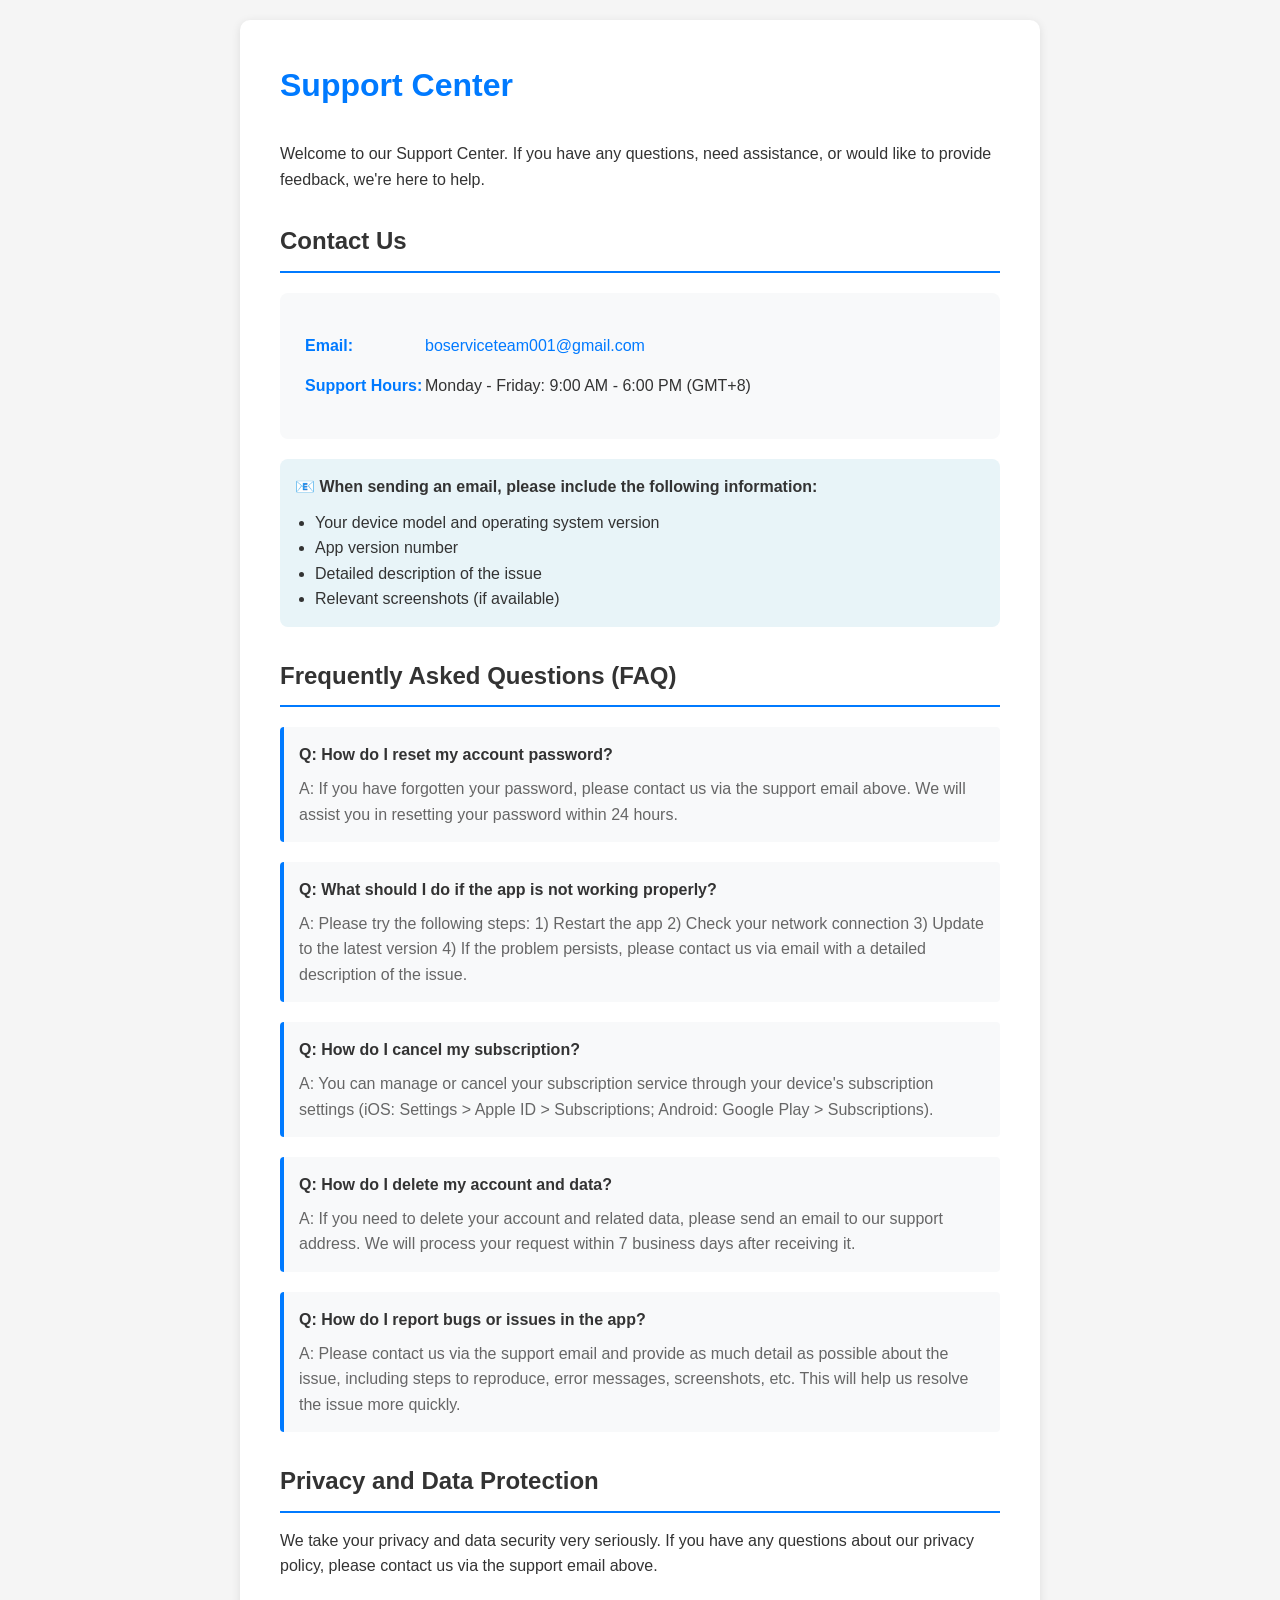
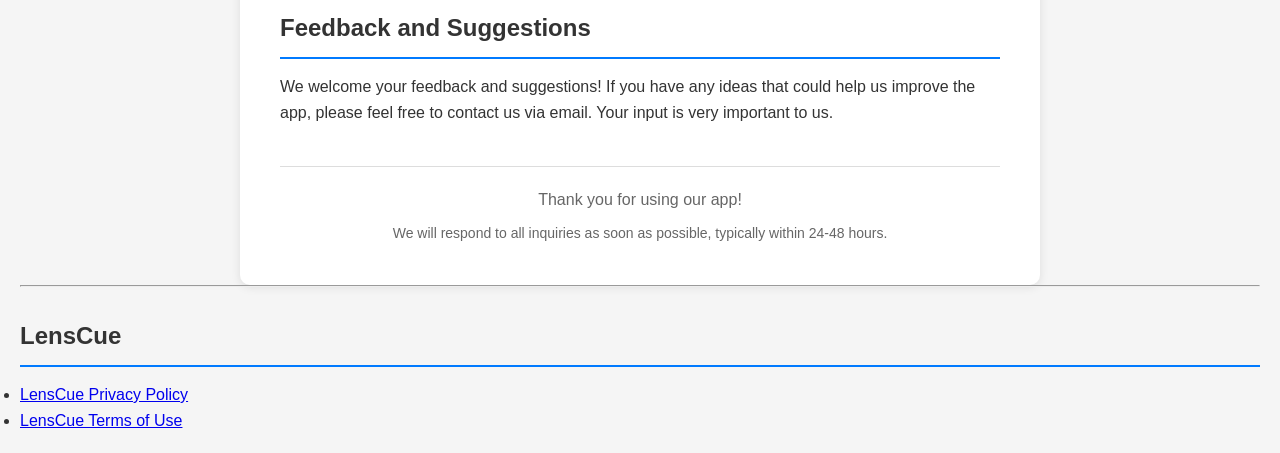
<file: index.html>
<!DOCTYPE html>
<html lang="en">
<head>
    <meta charset="UTF-8">
    <meta name="viewport" content="width=device-width, initial-scale=1.0">
    <title>Support Center - Contact Us</title>
    <style>
        * {
            margin: 0;
            padding: 0;
            box-sizing: border-box;
        }
        
        body {
            font-family: -apple-system, BlinkMacSystemFont, 'Segoe UI', Roboto, 'Helvetica Neue', Arial, sans-serif;
            line-height: 1.6;
            color: #333;
            background-color: #f5f5f5;
            padding: 20px;
        }
        
        .container {
            max-width: 800px;
            margin: 0 auto;
            background: white;
            padding: 40px;
            border-radius: 10px;
            box-shadow: 0 2px 10px rgba(0,0,0,0.1);
        }
        
        h1 {
            color: #007AFF;
            margin-bottom: 30px;
            font-size: 32px;
        }
        
        h2 {
            color: #333;
            margin-top: 30px;
            margin-bottom: 15px;
            font-size: 24px;
            border-bottom: 2px solid #007AFF;
            padding-bottom: 10px;
        }
        
        .contact-section {
            background: #f8f9fa;
            padding: 25px;
            border-radius: 8px;
            margin: 20px 0;
        }
        
        .contact-item {
            margin: 15px 0;
            display: flex;
            align-items: center;
        }
        
        .contact-item strong {
            min-width: 120px;
            color: #007AFF;
        }
        
        .contact-item a {
            color: #007AFF;
            text-decoration: none;
        }
        
        .contact-item a:hover {
            text-decoration: underline;
        }
        
        .faq-item {
            margin: 20px 0;
            padding: 15px;
            background: #f8f9fa;
            border-left: 4px solid #007AFF;
            border-radius: 4px;
        }
        
        .faq-question {
            font-weight: bold;
            color: #333;
            margin-bottom: 8px;
        }
        
        .faq-answer {
            color: #666;
        }
        
        .support-hours {
            background: #e8f4f8;
            padding: 15px;
            border-radius: 8px;
            margin: 20px 0;
        }
        
        .button {
            display: inline-block;
            background: #007AFF;
            color: white;
            padding: 12px 24px;
            border-radius: 6px;
            text-decoration: none;
            margin-top: 10px;
            transition: background 0.3s;
        }
        
        .button:hover {
            background: #0056b3;
        }
        
        @media (max-width: 600px) {
            .container {
                padding: 20px;
            }
            
            h1 {
                font-size: 24px;
            }
            
            .contact-item {
                flex-direction: column;
                align-items: flex-start;
            }
            
            .contact-item strong {
                margin-bottom: 5px;
            }
        }
    </style>
</head>
<body>
    <div class="container">
        <h1>Support Center</h1>
        <p>Welcome to our Support Center. If you have any questions, need assistance, or would like to provide feedback, we're here to help.</p>
        
        <h2>Contact Us</h2>
        <div class="contact-section">
            <div class="contact-item">
                <strong>Email:</strong>
                <a href="mailto:boserviceteam001@gmail.com">boserviceteam001@gmail.com</a>
            </div>
            <div class="contact-item">
                <strong>Support Hours:</strong>
                <span>Monday - Friday: 9:00 AM - 6:00 PM (GMT+8)</span>
            </div>
        </div>
        
        <div class="support-hours">
            <p><strong>📧 When sending an email, please include the following information:</strong></p>
            <ul style="margin-left: 20px; margin-top: 10px;">
                <li>Your device model and operating system version</li>
                <li>App version number</li>
                <li>Detailed description of the issue</li>
                <li>Relevant screenshots (if available)</li>
            </ul>
        </div>
        
        <h2>Frequently Asked Questions (FAQ)</h2>
        
        <div class="faq-item">
            <div class="faq-question">Q: How do I reset my account password?</div>
            <div class="faq-answer">A: If you have forgotten your password, please contact us via the support email above. We will assist you in resetting your password within 24 hours.</div>
        </div>
        
        <div class="faq-item">
            <div class="faq-question">Q: What should I do if the app is not working properly?</div>
            <div class="faq-answer">A: Please try the following steps: 1) Restart the app 2) Check your network connection 3) Update to the latest version 4) If the problem persists, please contact us via email with a detailed description of the issue.</div>
        </div>
        
        <div class="faq-item">
            <div class="faq-question">Q: How do I cancel my subscription?</div>
            <div class="faq-answer">A: You can manage or cancel your subscription service through your device's subscription settings (iOS: Settings > Apple ID > Subscriptions; Android: Google Play > Subscriptions).</div>
        </div>
        
        <div class="faq-item">
            <div class="faq-question">Q: How do I delete my account and data?</div>
            <div class="faq-answer">A: If you need to delete your account and related data, please send an email to our support address. We will process your request within 7 business days after receiving it.</div>
        </div>
        
        <div class="faq-item">
            <div class="faq-question">Q: How do I report bugs or issues in the app?</div>
            <div class="faq-answer">A: Please contact us via the support email and provide as much detail as possible about the issue, including steps to reproduce, error messages, screenshots, etc. This will help us resolve the issue more quickly.</div>
        </div>
        
        <h2>Privacy and Data Protection</h2>
        <p>We take your privacy and data security very seriously. If you have any questions about our privacy policy, please contact us via the support email above.</p>
        
        <h2>Feedback and Suggestions</h2>
        <p>We welcome your feedback and suggestions! If you have any ideas that could help us improve the app, please feel free to contact us via email. Your input is very important to us.</p>
        
        <div style="margin-top: 40px; padding-top: 20px; border-top: 1px solid #ddd; text-align: center; color: #666;">
            <p>Thank you for using our app!</p>
            <p style="margin-top: 10px; font-size: 14px;">We will respond to all inquiries as soon as possible, typically within 24-48 hours.</p>
        </div>
    </div>
  <hr>
  <h2>LensCue</h2>
  <ul>
    <li><a href="lenscue/privacy.html">LensCue Privacy Policy</a></li>
    <li><a href="lenscue/terms.html">LensCue Terms of Use</a></li>
  </ul>
</body>
</html>
</file>
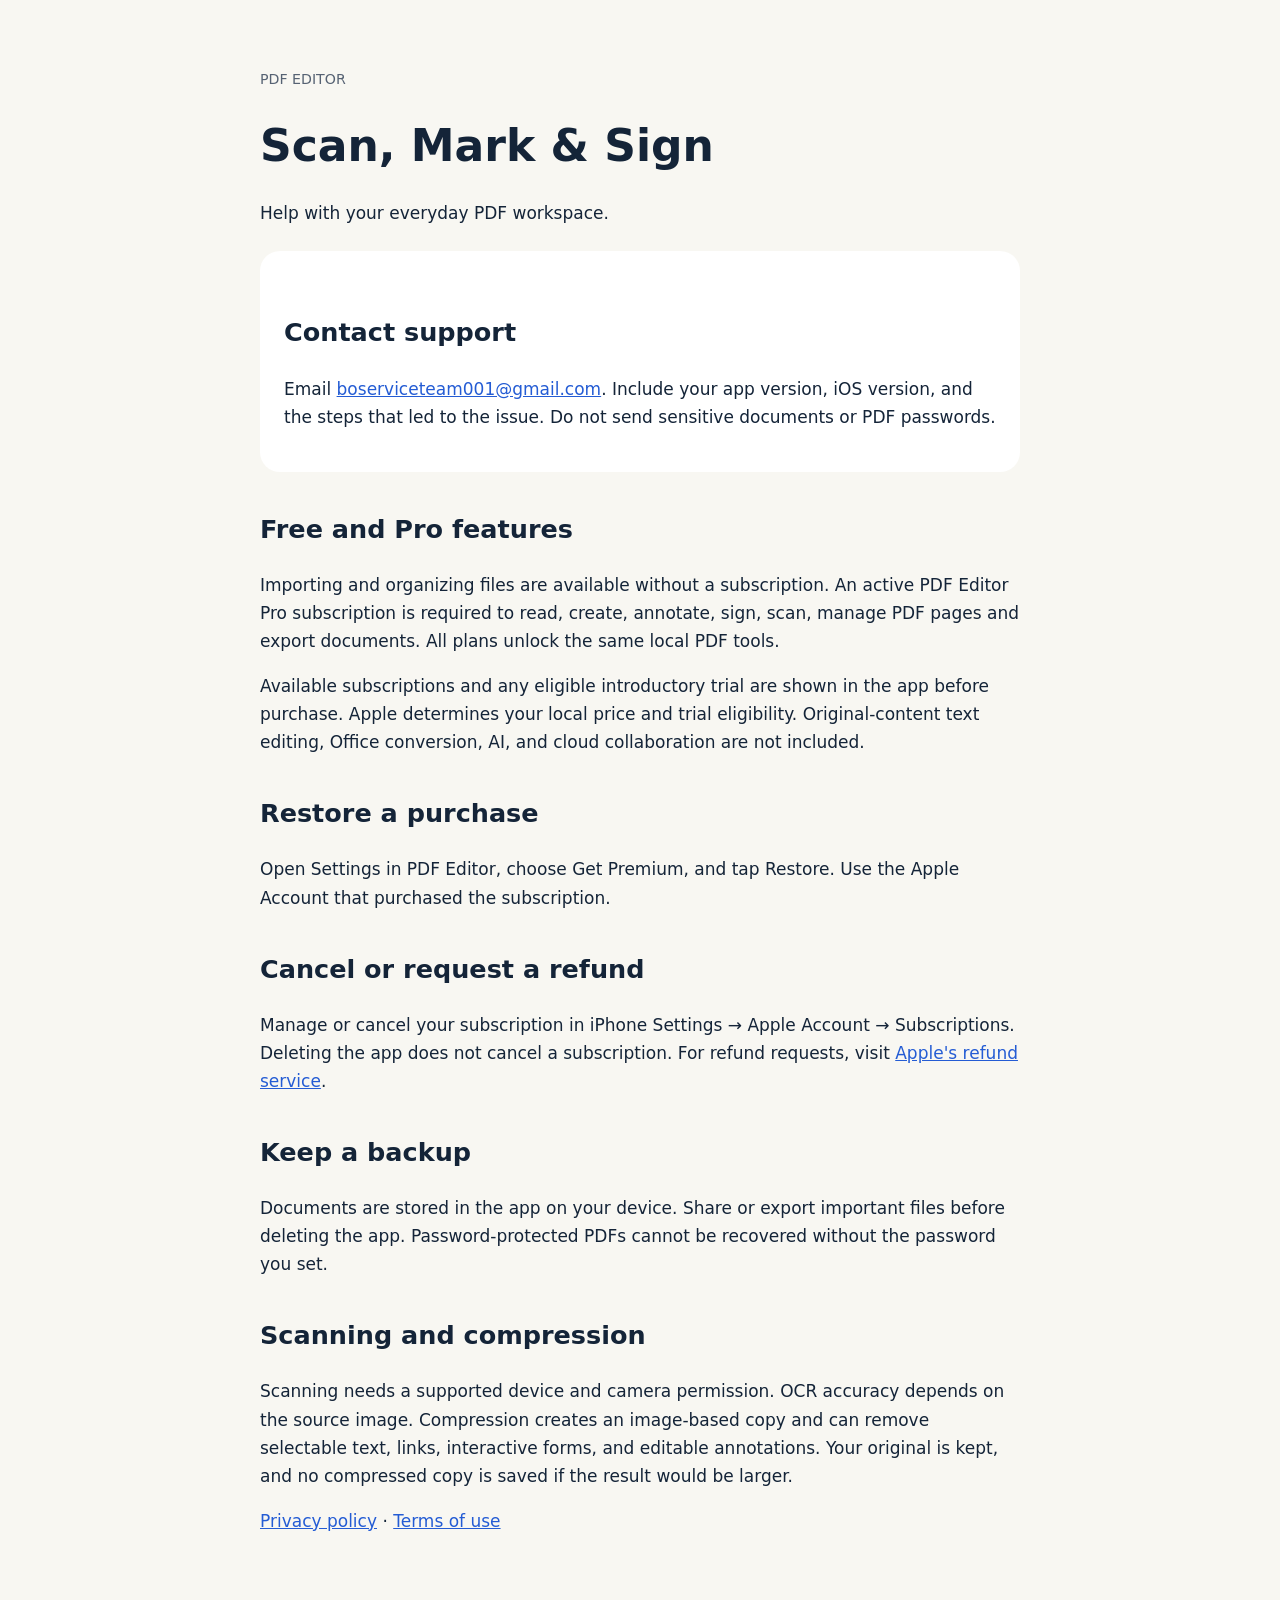
<file: pdf-editor/index.html>
<!doctype html><html lang="en"><meta charset="utf-8"><meta name="viewport" content="width=device-width,initial-scale=1"><title>PDF Editor Support</title><style>body{margin:0;background:#f8f7f2;color:#142438;font:17px/1.65 system-ui}main{max-width:760px;margin:auto;padding:64px 24px}h1{font-size:44px;line-height:1.1}h2{margin-top:36px}a{color:#245cd4}.card{background:white;border-radius:20px;padding:24px;margin:24px 0}small{color:#566273}</style><main><small>PDF EDITOR</small><h1>Scan, Mark &amp; Sign</h1><p>Help with your everyday PDF workspace.</p><div class="card"><h2>Contact support</h2><p>Email <a href="mailto:boserviceteam001@gmail.com?subject=PDF%20Editor%20Support">boserviceteam001@gmail.com</a>. Include your app version, iOS version, and the steps that led to the issue. Do not send sensitive documents or PDF passwords.</p></div><h2>Free and Pro features</h2><p>Importing and organizing files are available without a subscription. An active PDF Editor Pro subscription is required to read, create, annotate, sign, scan, manage PDF pages and export documents. All plans unlock the same local PDF tools.</p><p>Available subscriptions and any eligible introductory trial are shown in the app before purchase. Apple determines your local price and trial eligibility. Original-content text editing, Office conversion, AI, and cloud collaboration are not included.</p><h2>Restore a purchase</h2><p>Open Settings in PDF Editor, choose Get Premium, and tap Restore. Use the Apple Account that purchased the subscription.</p><h2>Cancel or request a refund</h2><p>Manage or cancel your subscription in iPhone Settings → Apple Account → Subscriptions. Deleting the app does not cancel a subscription. For refund requests, visit <a href="https://reportaproblem.apple.com/">Apple's refund service</a>.</p><h2>Keep a backup</h2><p>Documents are stored in the app on your device. Share or export important files before deleting the app. Password-protected PDFs cannot be recovered without the password you set.</p><h2>Scanning and compression</h2><p>Scanning needs a supported device and camera permission. OCR accuracy depends on the source image. Compression creates an image-based copy and can remove selectable text, links, interactive forms, and editable annotations. Your original is kept, and no compressed copy is saved if the result would be larger.</p><p><a href="privacy.html">Privacy policy</a> · <a href="https://www.apple.com/legal/internet-services/itunes/dev/stdeula/">Terms of use</a></p></main></html>
</file>
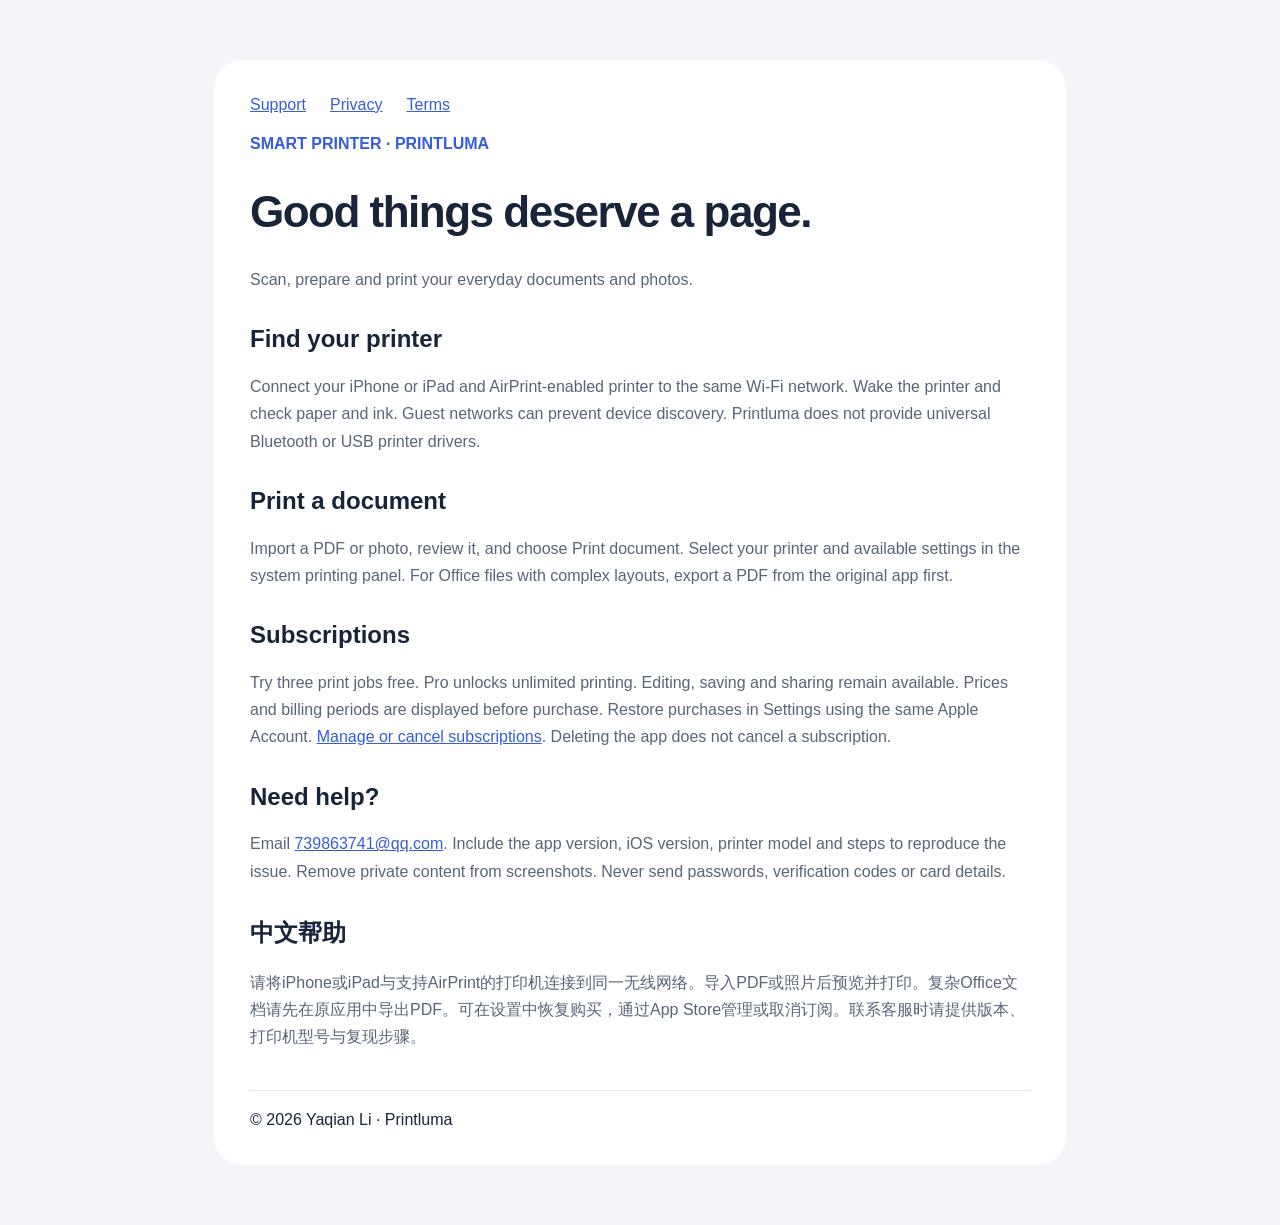
<file: printluma/index.html>
<!doctype html><html lang="en"><head><meta charset="utf-8"><meta name="viewport" content="width=device-width,initial-scale=1"><title>Printluma · index</title><style>body{font-family:-apple-system,BlinkMacSystemFont,sans-serif;background:#f3f5f9;color:#18243a;margin:0}main{max-width:780px;margin:60px auto;padding:36px;background:white;border-radius:28px}h1{font-size:44px;letter-spacing:-1.5px}h2{margin-top:32px}p,li{line-height:1.7;color:#586579}a{color:#345de0}nav{display:flex;gap:24px}.tag{color:#345de0;font-weight:700}footer{margin-top:40px;border-top:1px solid #e1e7f0;padding-top:20px}@media(max-width:600px){main{margin:12px;padding:24px}h1{font-size:34px}}</style></head><body><main><nav><a href="./">Support</a><a href="privacy.html">Privacy</a><a href="terms.html">Terms</a></nav><p class="tag">SMART PRINTER · PRINTLUMA</p><h1>Good things deserve a page.</h1><p>Scan, prepare and print your everyday documents and photos.</p><h2>Find your printer</h2><p>Connect your iPhone or iPad and AirPrint-enabled printer to the same Wi-Fi network. Wake the printer and check paper and ink. Guest networks can prevent device discovery. Printluma does not provide universal Bluetooth or USB printer drivers.</p><h2>Print a document</h2><p>Import a PDF or photo, review it, and choose Print document. Select your printer and available settings in the system printing panel. For Office files with complex layouts, export a PDF from the original app first.</p><h2>Subscriptions</h2><p>Try three print jobs free. Pro unlocks unlimited printing. Editing, saving and sharing remain available. Prices and billing periods are displayed before purchase. Restore purchases in Settings using the same Apple Account. <a href="https://apps.apple.com/account/subscriptions">Manage or cancel subscriptions</a>. Deleting the app does not cancel a subscription.</p><h2>Need help?</h2><p>Email <a href="mailto:739863741@qq.com">739863741@qq.com</a>. Include the app version, iOS version, printer model and steps to reproduce the issue. Remove private content from screenshots. Never send passwords, verification codes or card details.</p><h2>中文帮助</h2><p>请将iPhone或iPad与支持AirPrint的打印机连接到同一无线网络。导入PDF或照片后预览并打印。复杂Office文档请先在原应用中导出PDF。可在设置中恢复购买，通过App Store管理或取消订阅。联系客服时请提供版本、打印机型号与复现步骤。</p><footer>© 2026 Yaqian Li · Printluma</footer></main></body></html>
</file>
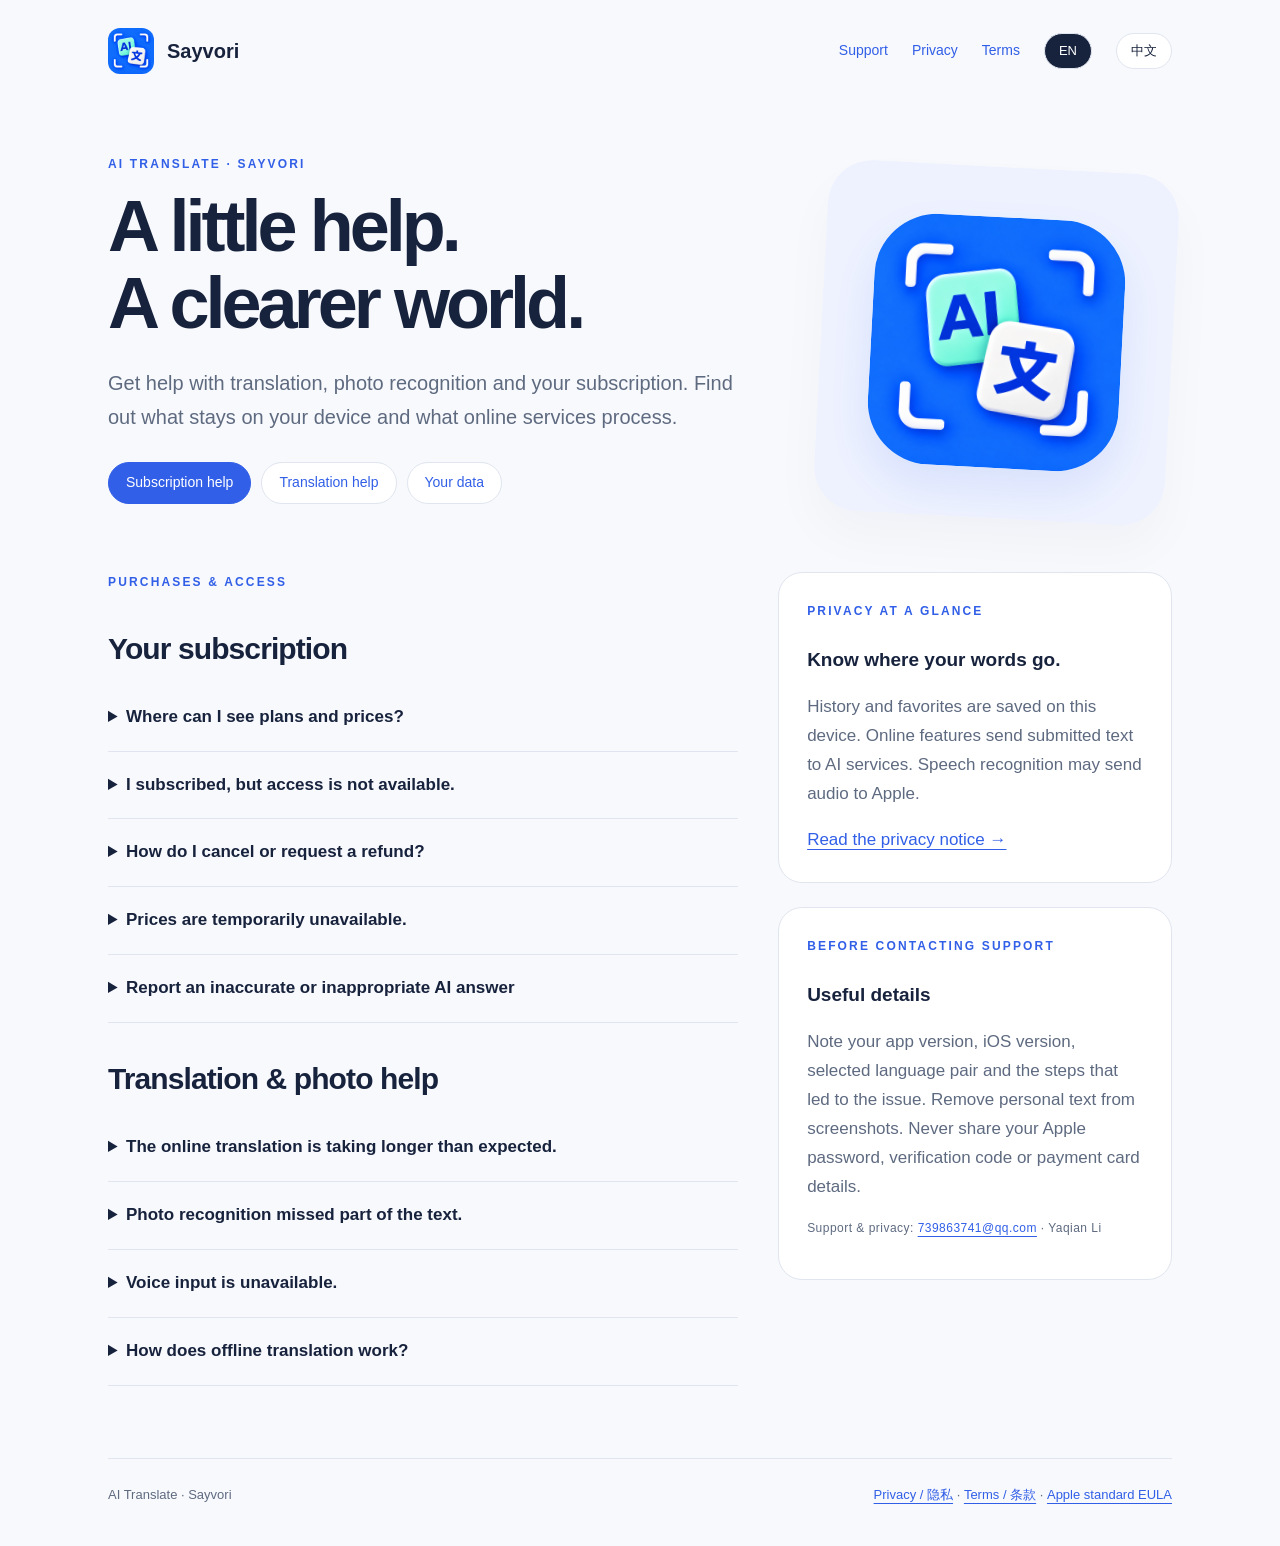
<file: sayvori/index.html>
<!doctype html><html lang="en"><head><meta charset="utf-8"><meta name="viewport" content="width=device-width,initial-scale=1"><title>Sayvori — Support</title><meta name="description" content="Help with Sayvori photo, text and voice translation, subscriptions and privacy."><link rel="icon" href="assets/icon.png"><link rel="stylesheet" href="styles.css"><script defer src="site.js"></script></head><body>
<header><a class="brand" href="index.html"><img src="assets/icon.png" alt="Sayvori icon">Sayvori</a><nav aria-label="Main navigation"><a href="index.html"><span data-lang="en">Support</span><span data-lang="zh" hidden>使用帮助</span></a><a href="privacy.html"><span data-lang="en">Privacy</span><span data-lang="zh" hidden>隐私</span></a><a href="terms.html"><span data-lang="en">Terms</span><span data-lang="zh" hidden>条款</span></a><button class="lang" data-set-lang="en" aria-pressed="true">EN</button><button class="lang" data-set-lang="zh" aria-pressed="false">中文</button></nav></header>

<section class="hero"><div><div class="eyebrow">AI Translate · Sayvori</div><h1 data-lang="en">A little help.<br>A clearer world.</h1><h1 data-lang="zh" hidden>读懂世界，<br>从这里开始。</h1><p class="lede" data-lang="en">Get help with translation, photo recognition and your subscription. Find out what stays on your device and what online services process.</p><p class="lede" data-lang="zh" hidden>了解翻译、拍照识别与订阅的使用方法，以及哪些内容保存在设备上、哪些内容会交给在线服务处理。</p><div class="shortcuts"><a class="pill primary" href="#subscriptions"><span data-lang="en">Subscription help</span><span data-lang="zh" hidden>订阅帮助</span></a><a class="pill" href="#translation"><span data-lang="en">Translation help</span><span data-lang="zh" hidden>翻译帮助</span></a><a class="pill" href="privacy.html"><span data-lang="en">Your data</span><span data-lang="zh" hidden>数据与隐私</span></a></div></div><div class="hero-art"><img src="assets/icon.png" alt="AI and 文 translation cards with a camera frame"></div></section>
<main><div class="layout"><div><section id="subscriptions"><div class="eyebrow" data-lang="en">Purchases & access</div><div class="eyebrow" data-lang="zh" hidden>购买与权益</div><h2 data-lang="en">Your subscription</h2><h2 data-lang="zh" hidden>你的订阅</h2>
<details><summary><span data-lang="en">Where can I see plans and prices?</span><span data-lang="zh" hidden>在哪里查看方案与价格？</span></summary><p data-lang="en">Open the Premium entry on the main page. Available plans and localized prices come from the App Store. Review the period and total amount shown by Apple before confirming. Core translation features require an active subscription.</p><p data-lang="zh" hidden>在一级页面打开会员入口。可购买套餐和本地化价格由 App Store 返回，请在确认前查看 Apple 显示的订阅周期与总金额。核心翻译功能需要有效订阅。</p></details>
<details><summary><span data-lang="en">I subscribed, but access is not available.</span><span data-lang="zh" hidden>已经订阅，为什么没有解锁？</span></summary><p data-lang="en">Check that the subscription is active under your Apple Account and that you are using the account that made the purchase. Connect to the internet, then choose Restore purchases in Sayvori. A pending purchase may need approval. An expired subscription does not restore active access.</p><p data-lang="zh" hidden>先在 Apple 账户中确认订阅有效，并使用购买时的账户。联网后在 Sayvori 选择“恢复购买”。待批准的购买可能需要先完成批准；已到期的订阅不会恢复有效权益。</p></details>
<details><summary><span data-lang="en">How do I cancel or request a refund?</span><span data-lang="zh" hidden>如何取消订阅或申请退款？</span></summary><p data-lang="en">Use Settings → Apple Account → Subscriptions on your iPhone, or Manage subscription inside Sayvori. Deleting the app does not cancel a subscription. Apple manages billing and refund decisions. Visit <a href="https://reportaproblem.apple.com/">Apple’s purchase support</a> for refund requests.</p><p data-lang="zh" hidden>在 iPhone“设置 → Apple 账户 → 订阅”中管理，或在 Sayvori 内选择“管理订阅”。删除 App 不会取消订阅。Apple 负责计费与退款决定；退款申请请使用 <a href="https://reportaproblem.apple.com/">Apple 购买支持</a>。</p></details>
<details><summary><span data-lang="en">Prices are temporarily unavailable.</span><span data-lang="zh" hidden>暂时无法加载订阅价格。</span></summary><p data-lang="en">Check your connection and App Store availability, then retry. Do not confirm a purchase unless the App Store shows the intended product, period and total price. Restoring purchases will not start a new subscription.</p><p data-lang="zh" hidden>检查网络与 App Store 是否可用后重试。在 Apple 显示正确产品、周期与总价前不要确认购买。“恢复购买”不会新建一笔订阅。</p></details></section>
<section id="translation"><details><summary><span data-lang="en">Report an inaccurate or inappropriate AI answer</span><span data-lang="zh" hidden>反馈错误或不当的 AI 回答</span></summary><p data-lang="en">Email support with the issue, selected language and approximate time. Include an excerpt only if you choose to and remove personal information. We review reports and address confirmed issues. AI output may be inaccurate or inappropriate: do not rely on it for medical, legal, financial or emergency decisions.</p><p data-lang="zh" hidden>请通过客服邮箱提供问题、所选语言和大致发生时间。是否附上内容片段由你决定，请先删除个人信息。我们会检查反馈并处理确认的问题。AI 输出可能错误或不恰当，不应作为医疗、法律、财务或紧急事项的决策依据。</p></details><h2 data-lang="en">Translation & photo help</h2><h2 data-lang="zh" hidden>翻译与拍照帮助</h2>
<details><summary><span data-lang="en">The online translation is taking longer than expected.</span><span data-lang="zh" hidden>在线翻译等待时间较长。</span></summary><p data-lang="en">Keep the app open while a request is processing. You can cancel and retry without re-entering your text. A backup provider may be used when the primary service cannot complete a request. For long text, try smaller sections. AI output can contain mistakes; verify critical wording.</p><p data-lang="zh" hidden>请求进行中请保持 App 打开；可以取消后重试，无需重新输入文字。主服务无法完成请求时，可能切换备用服务。长文本可分段尝试。AI 输出可能出错，重要内容请核对。</p></details>
<details><summary><span data-lang="en">Photo recognition missed part of the text.</span><span data-lang="zh" hidden>拍照没有识别出完整文字。</span></summary><p data-lang="en">Use a sharp, well-lit image with readable text. Keep the page flat and reduce reflections. Recognition runs on the device; online translation receives the recognized text. Review names, numbers and handwritten text carefully.</p><p data-lang="zh" hidden>使用清晰、光照均匀且文字可辨的照片，尽量保持页面平整并减少反光。识别在设备上进行，在线翻译接收识别出的文字。姓名、数字和手写内容尤其需要核对。</p></details>
<details><summary><span data-lang="en">Voice input is unavailable.</span><span data-lang="zh" hidden>语音输入不可用。</span></summary><p data-lang="en">Allow microphone and speech recognition access in iOS Settings. Availability depends on the language, device and Apple’s speech service. Some speech recognition may require a network connection. You can still type text instead.</p><p data-lang="zh" hidden>请在 iOS 设置中允许麦克风和语音识别权限。可用性取决于语言、设备及 Apple 语音服务，部分语音识别需要联网；也可以改为输入文字。</p></details>
<details><summary><span data-lang="en">How does offline translation work?</span><span data-lang="zh" hidden>离线翻译如何使用？</span></summary><p data-lang="en">Choose supported on-device languages and download Apple’s required language models while online. Language support and downloads depend on the OS and device. Online AI assistance and online provider translation still need a connection; downloading a language does not make those services offline.</p><p data-lang="zh" hidden>联网时选择设备支持的语言，并下载 Apple 所需的语言模型。支持情况取决于系统与设备。在线 AI 助手和供应商在线翻译仍需网络，下载语言不会让这些在线服务变成离线服务。</p></details></section></div>
<aside><section class="panel"><div class="eyebrow" data-lang="en">Privacy at a glance</div><div class="eyebrow" data-lang="zh" hidden>隐私速览</div><h3 data-lang="en">Know where your words go.</h3><h3 data-lang="zh" hidden>了解文字如何被处理。</h3><p data-lang="en">History and favorites are saved on this device. Online features send submitted text to AI services. Speech recognition may send audio to Apple.</p><p data-lang="zh" hidden>历史记录与收藏保存在设备上。在线功能会向 AI 服务发送提交的文字；语音识别可能向 Apple 发送音频。</p><a href="privacy.html"><span data-lang="en">Read the privacy notice →</span><span data-lang="zh" hidden>阅读隐私说明 →</span></a></section><section class="panel" style="margin-top:24px"><div class="eyebrow" data-lang="en">Before contacting support</div><div class="eyebrow" data-lang="zh" hidden>联系支持前</div><h3 data-lang="en">Useful details</h3><h3 data-lang="zh" hidden>准备这些信息</h3><p data-lang="en">Note your app version, iOS version, selected language pair and the steps that led to the issue. Remove personal text from screenshots. Never share your Apple password, verification code or payment card details.</p><p data-lang="zh" hidden>记录 App 与 iOS 版本、语言组合和问题复现步骤。发送截图前移除私人文字。不要提供 Apple 密码、验证码或银行卡信息。</p><p class="tag" data-lang="en">Support &amp; privacy: <a href="mailto:739863741@qq.com">739863741@qq.com</a> · Yaqian Li</p><p class="tag" data-lang="zh" hidden>客服与隐私联系：<a href="mailto:739863741@qq.com">739863741@qq.com</a> · Yaqian Li</p></section></aside></div></main><footer><span>AI Translate · Sayvori</span><span><a href="privacy.html">Privacy / 隐私</a> · <a href="terms.html">Terms / 条款</a> · <a href="https://www.apple.com/legal/internet-services/itunes/dev/stdeula/">Apple standard EULA</a></span></footer></body></html>
</file>
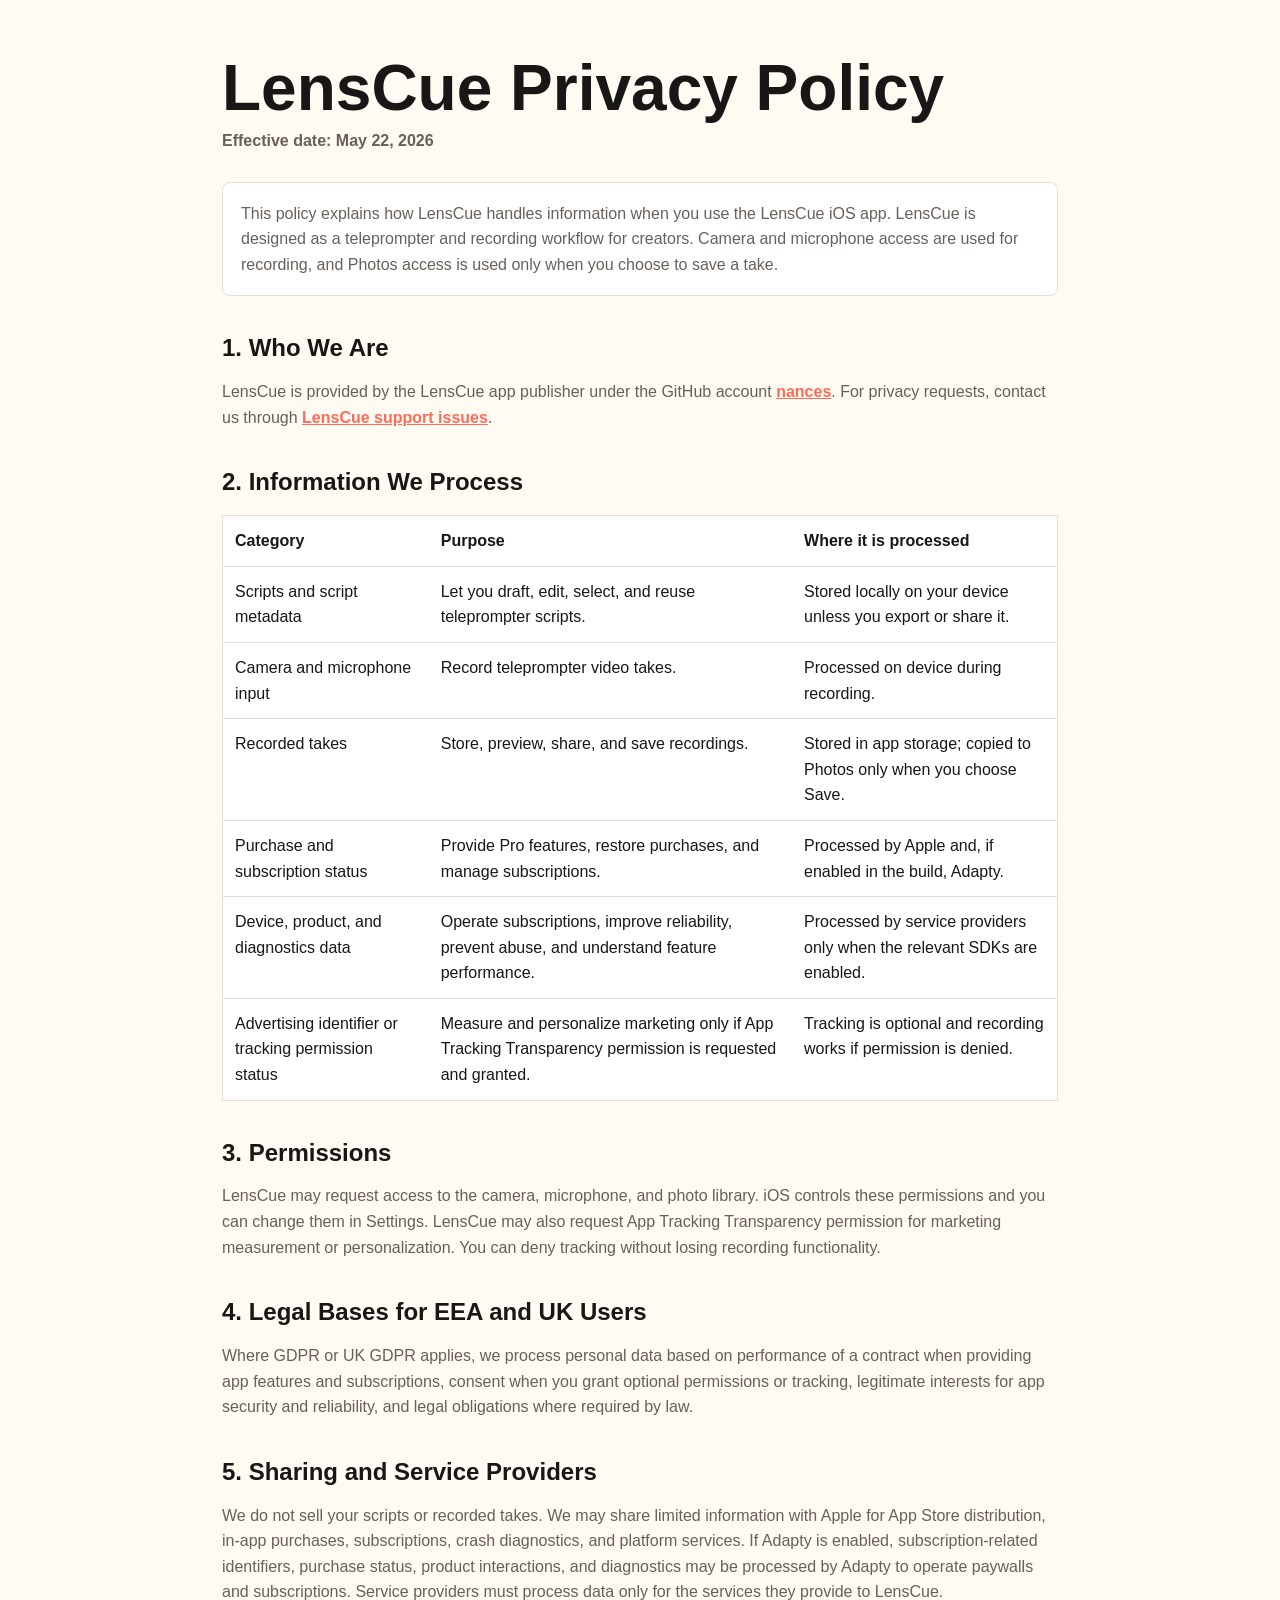
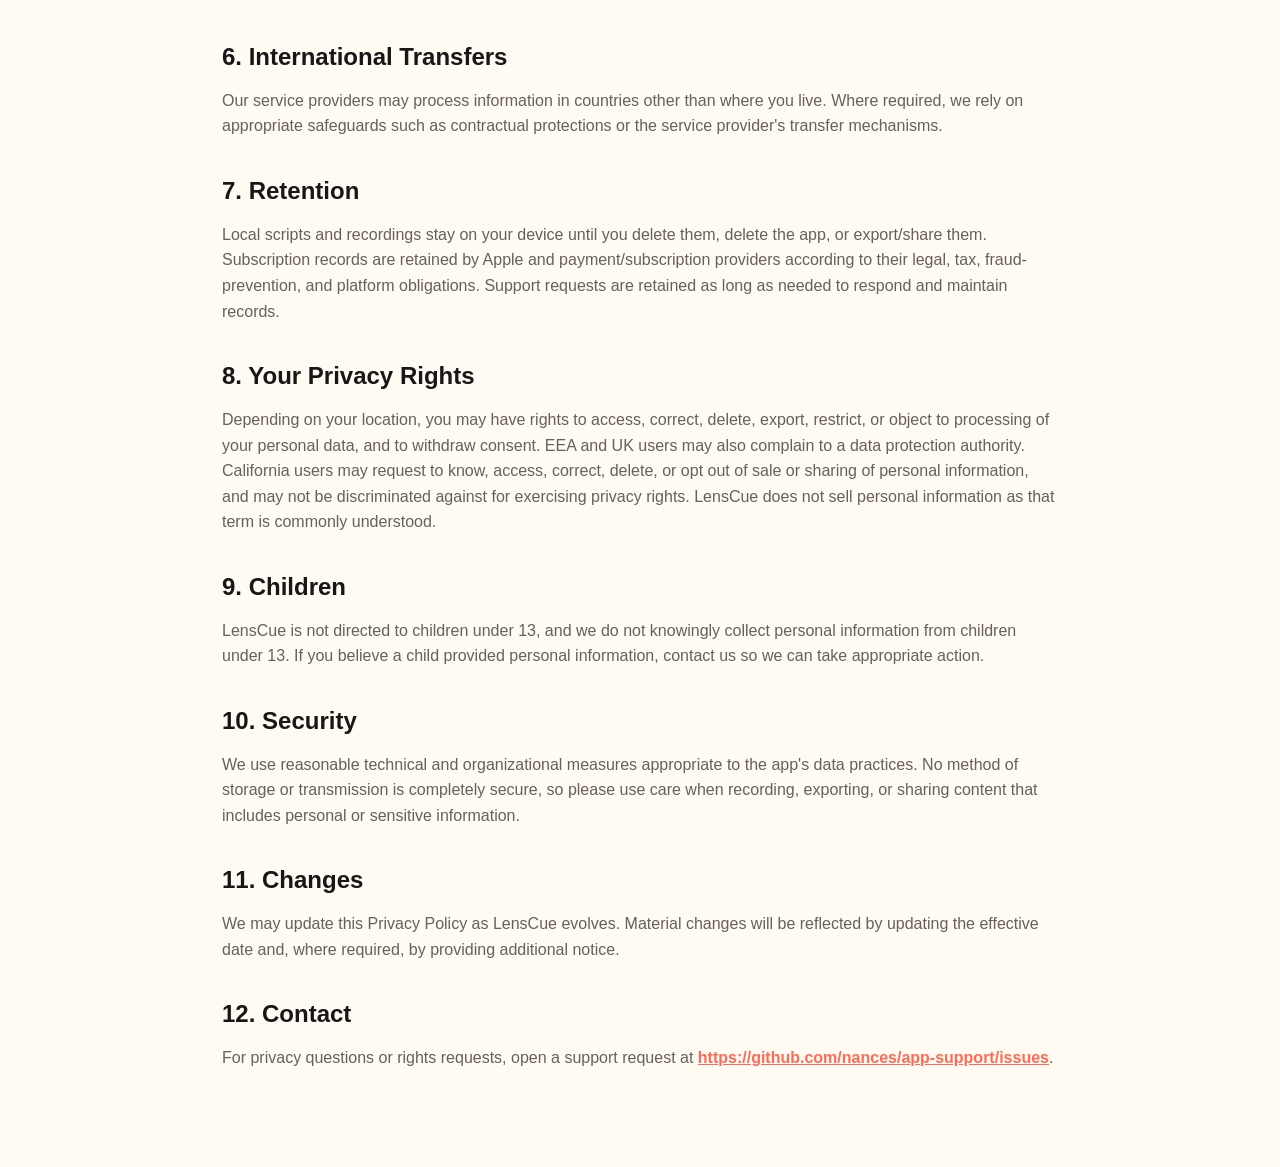
<file: lenscue/privacy.html>
<!doctype html>
<html lang="en">
<head>
  <meta charset="utf-8">
  <meta name="viewport" content="width=device-width, initial-scale=1">
  <title>LensCue Privacy Policy</title>
  <style>
    :root { color-scheme: light; --ink:#181716; --muted:#67605b; --line:#e8dfd4; --paper:#fffaf2; --accent:#ff6b57; }
    * { box-sizing: border-box; }
    body { margin: 0; font: 16px/1.6 -apple-system, BlinkMacSystemFont, "Segoe UI", sans-serif; color: var(--ink); background: var(--paper); }
    main { max-width: 880px; margin: 0 auto; padding: 56px 22px 80px; }
    h1 { margin: 0 0 8px; font-size: clamp(36px, 8vw, 64px); line-height: 1; letter-spacing: 0; }
    h2 { margin: 38px 0 10px; font-size: 24px; line-height: 1.2; }
    p, li { color: var(--muted); }
    a { color: var(--accent); font-weight: 700; }
    .meta { margin: 0 0 28px; color: var(--muted); font-weight: 700; }
    .notice { border: 1px solid var(--line); background: white; padding: 18px; border-radius: 8px; }
    table { width: 100%; border-collapse: collapse; margin: 18px 0; background: white; border: 1px solid var(--line); }
    th, td { padding: 12px; border-bottom: 1px solid var(--line); text-align: left; vertical-align: top; }
    th { color: var(--ink); }
  </style>
</head>
<body>
<main>
  <h1>LensCue Privacy Policy</h1>
  <p class="meta">Effective date: May 22, 2026</p>

  <p class="notice">This policy explains how LensCue handles information when you use the LensCue iOS app. LensCue is designed as a teleprompter and recording workflow for creators. Camera and microphone access are used for recording, and Photos access is used only when you choose to save a take.</p>

  <h2>1. Who We Are</h2>
  <p>LensCue is provided by the LensCue app publisher under the GitHub account <a href="https://github.com/nances">nances</a>. For privacy requests, contact us through <a href="https://github.com/nances/app-support/issues">LensCue support issues</a>.</p>

  <h2>2. Information We Process</h2>
  <table>
    <thead><tr><th>Category</th><th>Purpose</th><th>Where it is processed</th></tr></thead>
    <tbody>
      <tr><td>Scripts and script metadata</td><td>Let you draft, edit, select, and reuse teleprompter scripts.</td><td>Stored locally on your device unless you export or share it.</td></tr>
      <tr><td>Camera and microphone input</td><td>Record teleprompter video takes.</td><td>Processed on device during recording.</td></tr>
      <tr><td>Recorded takes</td><td>Store, preview, share, and save recordings.</td><td>Stored in app storage; copied to Photos only when you choose Save.</td></tr>
      <tr><td>Purchase and subscription status</td><td>Provide Pro features, restore purchases, and manage subscriptions.</td><td>Processed by Apple and, if enabled in the build, Adapty.</td></tr>
      <tr><td>Device, product, and diagnostics data</td><td>Operate subscriptions, improve reliability, prevent abuse, and understand feature performance.</td><td>Processed by service providers only when the relevant SDKs are enabled.</td></tr>
      <tr><td>Advertising identifier or tracking permission status</td><td>Measure and personalize marketing only if App Tracking Transparency permission is requested and granted.</td><td>Tracking is optional and recording works if permission is denied.</td></tr>
    </tbody>
  </table>

  <h2>3. Permissions</h2>
  <p>LensCue may request access to the camera, microphone, and photo library. iOS controls these permissions and you can change them in Settings. LensCue may also request App Tracking Transparency permission for marketing measurement or personalization. You can deny tracking without losing recording functionality.</p>

  <h2>4. Legal Bases for EEA and UK Users</h2>
  <p>Where GDPR or UK GDPR applies, we process personal data based on performance of a contract when providing app features and subscriptions, consent when you grant optional permissions or tracking, legitimate interests for app security and reliability, and legal obligations where required by law.</p>

  <h2>5. Sharing and Service Providers</h2>
  <p>We do not sell your scripts or recorded takes. We may share limited information with Apple for App Store distribution, in-app purchases, subscriptions, crash diagnostics, and platform services. If Adapty is enabled, subscription-related identifiers, purchase status, product interactions, and diagnostics may be processed by Adapty to operate paywalls and subscriptions. Service providers must process data only for the services they provide to LensCue.</p>

  <h2>6. International Transfers</h2>
  <p>Our service providers may process information in countries other than where you live. Where required, we rely on appropriate safeguards such as contractual protections or the service provider's transfer mechanisms.</p>

  <h2>7. Retention</h2>
  <p>Local scripts and recordings stay on your device until you delete them, delete the app, or export/share them. Subscription records are retained by Apple and payment/subscription providers according to their legal, tax, fraud-prevention, and platform obligations. Support requests are retained as long as needed to respond and maintain records.</p>

  <h2>8. Your Privacy Rights</h2>
  <p>Depending on your location, you may have rights to access, correct, delete, export, restrict, or object to processing of your personal data, and to withdraw consent. EEA and UK users may also complain to a data protection authority. California users may request to know, access, correct, delete, or opt out of sale or sharing of personal information, and may not be discriminated against for exercising privacy rights. LensCue does not sell personal information as that term is commonly understood.</p>

  <h2>9. Children</h2>
  <p>LensCue is not directed to children under 13, and we do not knowingly collect personal information from children under 13. If you believe a child provided personal information, contact us so we can take appropriate action.</p>

  <h2>10. Security</h2>
  <p>We use reasonable technical and organizational measures appropriate to the app's data practices. No method of storage or transmission is completely secure, so please use care when recording, exporting, or sharing content that includes personal or sensitive information.</p>

  <h2>11. Changes</h2>
  <p>We may update this Privacy Policy as LensCue evolves. Material changes will be reflected by updating the effective date and, where required, by providing additional notice.</p>

  <h2>12. Contact</h2>
  <p>For privacy questions or rights requests, open a support request at <a href="https://github.com/nances/app-support/issues">https://github.com/nances/app-support/issues</a>.</p>
</main>
</body>
</html>
</file>
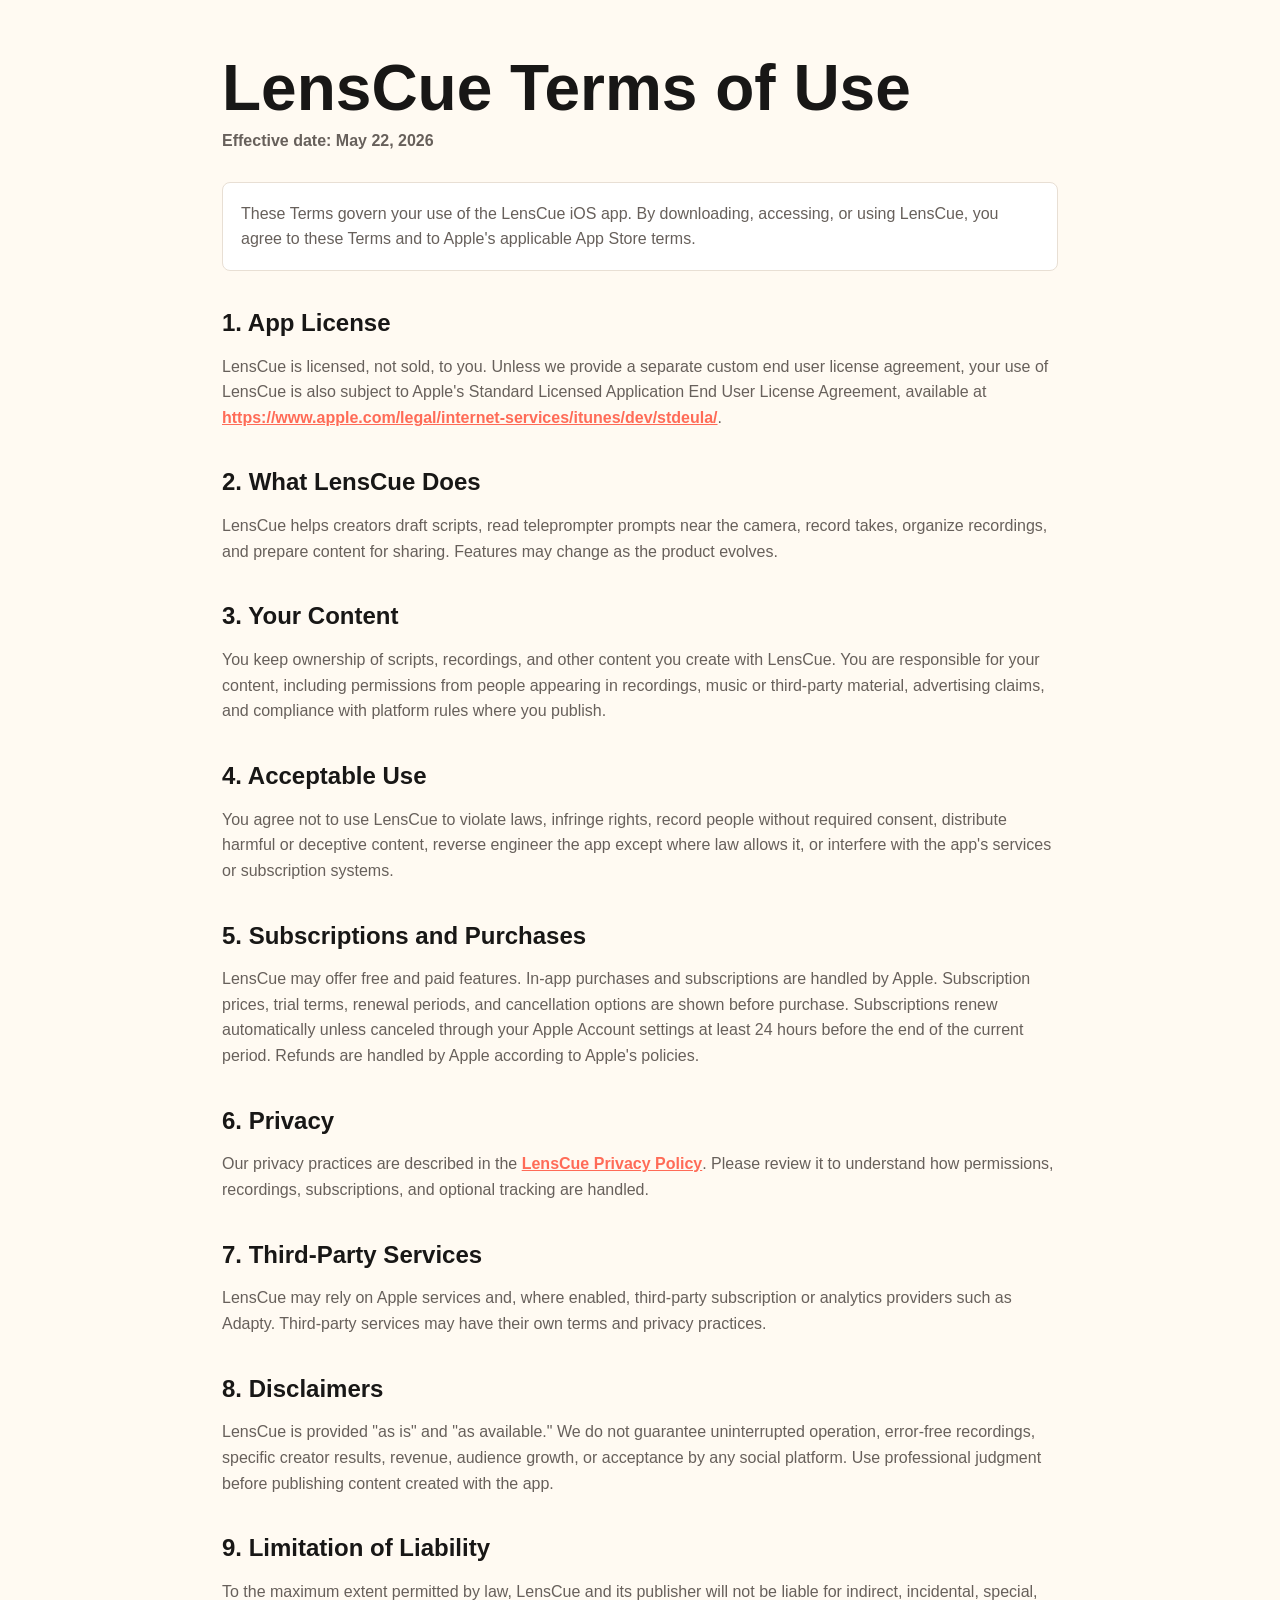
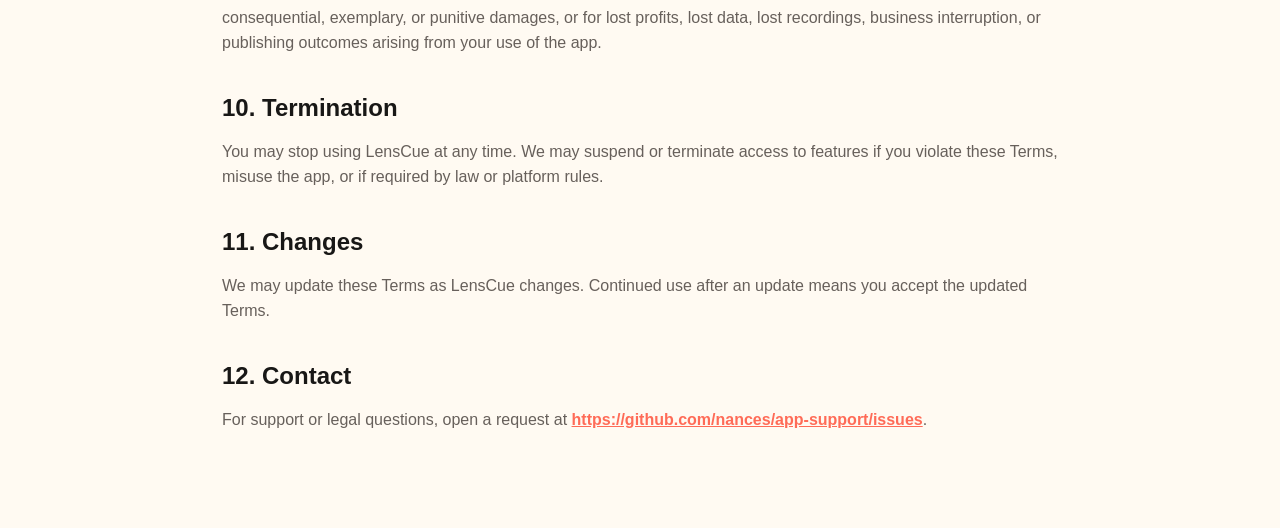
<file: lenscue/terms.html>
<!doctype html>
<html lang="en">
<head>
  <meta charset="utf-8">
  <meta name="viewport" content="width=device-width, initial-scale=1">
  <title>LensCue Terms of Use</title>
  <style>
    :root { color-scheme: light; --ink:#181716; --muted:#67605b; --line:#e8dfd4; --paper:#fffaf2; --accent:#ff6b57; }
    * { box-sizing: border-box; }
    body { margin: 0; font: 16px/1.6 -apple-system, BlinkMacSystemFont, "Segoe UI", sans-serif; color: var(--ink); background: var(--paper); }
    main { max-width: 880px; margin: 0 auto; padding: 56px 22px 80px; }
    h1 { margin: 0 0 8px; font-size: clamp(36px, 8vw, 64px); line-height: 1; letter-spacing: 0; }
    h2 { margin: 38px 0 10px; font-size: 24px; line-height: 1.2; }
    p, li { color: var(--muted); }
    a { color: var(--accent); font-weight: 700; }
    .meta { margin: 0 0 28px; color: var(--muted); font-weight: 700; }
    .notice { border: 1px solid var(--line); background: white; padding: 18px; border-radius: 8px; }
  </style>
</head>
<body>
<main>
  <h1>LensCue Terms of Use</h1>
  <p class="meta">Effective date: May 22, 2026</p>

  <p class="notice">These Terms govern your use of the LensCue iOS app. By downloading, accessing, or using LensCue, you agree to these Terms and to Apple's applicable App Store terms.</p>

  <h2>1. App License</h2>
  <p>LensCue is licensed, not sold, to you. Unless we provide a separate custom end user license agreement, your use of LensCue is also subject to Apple's Standard Licensed Application End User License Agreement, available at <a href="https://www.apple.com/legal/internet-services/itunes/dev/stdeula/">https://www.apple.com/legal/internet-services/itunes/dev/stdeula/</a>.</p>

  <h2>2. What LensCue Does</h2>
  <p>LensCue helps creators draft scripts, read teleprompter prompts near the camera, record takes, organize recordings, and prepare content for sharing. Features may change as the product evolves.</p>

  <h2>3. Your Content</h2>
  <p>You keep ownership of scripts, recordings, and other content you create with LensCue. You are responsible for your content, including permissions from people appearing in recordings, music or third-party material, advertising claims, and compliance with platform rules where you publish.</p>

  <h2>4. Acceptable Use</h2>
  <p>You agree not to use LensCue to violate laws, infringe rights, record people without required consent, distribute harmful or deceptive content, reverse engineer the app except where law allows it, or interfere with the app's services or subscription systems.</p>

  <h2>5. Subscriptions and Purchases</h2>
  <p>LensCue may offer free and paid features. In-app purchases and subscriptions are handled by Apple. Subscription prices, trial terms, renewal periods, and cancellation options are shown before purchase. Subscriptions renew automatically unless canceled through your Apple Account settings at least 24 hours before the end of the current period. Refunds are handled by Apple according to Apple's policies.</p>

  <h2>6. Privacy</h2>
  <p>Our privacy practices are described in the <a href="privacy.html">LensCue Privacy Policy</a>. Please review it to understand how permissions, recordings, subscriptions, and optional tracking are handled.</p>

  <h2>7. Third-Party Services</h2>
  <p>LensCue may rely on Apple services and, where enabled, third-party subscription or analytics providers such as Adapty. Third-party services may have their own terms and privacy practices.</p>

  <h2>8. Disclaimers</h2>
  <p>LensCue is provided "as is" and "as available." We do not guarantee uninterrupted operation, error-free recordings, specific creator results, revenue, audience growth, or acceptance by any social platform. Use professional judgment before publishing content created with the app.</p>

  <h2>9. Limitation of Liability</h2>
  <p>To the maximum extent permitted by law, LensCue and its publisher will not be liable for indirect, incidental, special, consequential, exemplary, or punitive damages, or for lost profits, lost data, lost recordings, business interruption, or publishing outcomes arising from your use of the app.</p>

  <h2>10. Termination</h2>
  <p>You may stop using LensCue at any time. We may suspend or terminate access to features if you violate these Terms, misuse the app, or if required by law or platform rules.</p>

  <h2>11. Changes</h2>
  <p>We may update these Terms as LensCue changes. Continued use after an update means you accept the updated Terms.</p>

  <h2>12. Contact</h2>
  <p>For support or legal questions, open a request at <a href="https://github.com/nances/app-support/issues">https://github.com/nances/app-support/issues</a>.</p>
</main>
</body>
</html>
</file>
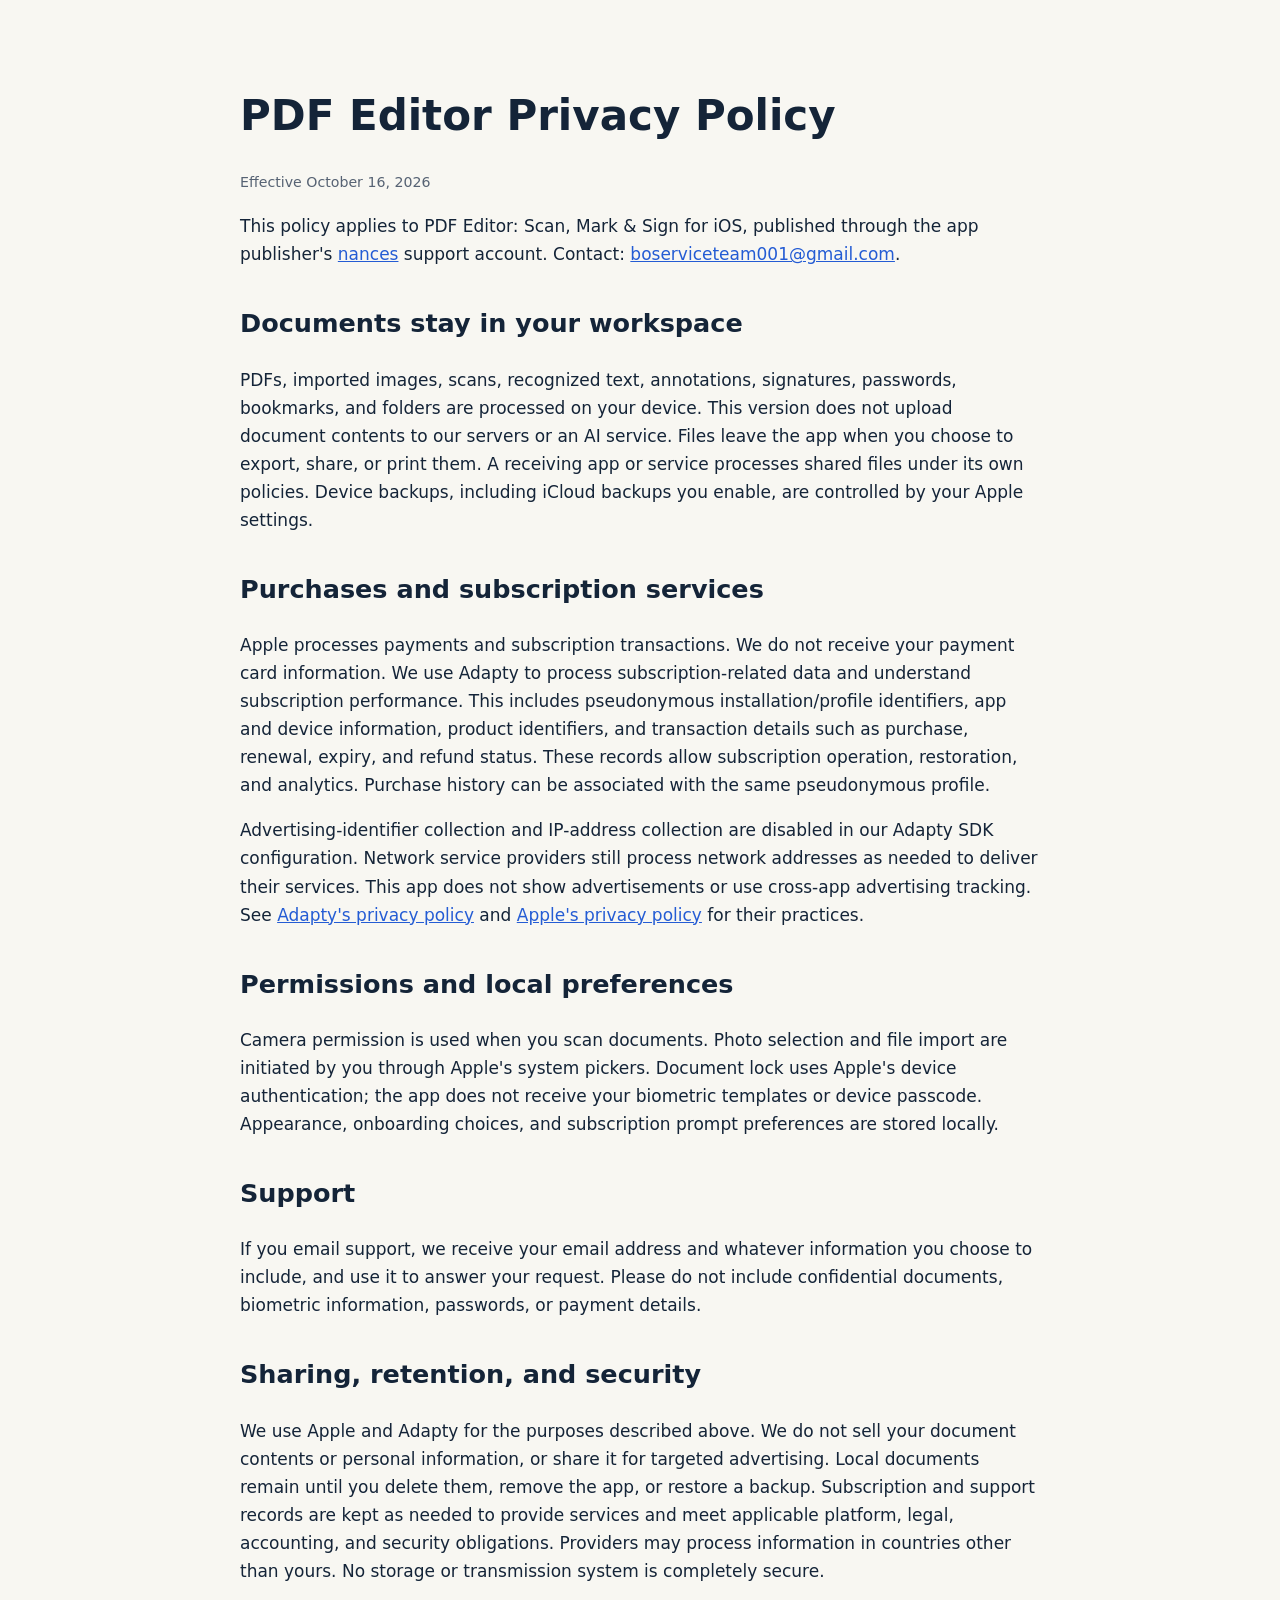
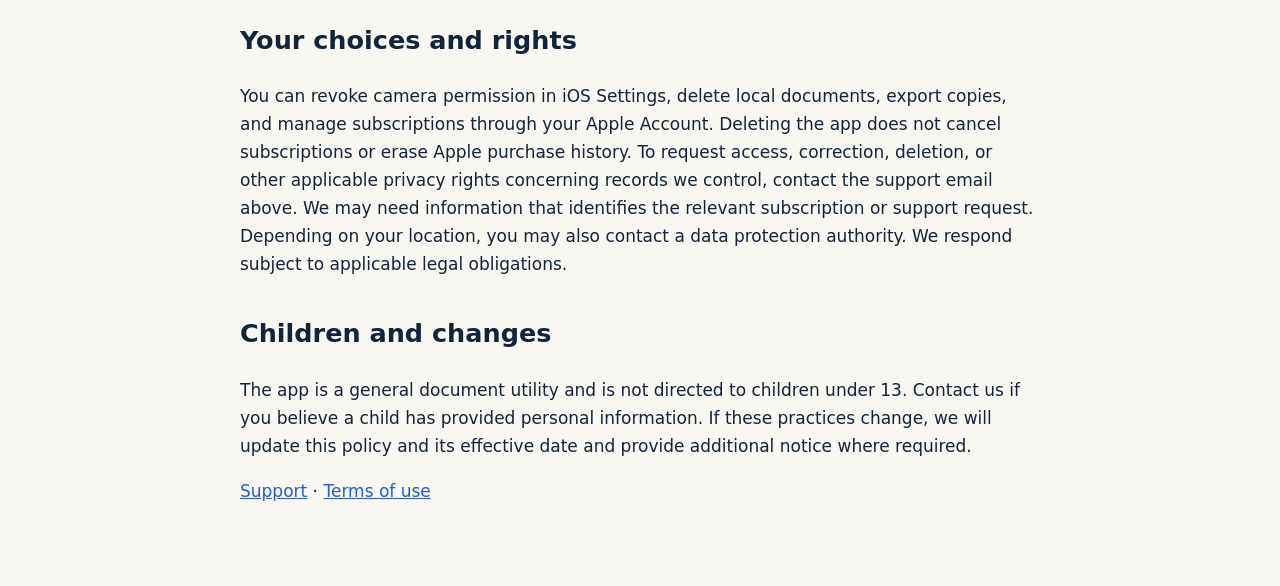
<file: pdf-editor/privacy.html>
<!doctype html><html lang="en"><meta charset="utf-8"><meta name="viewport" content="width=device-width,initial-scale=1"><title>PDF Editor Privacy Policy</title><style>body{margin:0;background:#f8f7f2;color:#142438;font:17px/1.65 system-ui}main{max-width:800px;margin:auto;padding:64px 24px}h1{font-size:42px;line-height:1.12}h2{margin-top:34px}a{color:#245cd4}small{color:#566273}</style><main><h1>PDF Editor Privacy Policy</h1><small>Effective October 16, 2026</small><p>This policy applies to PDF Editor: Scan, Mark &amp; Sign for iOS, published through the app publisher's <a href="https://github.com/nances">nances</a> support account. Contact: <a href="mailto:boserviceteam001@gmail.com">boserviceteam001@gmail.com</a>.</p><h2>Documents stay in your workspace</h2><p>PDFs, imported images, scans, recognized text, annotations, signatures, passwords, bookmarks, and folders are processed on your device. This version does not upload document contents to our servers or an AI service. Files leave the app when you choose to export, share, or print them. A receiving app or service processes shared files under its own policies. Device backups, including iCloud backups you enable, are controlled by your Apple settings.</p><h2>Purchases and subscription services</h2><p>Apple processes payments and subscription transactions. We do not receive your payment card information. We use Adapty to process subscription-related data and understand subscription performance. This includes pseudonymous installation/profile identifiers, app and device information, product identifiers, and transaction details such as purchase, renewal, expiry, and refund status. These records allow subscription operation, restoration, and analytics. Purchase history can be associated with the same pseudonymous profile.</p><p>Advertising-identifier collection and IP-address collection are disabled in our Adapty SDK configuration. Network service providers still process network addresses as needed to deliver their services. This app does not show advertisements or use cross-app advertising tracking. See <a href="https://adapty.io/privacy/">Adapty's privacy policy</a> and <a href="https://www.apple.com/legal/privacy/">Apple's privacy policy</a> for their practices.</p><h2>Permissions and local preferences</h2><p>Camera permission is used when you scan documents. Photo selection and file import are initiated by you through Apple's system pickers. Document lock uses Apple's device authentication; the app does not receive your biometric templates or device passcode. Appearance, onboarding choices, and subscription prompt preferences are stored locally.</p><h2>Support</h2><p>If you email support, we receive your email address and whatever information you choose to include, and use it to answer your request. Please do not include confidential documents, biometric information, passwords, or payment details.</p><h2>Sharing, retention, and security</h2><p>We use Apple and Adapty for the purposes described above. We do not sell your document contents or personal information, or share it for targeted advertising. Local documents remain until you delete them, remove the app, or restore a backup. Subscription and support records are kept as needed to provide services and meet applicable platform, legal, accounting, and security obligations. Providers may process information in countries other than yours. No storage or transmission system is completely secure.</p><h2>Your choices and rights</h2><p>You can revoke camera permission in iOS Settings, delete local documents, export copies, and manage subscriptions through your Apple Account. Deleting the app does not cancel subscriptions or erase Apple purchase history. To request access, correction, deletion, or other applicable privacy rights concerning records we control, contact the support email above. We may need information that identifies the relevant subscription or support request. Depending on your location, you may also contact a data protection authority. We respond subject to applicable legal obligations.</p><h2>Children and changes</h2><p>The app is a general document utility and is not directed to children under 13. Contact us if you believe a child has provided personal information. If these practices change, we will update this policy and its effective date and provide additional notice where required.</p><p><a href="index.html">Support</a> · <a href="https://www.apple.com/legal/internet-services/itunes/dev/stdeula/">Terms of use</a></p></main></html>
</file>
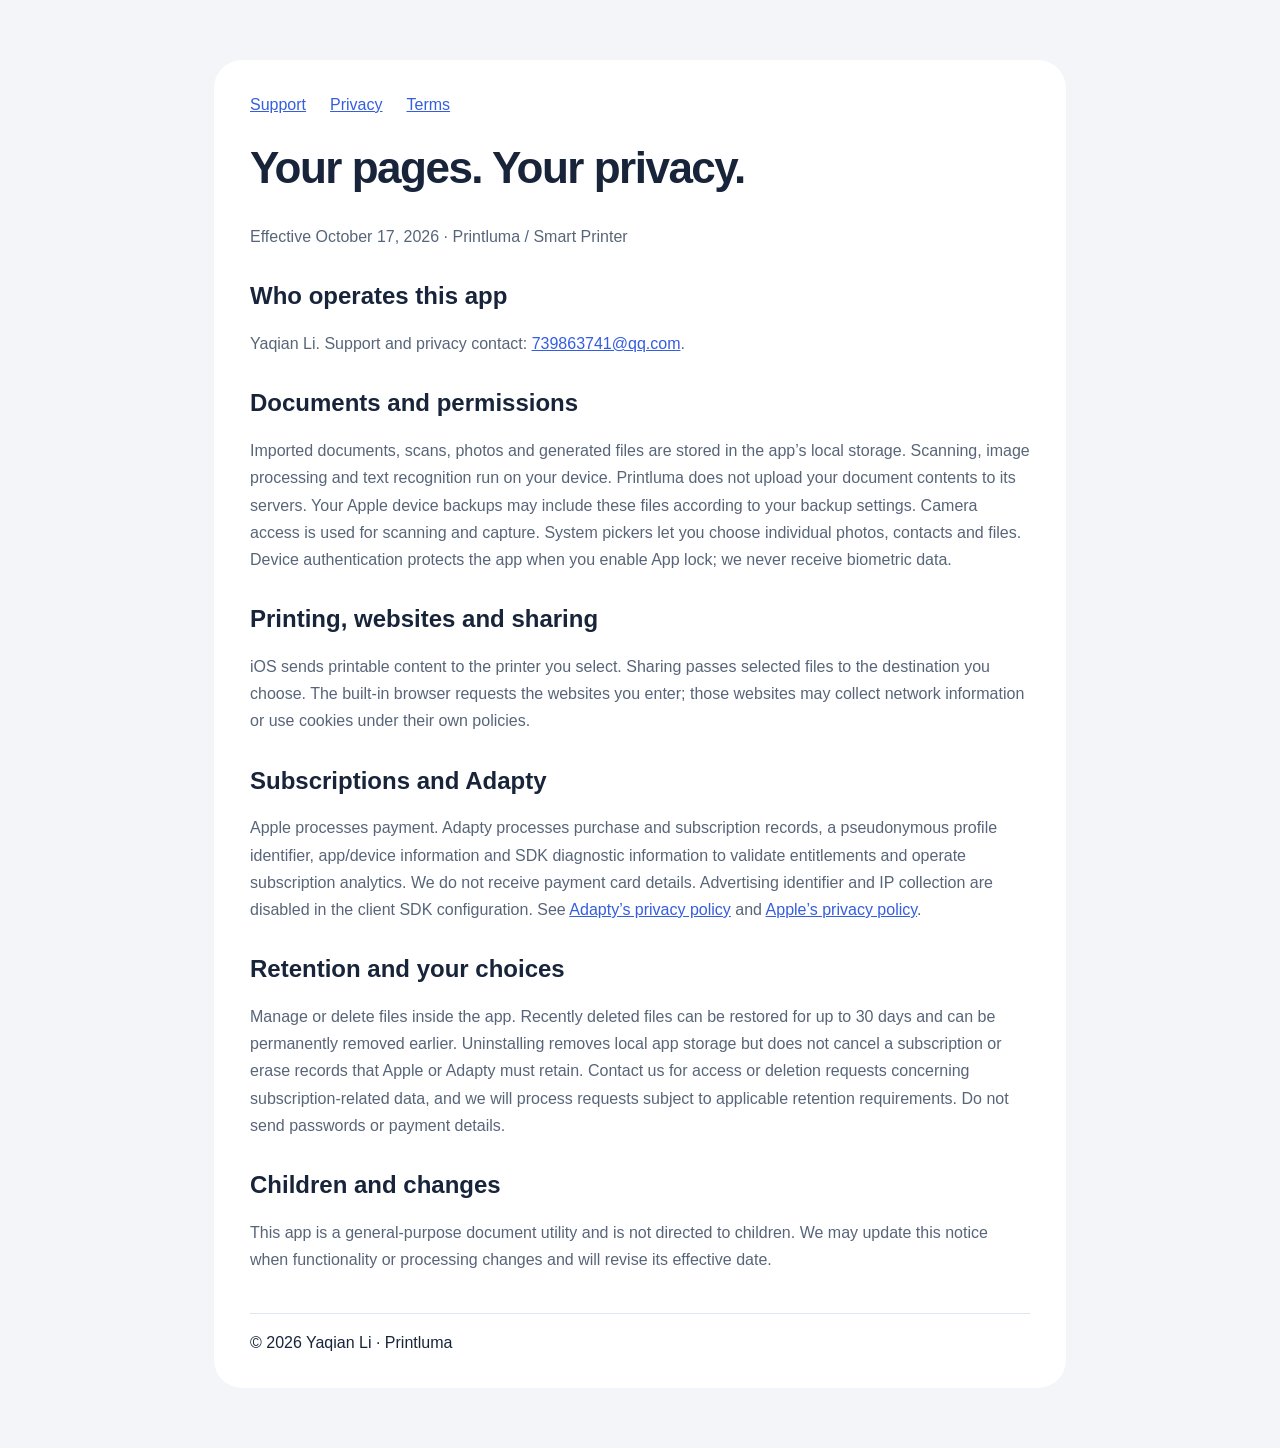
<file: printluma/privacy.html>
<!doctype html><html lang="en"><head><meta charset="utf-8"><meta name="viewport" content="width=device-width,initial-scale=1"><title>Printluma · privacy</title><style>body{font-family:-apple-system,BlinkMacSystemFont,sans-serif;background:#f3f5f9;color:#18243a;margin:0}main{max-width:780px;margin:60px auto;padding:36px;background:white;border-radius:28px}h1{font-size:44px;letter-spacing:-1.5px}h2{margin-top:32px}p,li{line-height:1.7;color:#586579}a{color:#345de0}nav{display:flex;gap:24px}.tag{color:#345de0;font-weight:700}footer{margin-top:40px;border-top:1px solid #e1e7f0;padding-top:20px}@media(max-width:600px){main{margin:12px;padding:24px}h1{font-size:34px}}</style></head><body><main><nav><a href="./">Support</a><a href="privacy.html">Privacy</a><a href="terms.html">Terms</a></nav><h1>Your pages. Your privacy.</h1><p>Effective October 17, 2026 · Printluma / Smart Printer</p><h2>Who operates this app</h2><p>Yaqian Li. Support and privacy contact: <a href="mailto:739863741@qq.com">739863741@qq.com</a>.</p><h2>Documents and permissions</h2><p>Imported documents, scans, photos and generated files are stored in the app’s local storage. Scanning, image processing and text recognition run on your device. Printluma does not upload your document contents to its servers. Your Apple device backups may include these files according to your backup settings. Camera access is used for scanning and capture. System pickers let you choose individual photos, contacts and files. Device authentication protects the app when you enable App lock; we never receive biometric data.</p><h2>Printing, websites and sharing</h2><p>iOS sends printable content to the printer you select. Sharing passes selected files to the destination you choose. The built-in browser requests the websites you enter; those websites may collect network information or use cookies under their own policies.</p><h2>Subscriptions and Adapty</h2><p>Apple processes payment. Adapty processes purchase and subscription records, a pseudonymous profile identifier, app/device information and SDK diagnostic information to validate entitlements and operate subscription analytics. We do not receive payment card details. Advertising identifier and IP collection are disabled in the client SDK configuration. See <a href="https://adapty.io/privacy/">Adapty’s privacy policy</a> and <a href="https://www.apple.com/legal/privacy/">Apple’s privacy policy</a>.</p><h2>Retention and your choices</h2><p>Manage or delete files inside the app. Recently deleted files can be restored for up to 30 days and can be permanently removed earlier. Uninstalling removes local app storage but does not cancel a subscription or erase records that Apple or Adapty must retain. Contact us for access or deletion requests concerning subscription-related data, and we will process requests subject to applicable retention requirements. Do not send passwords or payment details.</p><h2>Children and changes</h2><p>This app is a general-purpose document utility and is not directed to children. We may update this notice when functionality or processing changes and will revise its effective date.</p><footer>© 2026 Yaqian Li · Printluma</footer></main></body></html>
</file>
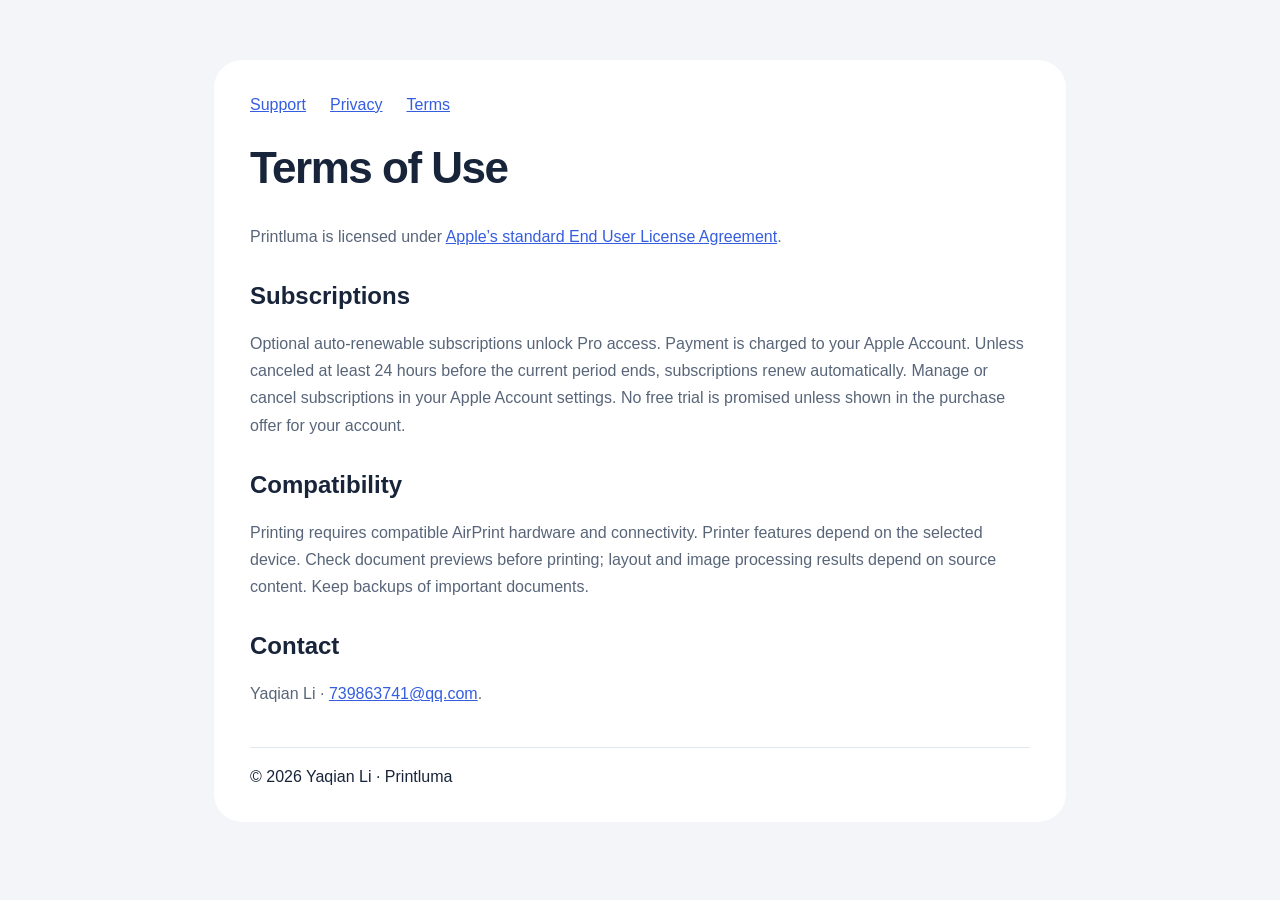
<file: printluma/terms.html>
<!doctype html><html lang="en"><head><meta charset="utf-8"><meta name="viewport" content="width=device-width,initial-scale=1"><title>Printluma · terms</title><style>body{font-family:-apple-system,BlinkMacSystemFont,sans-serif;background:#f3f5f9;color:#18243a;margin:0}main{max-width:780px;margin:60px auto;padding:36px;background:white;border-radius:28px}h1{font-size:44px;letter-spacing:-1.5px}h2{margin-top:32px}p,li{line-height:1.7;color:#586579}a{color:#345de0}nav{display:flex;gap:24px}.tag{color:#345de0;font-weight:700}footer{margin-top:40px;border-top:1px solid #e1e7f0;padding-top:20px}@media(max-width:600px){main{margin:12px;padding:24px}h1{font-size:34px}}</style></head><body><main><nav><a href="./">Support</a><a href="privacy.html">Privacy</a><a href="terms.html">Terms</a></nav><h1>Terms of Use</h1><p>Printluma is licensed under <a href="https://www.apple.com/legal/internet-services/itunes/dev/stdeula/">Apple’s standard End User License Agreement</a>.</p><h2>Subscriptions</h2><p>Optional auto-renewable subscriptions unlock Pro access. Payment is charged to your Apple Account. Unless canceled at least 24 hours before the current period ends, subscriptions renew automatically. Manage or cancel subscriptions in your Apple Account settings. No free trial is promised unless shown in the purchase offer for your account.</p><h2>Compatibility</h2><p>Printing requires compatible AirPrint hardware and connectivity. Printer features depend on the selected device. Check document previews before printing; layout and image processing results depend on source content. Keep backups of important documents.</p><h2>Contact</h2><p>Yaqian Li · <a href="mailto:739863741@qq.com">739863741@qq.com</a>.</p><footer>© 2026 Yaqian Li · Printluma</footer></main></body></html>
</file>
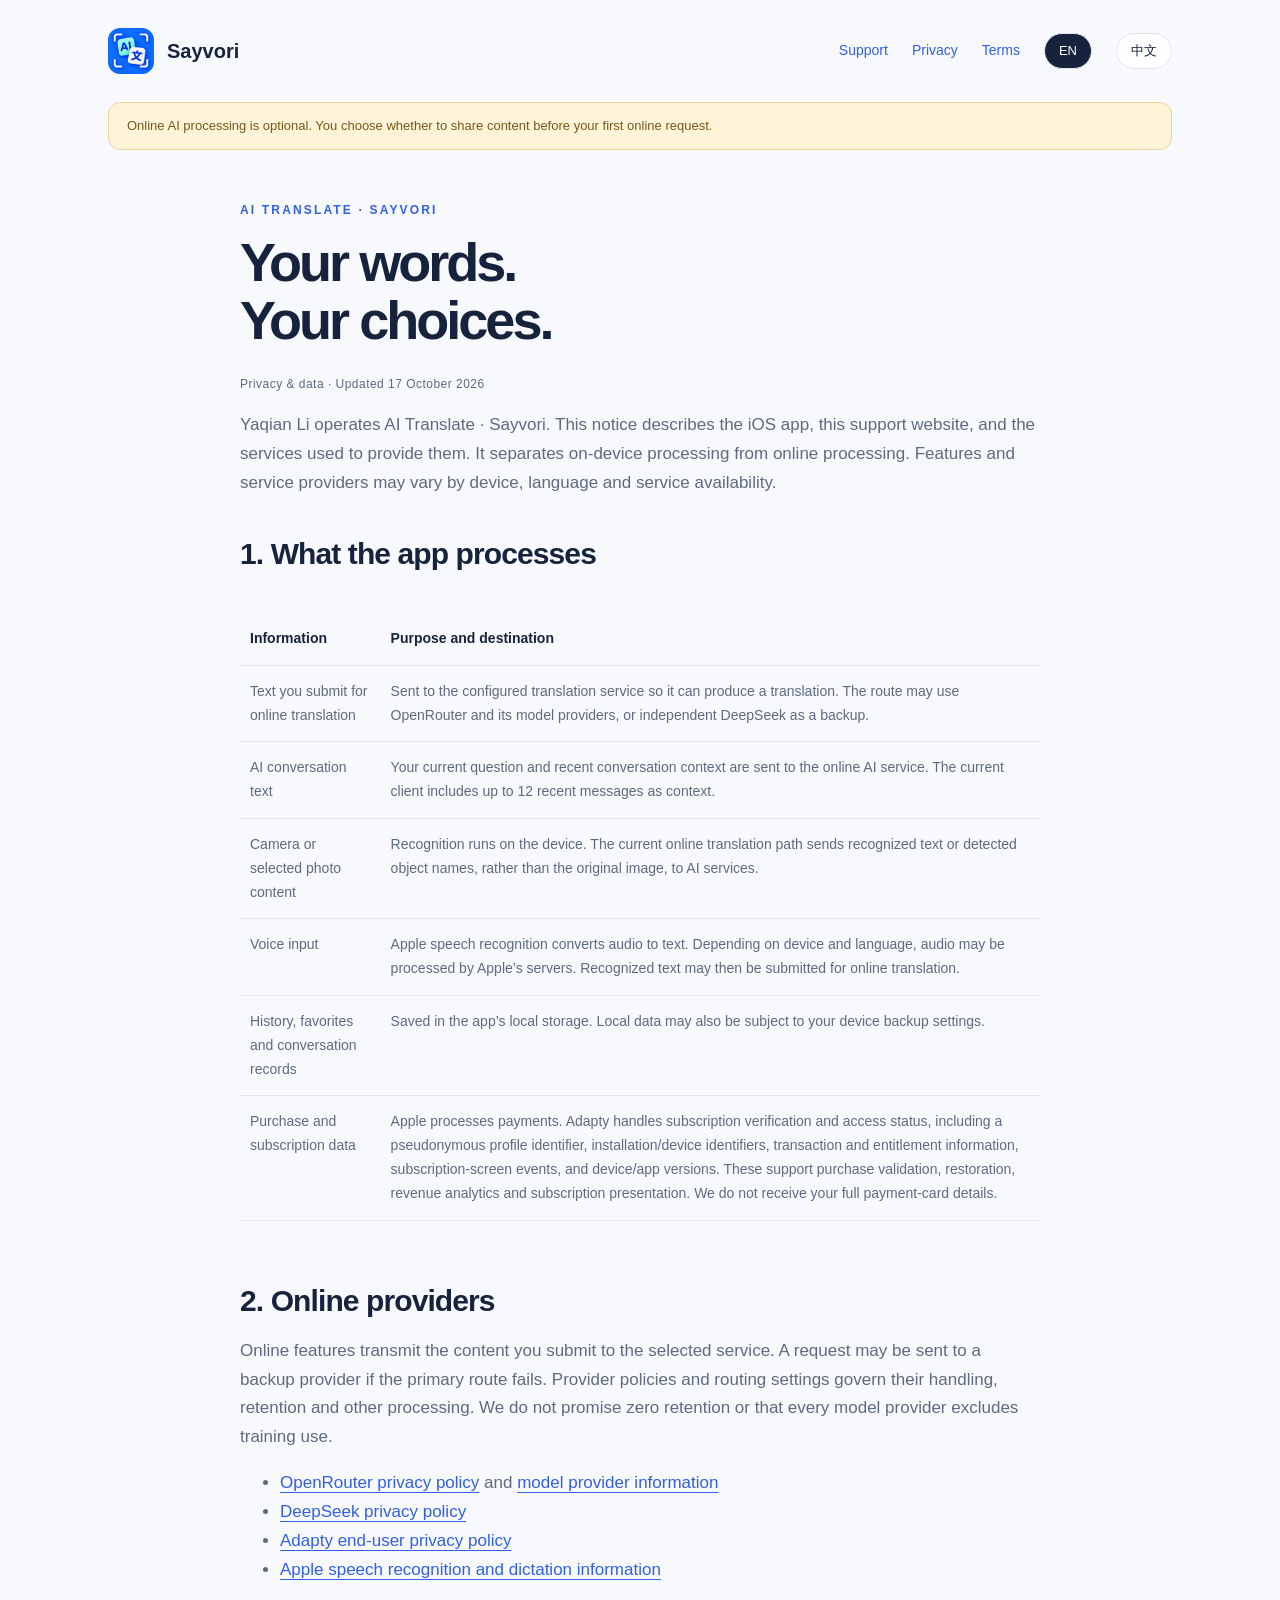
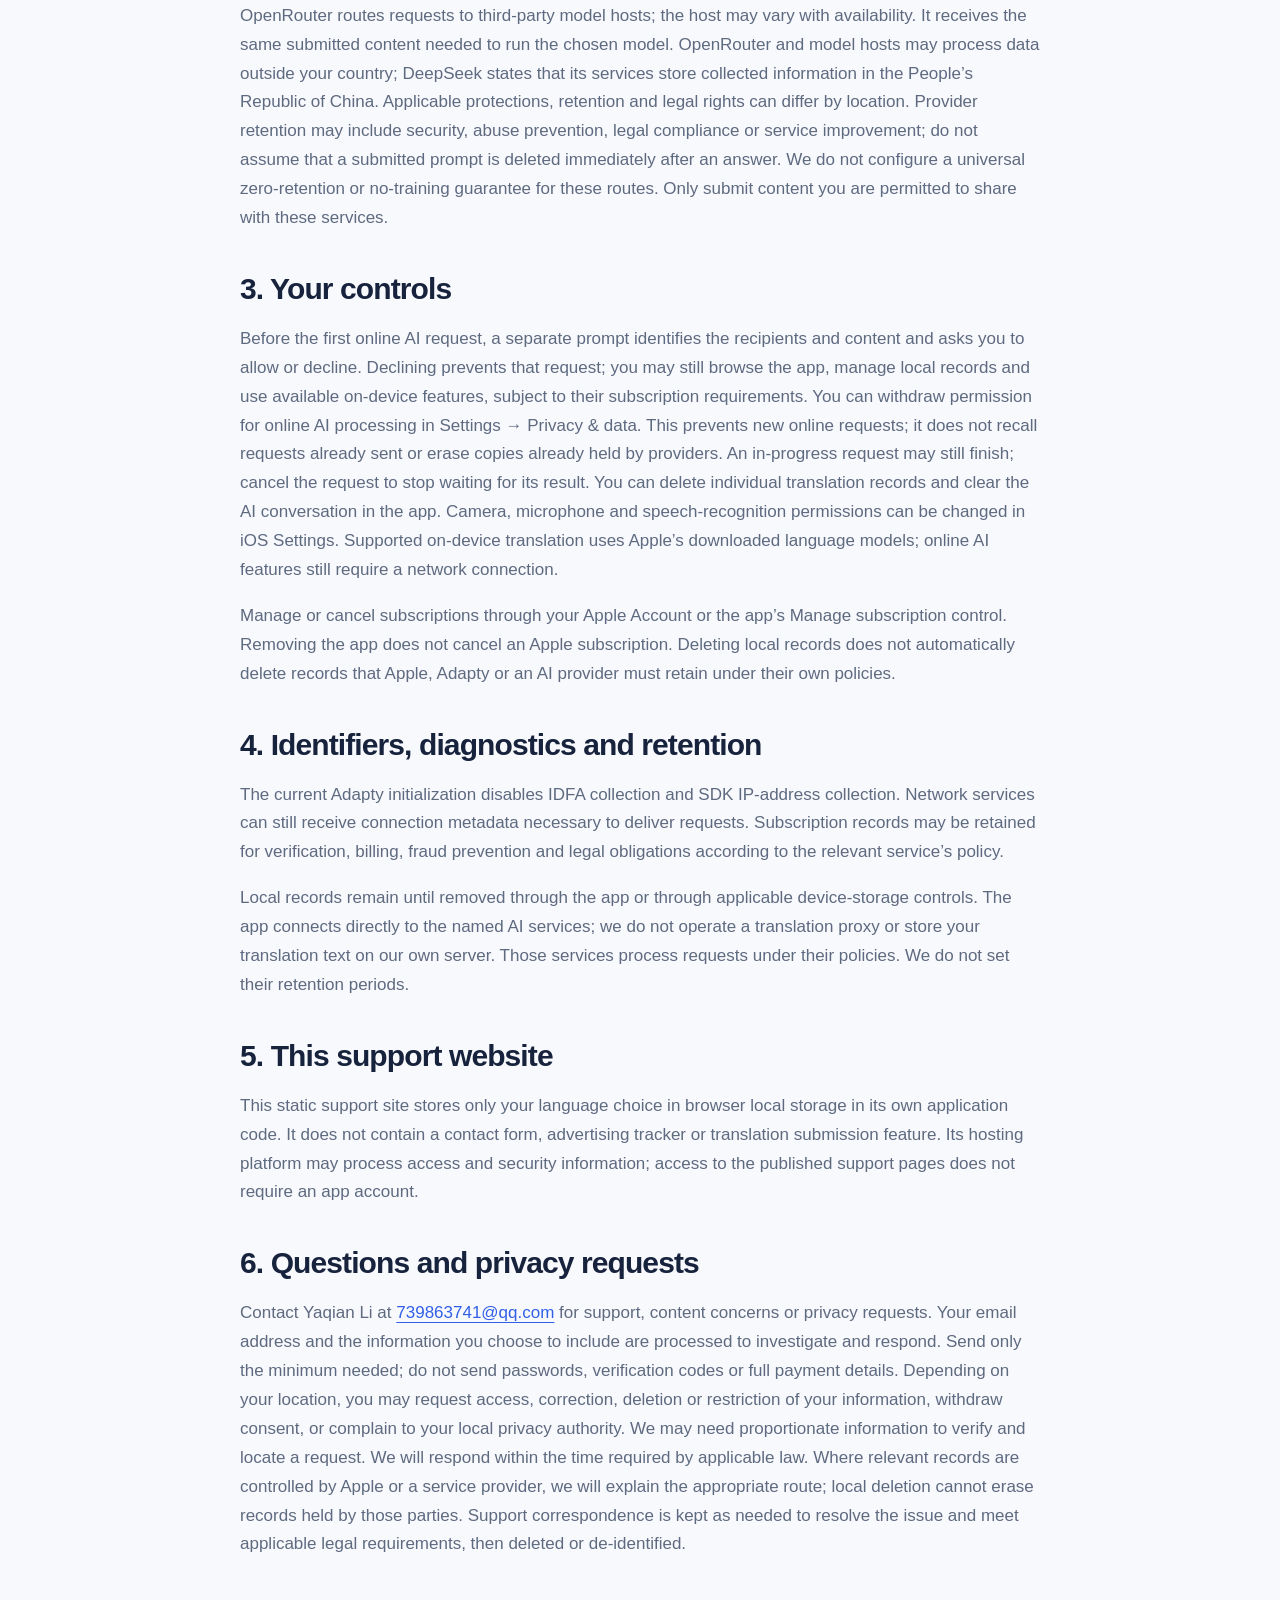
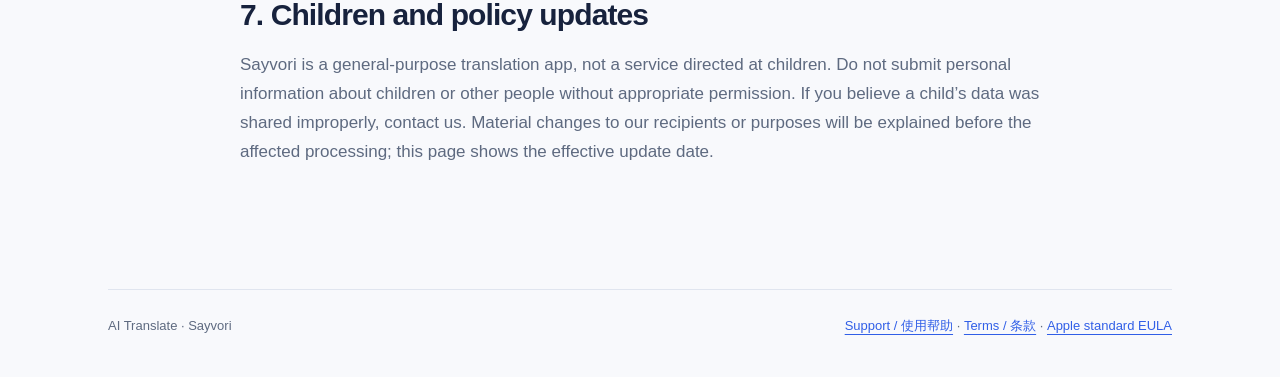
<file: sayvori/privacy.html>
<!doctype html><html lang="en"><head><meta charset="utf-8"><meta name="viewport" content="width=device-width,initial-scale=1"><title>Sayvori — Privacy & Data</title><meta name="description" content="Learn how Sayvori handles translation text, on-device recognition and subscription data."><link rel="icon" href="assets/icon.png"><link rel="stylesheet" href="styles.css"><script defer src="site.js"></script></head><body>
<header><a class="brand" href="index.html"><img src="assets/icon.png" alt="Sayvori icon">Sayvori</a><nav aria-label="Main navigation"><a href="index.html"><span data-lang="en">Support</span><span data-lang="zh" hidden>使用帮助</span></a><a href="privacy.html"><span data-lang="en">Privacy</span><span data-lang="zh" hidden>隐私</span></a><a href="terms.html"><span data-lang="en">Terms</span><span data-lang="zh" hidden>条款</span></a><button class="lang" data-set-lang="en" aria-pressed="true">EN</button><button class="lang" data-set-lang="zh" aria-pressed="false">中文</button></nav></header>
<div class="review"><span data-lang="en">Online AI processing is optional. You choose whether to share content before your first online request.</span><span data-lang="zh" hidden>在线 AI 处理由你选择。首次在线请求前，App 会说明接收方及处理内容并征求你的许可。</span></div>
<main><article class="article"><div class="eyebrow">AI Translate · Sayvori</div><h1 data-lang="en">Your words.<br>Your choices.</h1><h1 data-lang="zh" hidden>你的文字，<br>你的选择。</h1><p class="tag" data-lang="en">Privacy & data · Updated 17 October 2026</p><p class="tag" data-lang="zh" hidden>隐私与数据 · 更新日期：2026 年 10 月 17 日</p>
<div data-lang="en"><p>Yaqian Li operates AI Translate · Sayvori. This notice describes the iOS app, this support website, and the services used to provide them. It separates on-device processing from online processing. Features and service providers may vary by device, language and service availability.</p>
<h2>1. What the app processes</h2><div class="table-wrap"><table><thead><tr><th>Information</th><th>Purpose and destination</th></tr></thead><tbody><tr><td>Text you submit for online translation</td><td>Sent to the configured translation service so it can produce a translation. The route may use OpenRouter and its model providers, or independent DeepSeek as a backup.</td></tr><tr><td>AI conversation text</td><td>Your current question and recent conversation context are sent to the online AI service. The current client includes up to 12 recent messages as context.</td></tr><tr><td>Camera or selected photo content</td><td>Recognition runs on the device. The current online translation path sends recognized text or detected object names, rather than the original image, to AI services.</td></tr><tr><td>Voice input</td><td>Apple speech recognition converts audio to text. Depending on device and language, audio may be processed by Apple’s servers. Recognized text may then be submitted for online translation.</td></tr><tr><td>History, favorites and conversation records</td><td>Saved in the app’s local storage. Local data may also be subject to your device backup settings.</td></tr><tr><td>Purchase and subscription data</td><td>Apple processes payments. Adapty handles subscription verification and access status, including a pseudonymous profile identifier, installation/device identifiers, transaction and entitlement information, subscription-screen events, and device/app versions. These support purchase validation, restoration, revenue analytics and subscription presentation. We do not receive your full payment-card details.</td></tr></tbody></table></div>
<h2>2. Online providers</h2><p>Online features transmit the content you submit to the selected service. A request may be sent to a backup provider if the primary route fails. Provider policies and routing settings govern their handling, retention and other processing. We do not promise zero retention or that every model provider excludes training use.</p><ul><li><a href="https://openrouter.ai/privacy/">OpenRouter privacy policy</a> and <a href="https://openrouter.ai/providers">model provider information</a></li><li><a href="https://cdn.deepseek.com/policies/en-US/deepseek-privacy-policy.html">DeepSeek privacy policy</a></li><li><a href="https://adapty.io/end-users-privacy/">Adapty end-user privacy policy</a></li><li><a href="https://www.apple.com/legal/privacy/data/en/ask-siri-dictation/">Apple speech recognition and dictation information</a></li></ul><p>OpenRouter routes requests to third-party model hosts; the host may vary with availability. It receives the same submitted content needed to run the chosen model. OpenRouter and model hosts may process data outside your country; DeepSeek states that its services store collected information in the People’s Republic of China. Applicable protections, retention and legal rights can differ by location. Provider retention may include security, abuse prevention, legal compliance or service improvement; do not assume that a submitted prompt is deleted immediately after an answer. We do not configure a universal zero-retention or no-training guarantee for these routes. Only submit content you are permitted to share with these services.</p>
<h2>3. Your controls</h2><p>Before the first online AI request, a separate prompt identifies the recipients and content and asks you to allow or decline. Declining prevents that request; you may still browse the app, manage local records and use available on-device features, subject to their subscription requirements. You can withdraw permission for online AI processing in Settings → Privacy & data. This prevents new online requests; it does not recall requests already sent or erase copies already held by providers. An in-progress request may still finish; cancel the request to stop waiting for its result. You can delete individual translation records and clear the AI conversation in the app. Camera, microphone and speech-recognition permissions can be changed in iOS Settings. Supported on-device translation uses Apple’s downloaded language models; online AI features still require a network connection.</p><p>Manage or cancel subscriptions through your Apple Account or the app’s Manage subscription control. Removing the app does not cancel an Apple subscription. Deleting local records does not automatically delete records that Apple, Adapty or an AI provider must retain under their own policies.</p>
<h2>4. Identifiers, diagnostics and retention</h2><p>The current Adapty initialization disables IDFA collection and SDK IP-address collection. Network services can still receive connection metadata necessary to deliver requests. Subscription records may be retained for verification, billing, fraud prevention and legal obligations according to the relevant service’s policy.</p><p>Local records remain until removed through the app or through applicable device-storage controls. The app connects directly to the named AI services; we do not operate a translation proxy or store your translation text on our own server. Those services process requests under their policies. We do not set their retention periods.</p>
<h2>5. This support website</h2><p>This static support site stores only your language choice in browser local storage in its own application code. It does not contain a contact form, advertising tracker or translation submission feature. Its hosting platform may process access and security information; access to the published support pages does not require an app account.</p>
<h2>6. Questions and privacy requests</h2><p>Contact Yaqian Li at <a href="mailto:739863741@qq.com">739863741@qq.com</a> for support, content concerns or privacy requests. Your email address and the information you choose to include are processed to investigate and respond. Send only the minimum needed; do not send passwords, verification codes or full payment details. Depending on your location, you may request access, correction, deletion or restriction of your information, withdraw consent, or complain to your local privacy authority. We may need proportionate information to verify and locate a request. We will respond within the time required by applicable law. Where relevant records are controlled by Apple or a service provider, we will explain the appropriate route; local deletion cannot erase records held by those parties. Support correspondence is kept as needed to resolve the issue and meet applicable legal requirements, then deleted or de-identified.</p><h2>7. Children and policy updates</h2><p>Sayvori is a general-purpose translation app, not a service directed at children. Do not submit personal information about children or other people without appropriate permission. If you believe a child’s data was shared improperly, contact us. Material changes to our recipients or purposes will be explained before the affected processing; this page shows the effective update date.</p></div>
<div data-lang="zh" hidden><p>AI Translate · Sayvori 由 Yaqian Li 运营。本说明适用于 iOS App、本支持网站及提供功能所使用的服务，区分设备内处理和在线处理。具体功能与服务可能随设备、语言和服务可用性而变化。</p>
<h2>1. App 处理哪些信息</h2><div class="table-wrap"><table><thead><tr><th>信息</th><th>用途与去向</th></tr></thead><tbody><tr><td>提交的在线翻译文本</td><td>发送至配置的翻译服务生成译文，可能由 OpenRouter 及其模型提供商处理，或由独立 DeepSeek 备用服务处理。</td></tr><tr><td>AI 对话内容</td><td>当前问题和近期对话上下文会发送给在线 AI 服务。当前客户端最多附带最近 12 条消息作为上下文。</td></tr><tr><td>拍摄或选择的图片</td><td>识别在设备上运行。当前在线翻译链路发送识别出的文字或物体名称，不发送原始图片。</td></tr><tr><td>语音输入</td><td>Apple 语音识别将音频转换为文字；根据语言与设备，音频可能由 Apple 服务器处理。识别出的文字随后可能用于在线翻译。</td></tr><tr><td>历史、收藏与对话记录</td><td>保存在 App 的本地存储中，也可能受到你的设备备份设置影响。</td></tr><tr><td>购买与订阅数据</td><td>Apple 处理付款；Adapty 验证订阅和访问状态，处理匿名形式的用户资料标识、安装/设备标识、交易与权益信息、订阅页面事件及设备/App 版本，用于购买验证、恢复购买、收入统计及订阅展示。我们不会收到完整银行卡信息。</td></tr></tbody></table></div>
<h2>2. 在线服务提供方</h2><p>在线功能会把你提交的内容传输给相应服务。主服务失败时，请求可能发送给备用服务。各服务的处理、保留与其他使用方式受其政策及路由配置约束。我们不承诺所有服务“零保留”，也不承诺所有模型提供商均排除训练用途。</p><ul><li><a href="https://openrouter.ai/privacy/">OpenRouter 隐私政策</a>及<a href="https://openrouter.ai/providers">模型提供商信息</a></li><li><a href="https://cdn.deepseek.com/policies/en-US/deepseek-privacy-policy.html">DeepSeek 隐私政策</a></li><li><a href="https://adapty.io/end-users-privacy/">Adapty 最终用户隐私政策</a></li><li><a href="https://www.apple.com/legal/privacy/data/en/ask-siri-dictation/">Apple 语音识别与听写说明</a></li></ul><p>OpenRouter 会将请求路由给第三方模型托管服务商，具体托管方可能随可用性变化，并接收运行模型所需的相同内容。OpenRouter 及模型托管方可能在你所在地区以外处理数据；DeepSeek 的政策说明，其服务收集的信息存储在中华人民共和国境内。不同地区的数据保护、保留要求与法律权利可能不同。服务商可能为安全、防滥用、法律合规或服务改进保留数据，不应认为得到回答后提示内容立即删除。当前路由未配置覆盖所有服务商的零保留或不用于训练保证。请仅提交你有权分享给这些服务的内容。</p>
<h2>3. 你的控制方式</h2><p>首次在线 AI 请求前，独立提示会说明接收方和内容，并由你选择允许或拒绝。拒绝后不会发送该次请求；你仍可浏览 App、管理本地记录及使用可用的设备内功能（相关功能仍受订阅要求限制）。你可以在“设置 → 隐私与数据”撤回在线 AI 处理许可，停止新的在线请求；已经发送的请求及服务商已持有的副本无法由此撤回；进行中的请求仍可能完成，可取消该请求以停止等待结果。你可以在 App 中删除单条翻译记录并清空 AI 对话，在 iOS 设置中调整相机、麦克风和语音识别权限。受支持的设备内翻译使用 Apple 已下载的语言模型；在线 AI 功能仍需联网。</p><p>请通过 Apple 账户或 App 内“管理订阅”管理与取消订阅。删除 App 不会取消 Apple 订阅。删除本地记录不会自动删除 Apple、Adapty 或 AI 服务按其政策需要保留的记录。</p>
<h2>4. 标识、诊断与保留</h2><p>当前 Adapty 初始化关闭了 IDFA 收集和 SDK IP 地址收集。网络服务仍可能接收完成请求所必需的连接信息。订阅记录可能因验证、计费、防欺诈和法律义务而保留，具体依据相关服务的政策。</p><p>本地记录会保留至你在 App 或设备存储中删除。App 直接连接上述 AI 服务；我们没有自建翻译中转服务器，也不在自有服务器保存你的翻译文本。第三方服务依据各自政策处理请求，我们不决定其保留期限。</p>
<h2>5. 本支持网站</h2><p>本静态支持网站的应用代码仅在浏览器本地存储语言选择，不包含联系表单、广告追踪器或翻译提交功能。托管平台可能处理访问与安全信息；正式支持页面无需 App 账户即可访问。</p>
<h2>6. 咨询与隐私请求</h2><p>使用帮助、内容问题或隐私请求请联系 Yaqian Li：<a href="mailto:739863741@qq.com">739863741@qq.com</a>。我们会处理你的邮箱和你主动提供的信息，用于调查及回复。仅发送必要内容，不要发送密码、验证码或完整支付信息。根据你所在地的法律，你可能享有访问、更正、删除、限制处理、撤回同意或向当地隐私主管机关投诉等权利。我们可能需要适当信息以核实和定位请求，并会在适用法律规定期限内回复。若相关记录由 Apple 或服务商控制，我们会说明适当的处理途径；本地删除无法删除这些第三方的记录。支持往来保留至问题处理及适用法律义务所需期限，之后删除或去标识化。</p><h2>7. 儿童与政策更新</h2><p>Sayvori 是通用翻译工具，并非面向儿童的专门服务。未经适当许可，不要提交儿童或他人的个人信息；如发现儿童数据被不当分享，请联系我们。若接收方或用途发生重大变化，我们会在相关处理前说明，本页面标明生效更新日期。</p></div>
</article></main><footer><span>AI Translate · Sayvori</span><span><a href="index.html">Support / 使用帮助</a> · <a href="terms.html">Terms / 条款</a> · <a href="https://www.apple.com/legal/internet-services/itunes/dev/stdeula/">Apple standard EULA</a></span></footer></body></html>
</file>
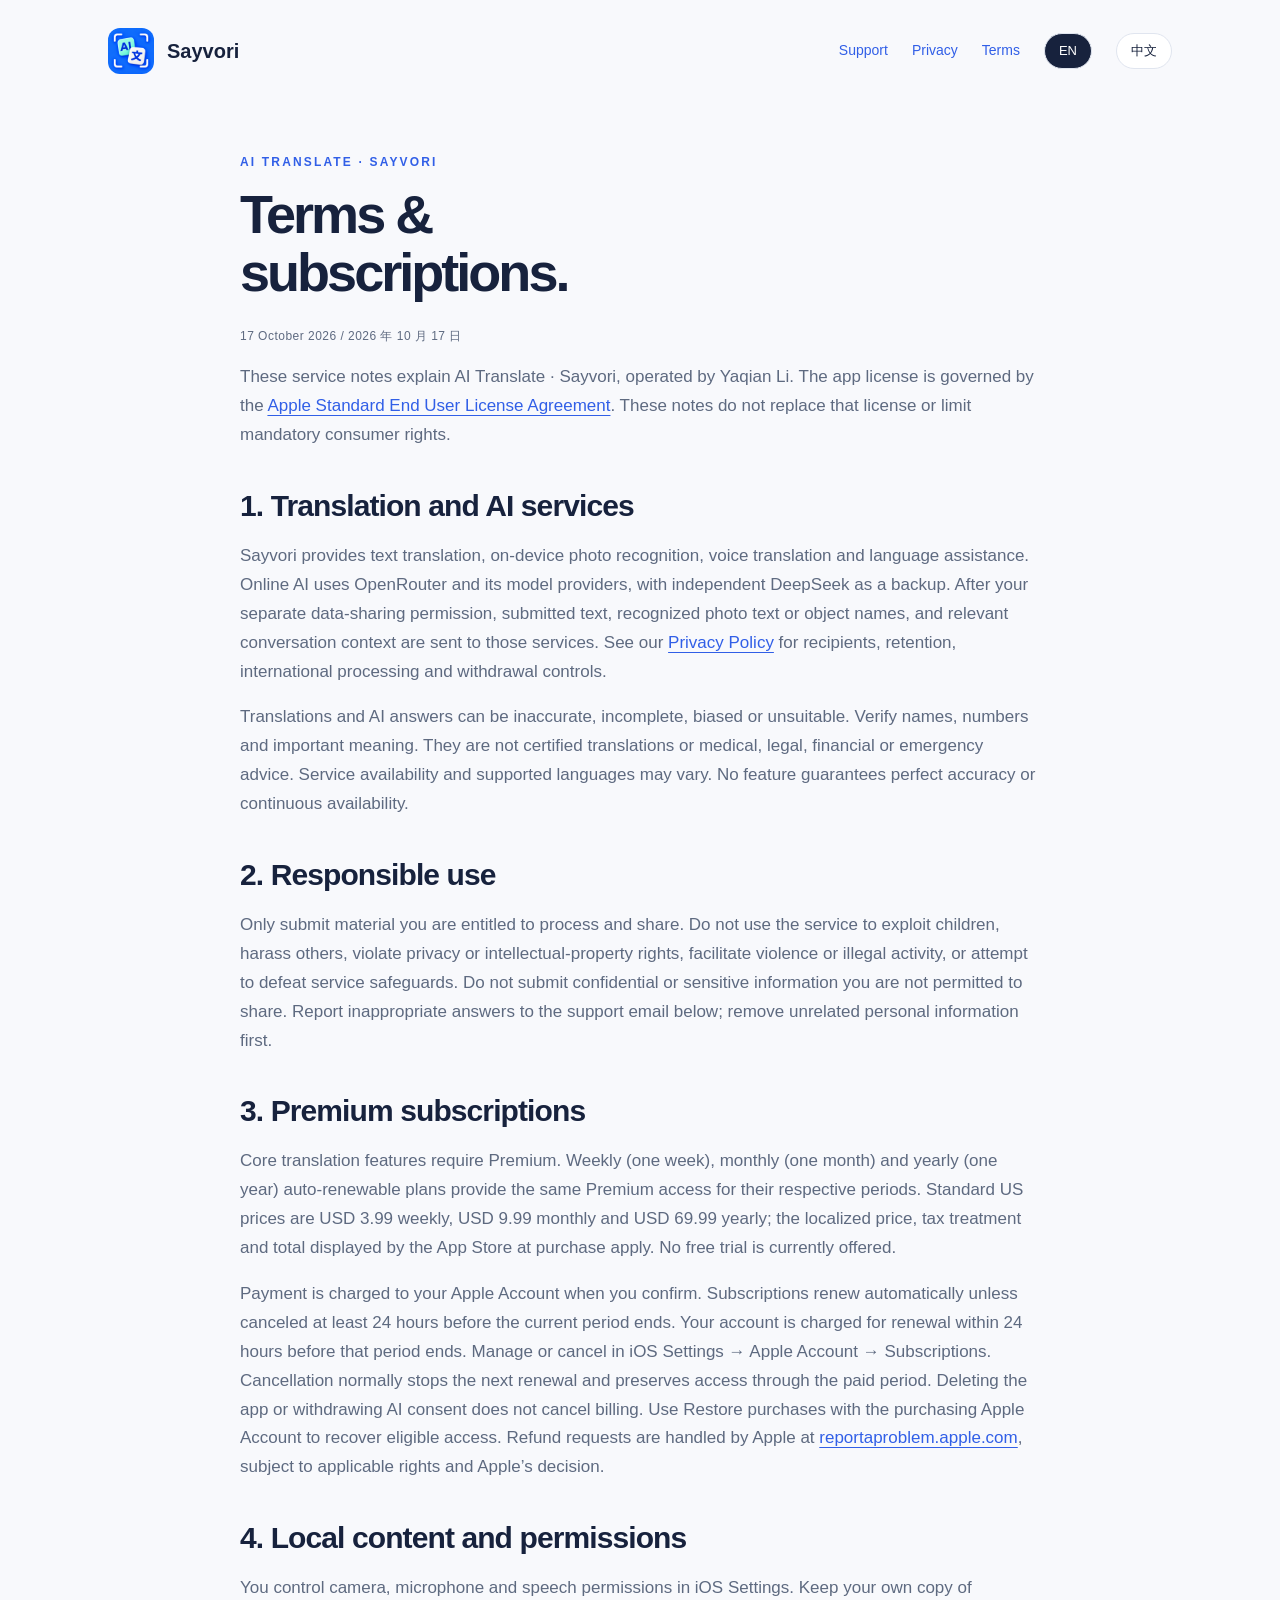
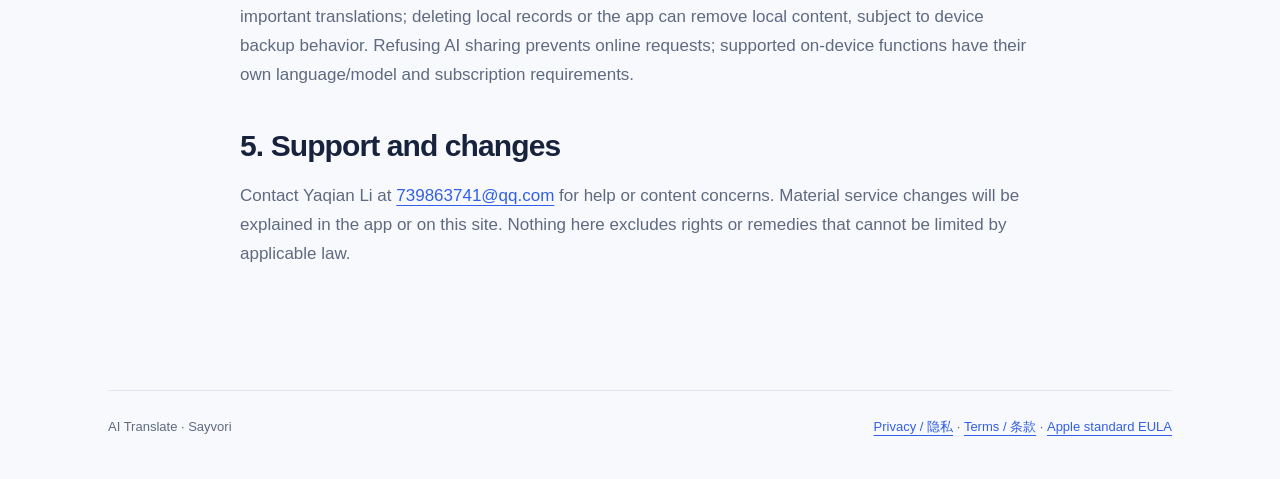
<file: sayvori/terms.html>
<!doctype html><html lang="en"><head><meta charset="utf-8"><meta name="viewport" content="width=device-width,initial-scale=1"><title>Sayvori — Terms & Subscriptions</title><link rel="icon" href="assets/icon.png"><link rel="stylesheet" href="styles.css"><script defer src="site.js"></script></head><body><header><a class="brand" href="index.html"><img src="assets/icon.png" alt="Sayvori icon">Sayvori</a><nav aria-label="Main navigation"><a href="index.html"><span data-lang="en">Support</span><span data-lang="zh" hidden>使用帮助</span></a><a href="privacy.html"><span data-lang="en">Privacy</span><span data-lang="zh" hidden>隐私</span></a><a href="terms.html"><span data-lang="en">Terms</span><span data-lang="zh" hidden>条款</span></a><button class="lang" data-set-lang="en" aria-pressed="true">EN</button><button class="lang" data-set-lang="zh" aria-pressed="false">中文</button></nav></header><main><article class="article"><div class="eyebrow">AI Translate · Sayvori</div><h1 data-lang="en">Terms &amp;<br>subscriptions.</h1><h1 data-lang="zh" hidden>服务与<br>订阅说明。</h1><p class="tag">17 October 2026 / 2026 年 10 月 17 日</p><div data-lang="en"><p>These service notes explain AI Translate · Sayvori, operated by Yaqian Li. The app license is governed by the <a href="https://www.apple.com/legal/internet-services/itunes/dev/stdeula/">Apple Standard End User License Agreement</a>. These notes do not replace that license or limit mandatory consumer rights.</p>
<h2>1. Translation and AI services</h2><p>Sayvori provides text translation, on-device photo recognition, voice translation and language assistance. Online AI uses OpenRouter and its model providers, with independent DeepSeek as a backup. After your separate data-sharing permission, submitted text, recognized photo text or object names, and relevant conversation context are sent to those services. See our <a href="privacy.html">Privacy Policy</a> for recipients, retention, international processing and withdrawal controls.</p><p>Translations and AI answers can be inaccurate, incomplete, biased or unsuitable. Verify names, numbers and important meaning. They are not certified translations or medical, legal, financial or emergency advice. Service availability and supported languages may vary. No feature guarantees perfect accuracy or continuous availability.</p>
<h2>2. Responsible use</h2><p>Only submit material you are entitled to process and share. Do not use the service to exploit children, harass others, violate privacy or intellectual-property rights, facilitate violence or illegal activity, or attempt to defeat service safeguards. Do not submit confidential or sensitive information you are not permitted to share. Report inappropriate answers to the support email below; remove unrelated personal information first.</p>
<h2>3. Premium subscriptions</h2><p>Core translation features require Premium. Weekly (one week), monthly (one month) and yearly (one year) auto-renewable plans provide the same Premium access for their respective periods. Standard US prices are USD 3.99 weekly, USD 9.99 monthly and USD 69.99 yearly; the localized price, tax treatment and total displayed by the App Store at purchase apply. No free trial is currently offered.</p><p>Payment is charged to your Apple Account when you confirm. Subscriptions renew automatically unless canceled at least 24 hours before the current period ends. Your account is charged for renewal within 24 hours before that period ends. Manage or cancel in iOS Settings → Apple Account → Subscriptions. Cancellation normally stops the next renewal and preserves access through the paid period. Deleting the app or withdrawing AI consent does not cancel billing. Use Restore purchases with the purchasing Apple Account to recover eligible access. Refund requests are handled by Apple at <a href="https://reportaproblem.apple.com/">reportaproblem.apple.com</a>, subject to applicable rights and Apple’s decision.</p>
<h2>4. Local content and permissions</h2><p>You control camera, microphone and speech permissions in iOS Settings. Keep your own copy of important translations; deleting local records or the app can remove local content, subject to device backup behavior. Refusing AI sharing prevents online requests; supported on-device functions have their own language/model and subscription requirements.</p>
<h2>5. Support and changes</h2><p>Contact Yaqian Li at <a href="mailto:739863741@qq.com">739863741@qq.com</a> for help or content concerns. Material service changes will be explained in the app or on this site. Nothing here excludes rights or remedies that cannot be limited by applicable law.</p></div>
<div data-lang="zh" hidden><p>本服务说明适用于 Yaqian Li 运营的 AI Translate · Sayvori。App 许可受 <a href="https://www.apple.com/legal/internet-services/itunes/dev/stdeula/">Apple 标准最终用户许可协议</a>约束；本说明不替代该许可，也不限制法律规定的消费者权利。</p>
<h2>1. 翻译与 AI 服务</h2><p>Sayvori 提供文本翻译、设备内图片识别、语音翻译和语言助手。在线 AI 使用 OpenRouter 及其模型提供商，并以独立 DeepSeek 为备用服务。在你单独同意数据分享后，提交的文字、图片识别文字或物体名称及相关对话上下文会发送给这些服务。接收方、保留、跨境处理及撤回方式详见<a href="privacy.html">隐私政策</a>。</p><p>译文及 AI 回答可能错误、不完整、存在偏差或不适当，请核对姓名、数字和重要含义。它们不是认证翻译，也不是医疗、法律、财务或紧急建议。服务与语言支持可能变化，不保证完全准确或始终可用。</p>
<h2>2. 合理使用</h2><p>仅提交你有权处理和分享的材料。不得用本服务侵害儿童、骚扰他人、侵犯隐私或知识产权、协助暴力或违法活动，或规避安全措施。不要提交无权分享的机密或敏感信息。不当回答可反馈至下方邮箱，请先去掉无关个人信息。</p>
<h2>3. Premium 自动续订</h2><p>核心翻译功能需要 Premium。周（一周）、月（一月）、年（一年）自动续订方案在各自有效期内提供相同会员权益。美国标准价格为每周 USD 3.99、每月 USD 9.99、每年 USD 69.99；购买时以 App Store 显示的当地价格、税费处理及总额为准。当前没有免费试用。</p><p>确认购买后从 Apple 账户扣款。除非在当前周期结束前至少 24 小时取消，否则订阅自动续订，并在周期结束前 24 小时内收取续费。在 iOS“设置 → Apple 账户 → 订阅”中管理或取消。取消通常停止下次续订，已付费周期内仍可使用。删除 App 或撤回 AI 许可不会取消扣费。使用购买时的 Apple 账户在 App 内“恢复购买”可恢复符合条件的权益。退款请通过 <a href="https://reportaproblem.apple.com/">Apple 购买支持</a>申请，具体依据适用权利及 Apple 的决定。</p>
<h2>4. 本地内容与权限</h2><p>你可以在 iOS 设置中管理相机、麦克风与语音识别权限。重要译文请自行备份；删除记录或 App 可能移除本地内容，也受设备备份设置影响。拒绝 AI 分享后不发送在线请求，设备内功能仍需满足各自语言模型和订阅条件。</p>
<h2>5. 联系与变更</h2><p>使用帮助或内容问题请联系 Yaqian Li：<a href="mailto:739863741@qq.com">739863741@qq.com</a>。重大服务变更将在 App 或本网站说明。法律不可排除或限制的权利和救济不受本说明限制。</p></div></article></main><footer><span>AI Translate · Sayvori</span><span><a href="privacy.html">Privacy / 隐私</a> · <a href="terms.html">Terms / 条款</a> · <a href="https://www.apple.com/legal/internet-services/itunes/dev/stdeula/">Apple standard EULA</a></span></footer></body></html>
</file>
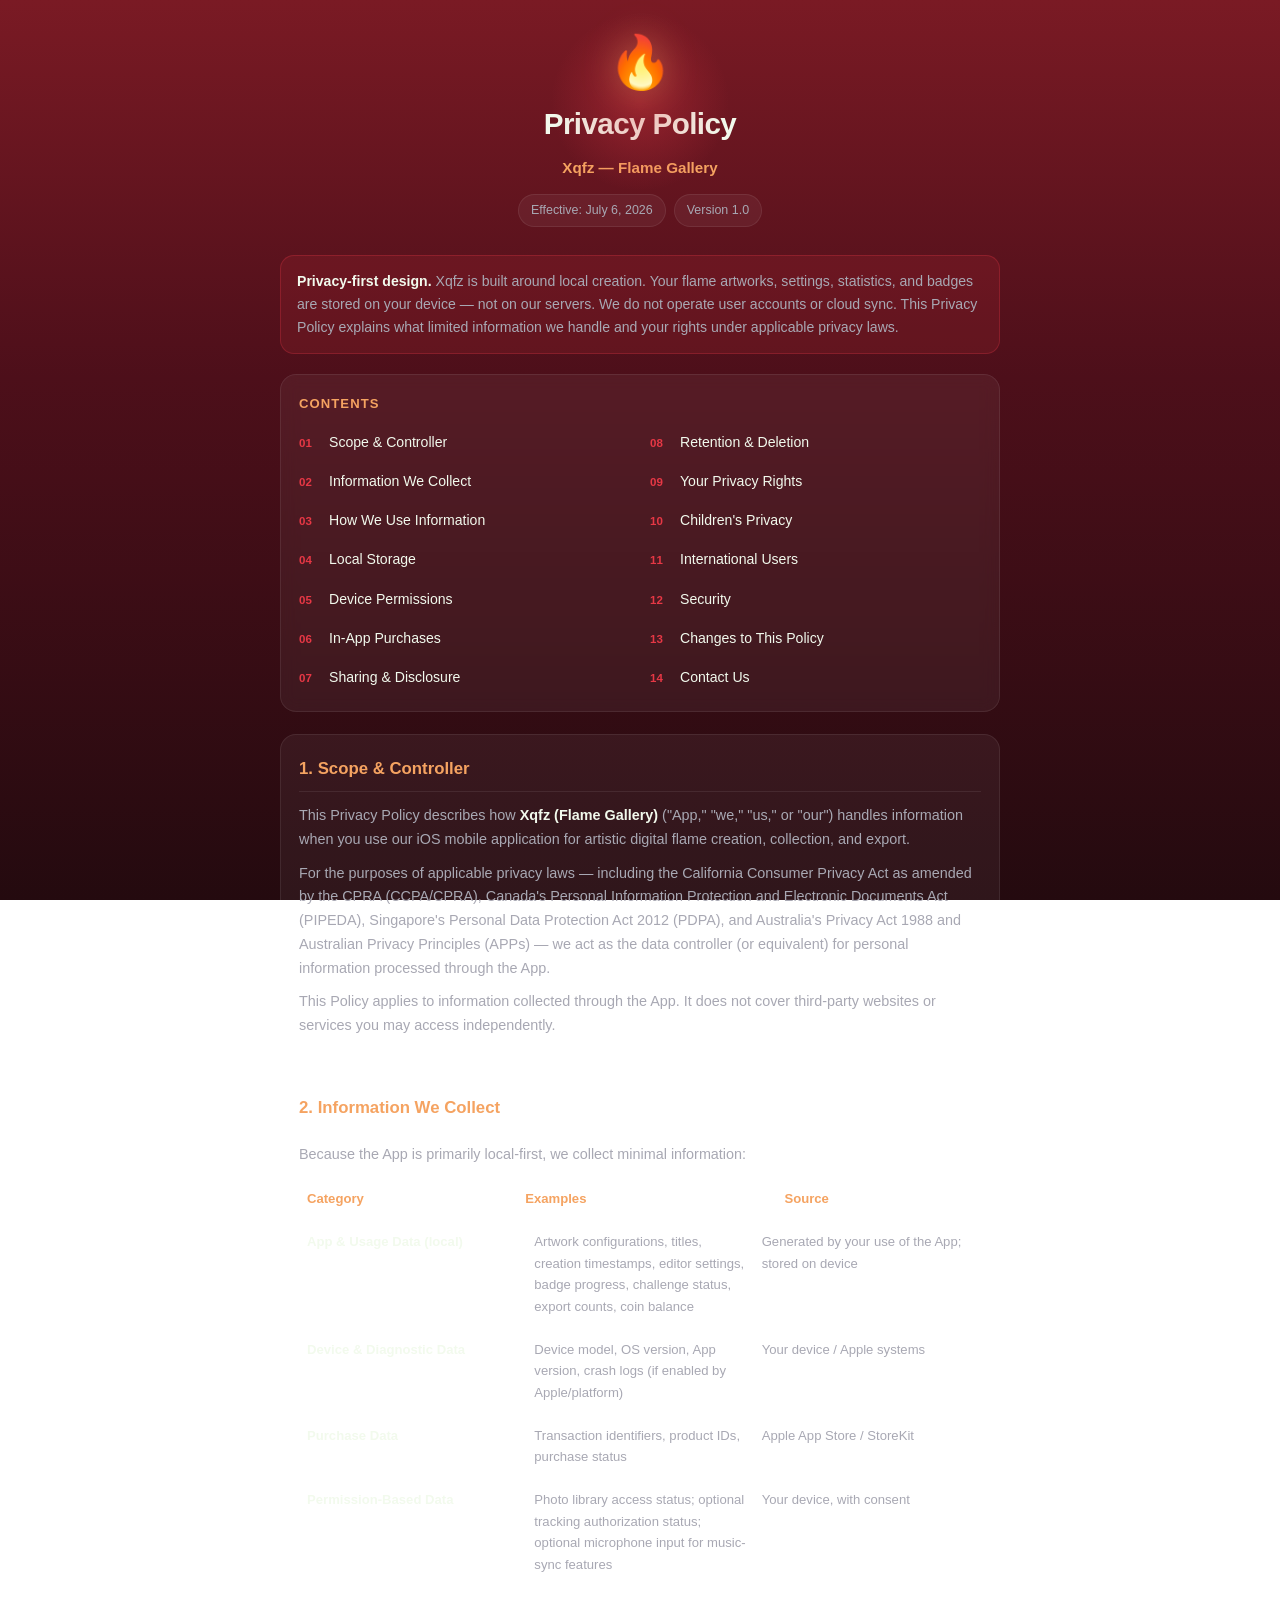
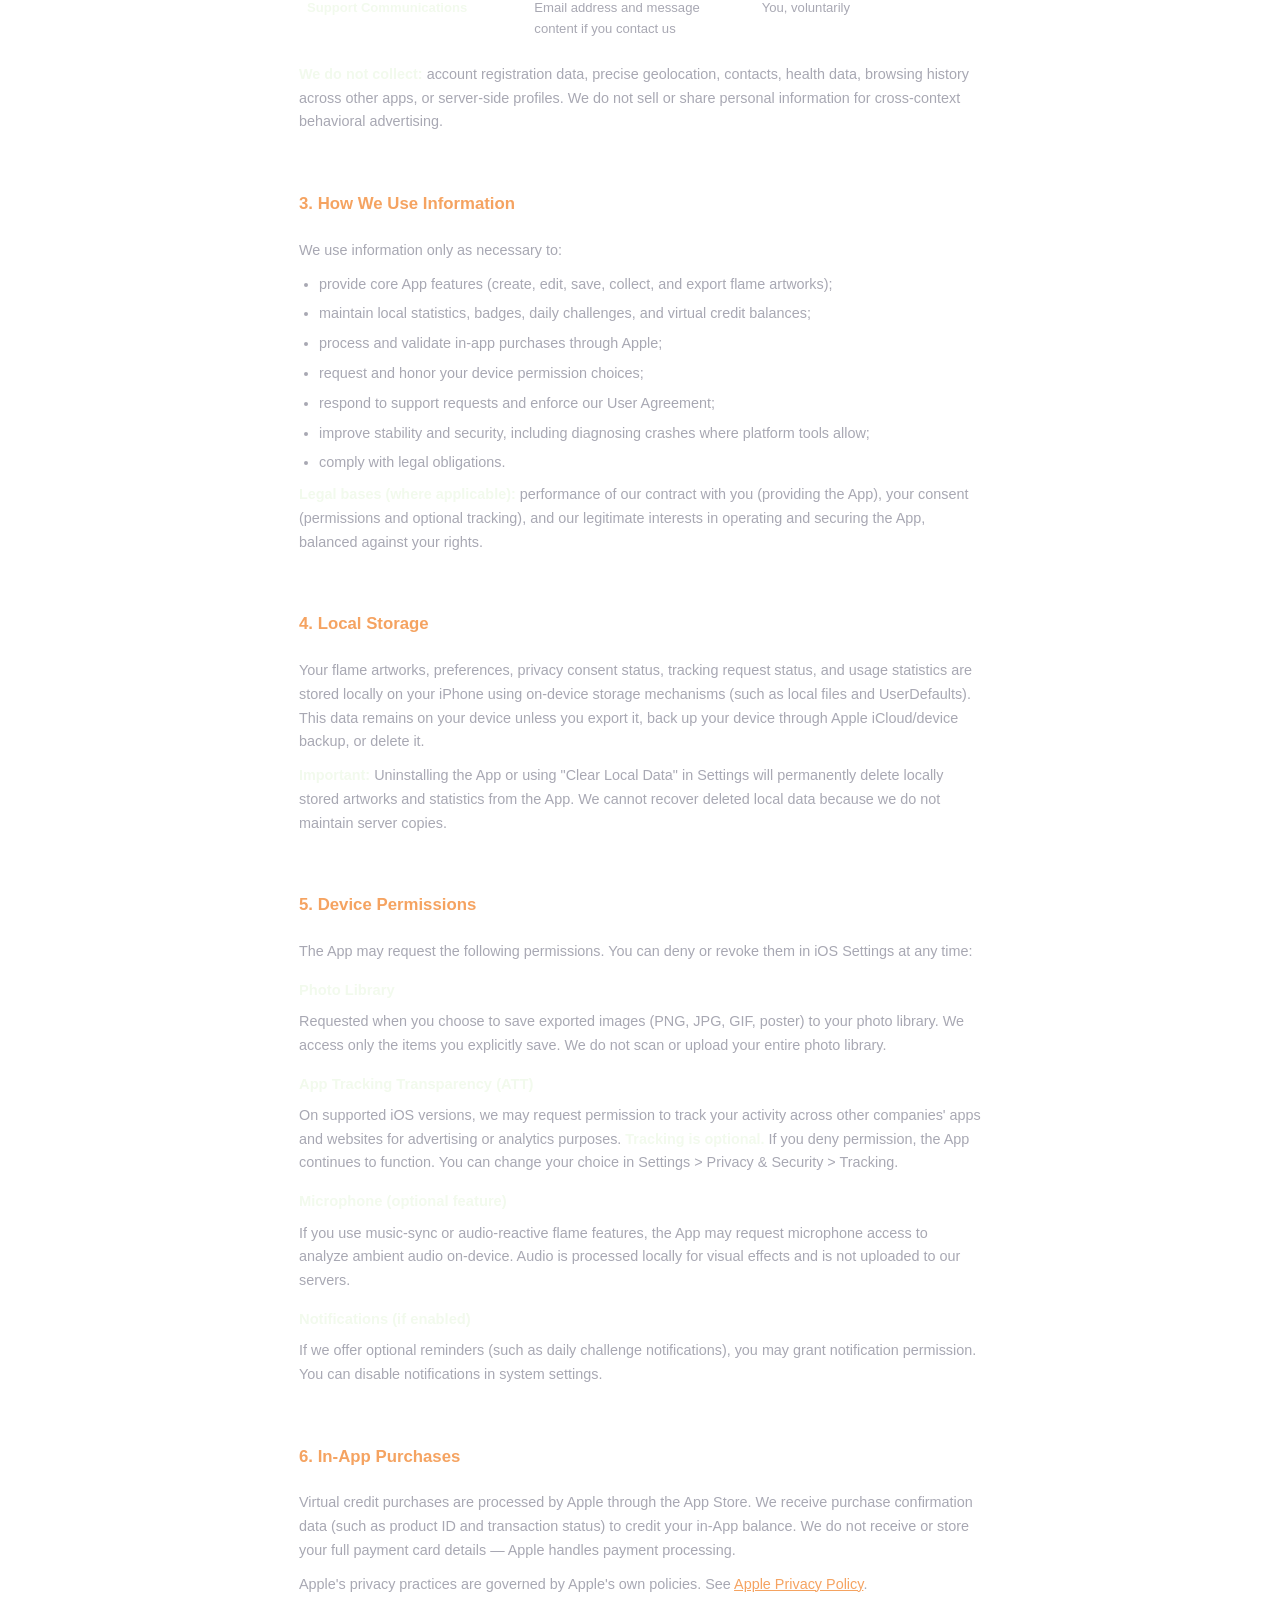
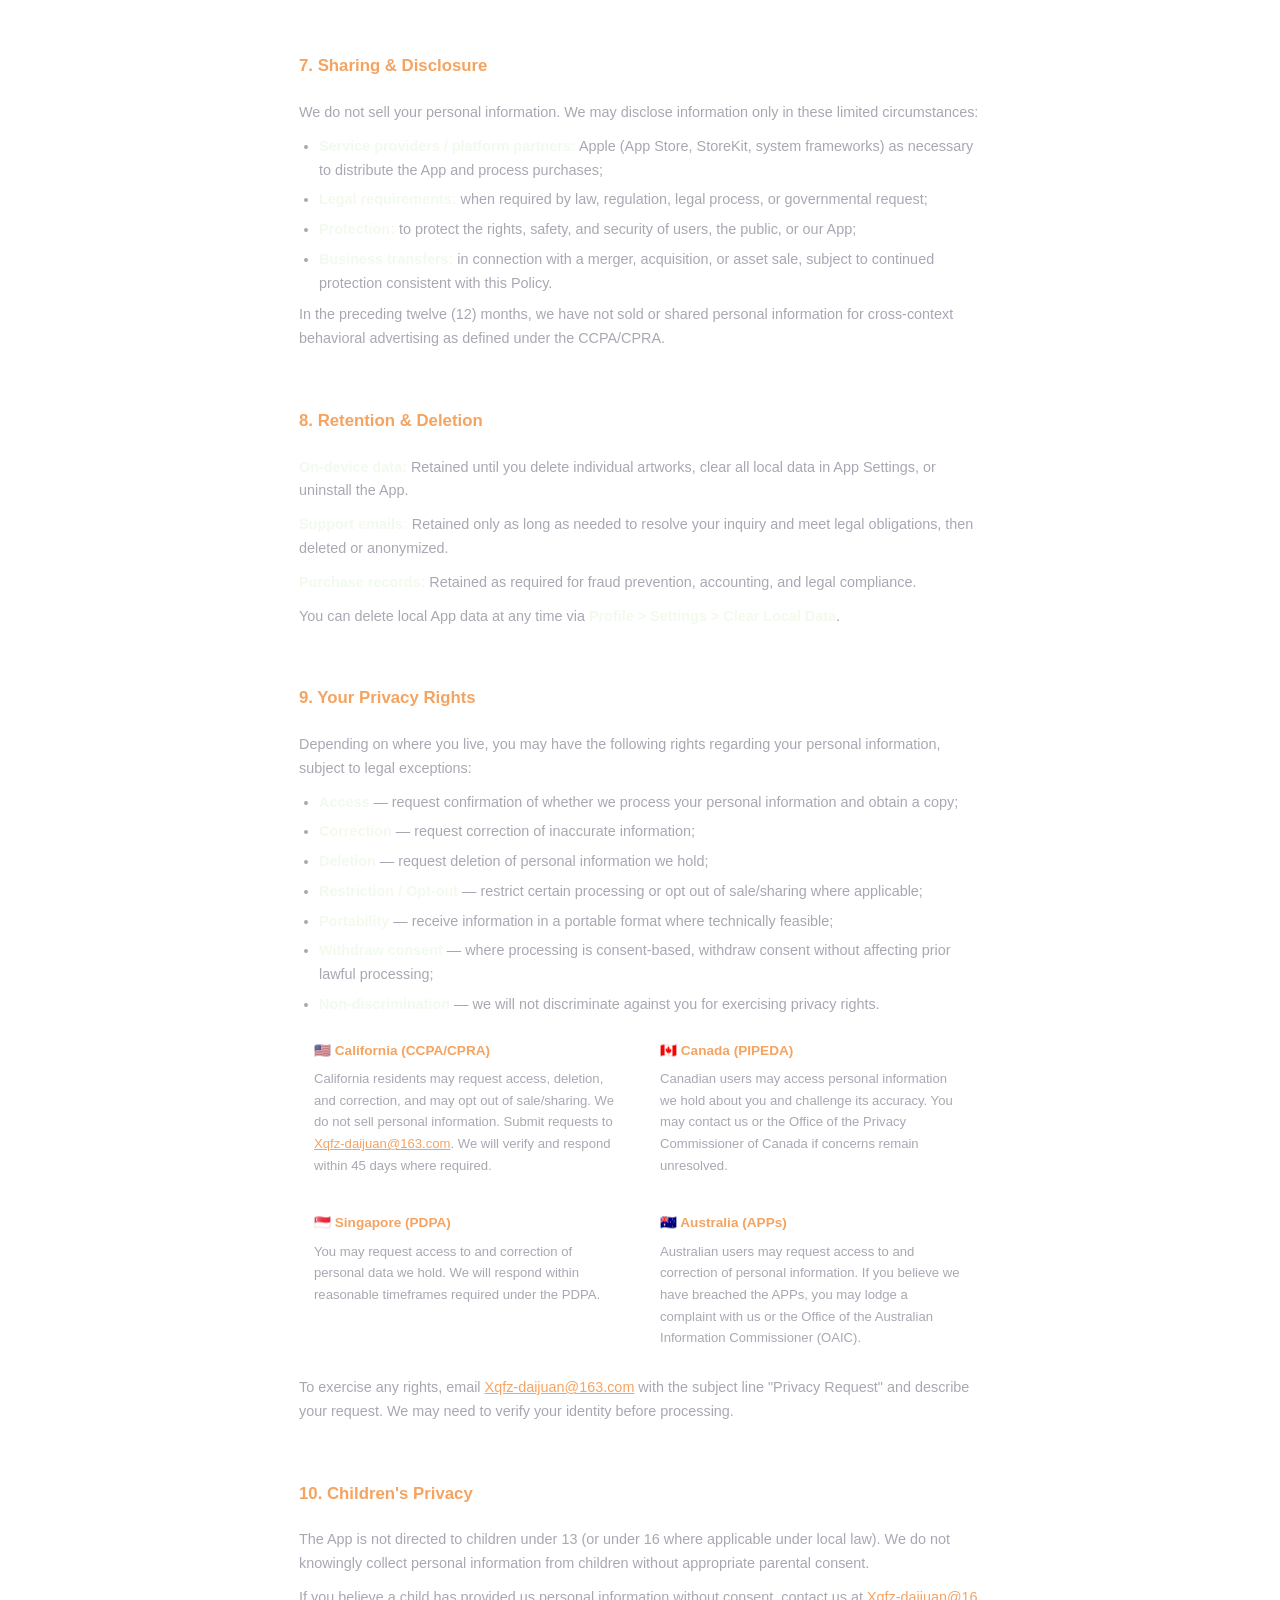
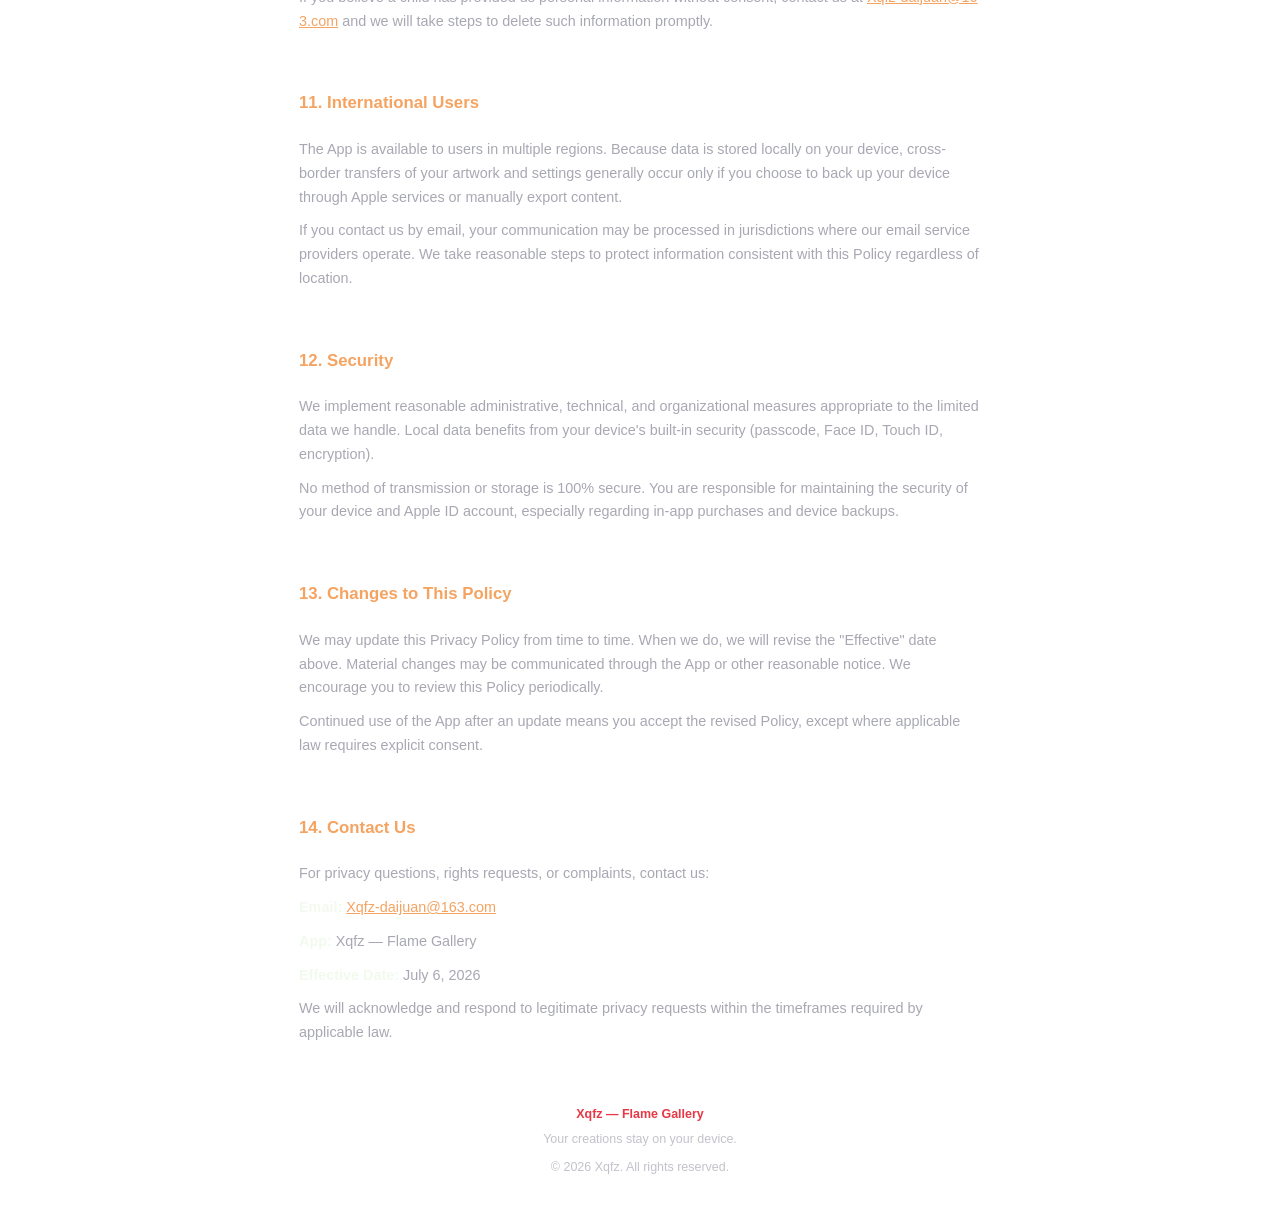
<file: xqfzzlcom-about/privacy_xqfzzl.html>
<!DOCTYPE html>
<html lang="en">
<head>
  <meta charset="UTF-8">
  <meta name="viewport" content="width=device-width, initial-scale=1.0, maximum-scale=5.0, viewport-fit=cover">
  <meta name="apple-mobile-web-app-capable" content="yes">
  <meta name="format-detection" content="telephone=no, email=no">
  <title>Privacy Policy — Xqfz Flame Gallery</title>
  <style>
    :root {
      --flame-red: #E63845;
      --flame-gold: #F5A361;
      --bg-top: #7A1A24;
      --bg-mid: #4D0F1A;
      --bg-bottom: #240A0F;
      --text-primary: #F2FAED;
      --text-secondary: #A8A8B3;
      --card-bg: rgba(255, 255, 255, 0.05);
      --card-border: rgba(255, 255, 255, 0.08);
      --accent-glow: rgba(230, 56, 69, 0.35);
      --safe-top: env(safe-area-inset-top, 0px);
      --safe-bottom: env(safe-area-inset-bottom, 0px);
    }

    *, *::before, *::after { box-sizing: border-box; margin: 0; padding: 0; }

    html {
      font-size: 16px;
      -webkit-text-size-adjust: 100%;
      scroll-behavior: smooth;
    }

    body {
      font-family: -apple-system, BlinkMacSystemFont, "SF Pro Text", "Segoe UI", Roboto, "Helvetica Neue", Arial, sans-serif;
      color: var(--text-primary);
      background: linear-gradient(180deg, var(--bg-top) 0%, var(--bg-mid) 42%, var(--bg-bottom) 100%);
      background-attachment: fixed;
      line-height: 1.65;
      min-height: 100vh;
      padding: calc(12px + var(--safe-top)) 16px calc(28px + var(--safe-bottom));
      overflow-x: hidden;
    }

    .page-wrap { max-width: 720px; margin: 0 auto; }

    .hero {
      text-align: center;
      padding: 24px 8px 28px;
      position: relative;
    }

    .hero::before {
      content: "";
      position: absolute;
      top: 0; left: 50%;
      transform: translateX(-50%);
      width: 180px; height: 180px;
      background: radial-gradient(circle, var(--accent-glow) 0%, transparent 70%);
      pointer-events: none;
    }

    .hero-icon {
      font-size: 52px;
      line-height: 1;
      margin-bottom: 12px;
      filter: drop-shadow(0 0 18px rgba(245, 163, 97, 0.45));
    }

    .hero h1 {
      font-size: clamp(1.45rem, 5vw, 1.85rem);
      font-weight: 700;
      letter-spacing: -0.02em;
      margin-bottom: 6px;
    }

    .hero .subtitle {
      color: var(--flame-gold);
      font-size: 0.95rem;
      font-weight: 600;
      margin-bottom: 14px;
    }

    .meta-bar {
      display: flex;
      flex-wrap: wrap;
      justify-content: center;
      gap: 8px;
      font-size: 0.78rem;
      color: var(--text-secondary);
    }

    .meta-pill {
      background: var(--card-bg);
      border: 1px solid var(--card-border);
      border-radius: 999px;
      padding: 5px 12px;
      white-space: nowrap;
    }

    .highlight-box {
      background: rgba(230, 56, 69, 0.12);
      border: 1px solid rgba(230, 56, 69, 0.28);
      border-radius: 14px;
      padding: 14px 16px;
      margin-bottom: 20px;
      font-size: 0.88rem;
      color: var(--text-secondary);
    }

    .highlight-box strong { color: var(--text-primary); }

    .toc {
      background: var(--card-bg);
      border: 1px solid var(--card-border);
      border-radius: 16px;
      padding: 18px 18px 10px;
      margin-bottom: 22px;
      backdrop-filter: blur(8px);
      -webkit-backdrop-filter: blur(8px);
    }

    .toc h2 {
      font-size: 0.82rem;
      text-transform: uppercase;
      letter-spacing: 0.08em;
      color: var(--flame-gold);
      margin-bottom: 12px;
    }

    .toc ol {
      list-style: none;
      counter-reset: toc;
      columns: 1;
    }

    @media (min-width: 520px) {
      .toc ol { columns: 2; column-gap: 20px; }
    }

    .toc li {
      counter-increment: toc;
      margin-bottom: 8px;
      break-inside: avoid;
    }

    .toc a {
      color: var(--text-primary);
      text-decoration: none;
      font-size: 0.88rem;
      display: flex;
      align-items: baseline;
      gap: 8px;
      padding: 4px 0;
      -webkit-tap-highlight-color: transparent;
    }

    .toc a::before {
      content: counter(toc, decimal-leading-zero);
      color: var(--flame-red);
      font-size: 0.72rem;
      font-weight: 700;
      min-width: 22px;
    }

    .toc a:active { color: var(--flame-gold); }

    .section {
      background: var(--card-bg);
      border: 1px solid var(--card-border);
      border-radius: 16px;
      padding: 20px 18px;
      margin-bottom: 14px;
    }

    .section h2 {
      font-size: 1.05rem;
      color: var(--flame-gold);
      margin-bottom: 12px;
      padding-bottom: 8px;
      border-bottom: 1px solid var(--card-border);
      scroll-margin-top: calc(12px + var(--safe-top));
    }

    .section h3 {
      font-size: 0.92rem;
      color: var(--text-primary);
      margin: 14px 0 8px;
    }

    .section p, .section li {
      font-size: 0.9rem;
      color: var(--text-secondary);
      margin-bottom: 10px;
    }

    .section p:last-child, .section li:last-child { margin-bottom: 0; }

    .section ul, .section ol {
      padding-left: 1.25rem;
      margin-bottom: 8px;
    }

    .section li { margin-bottom: 6px; }

    .section strong { color: var(--text-primary); font-weight: 600; }

    .data-table {
      width: 100%;
      border-collapse: collapse;
      font-size: 0.82rem;
      margin: 12px 0;
      display: block;
      overflow-x: auto;
      -webkit-overflow-scrolling: touch;
    }

    .data-table thead, .data-table tbody, .data-table tr {
      display: table;
      width: 100%;
      table-layout: fixed;
    }

    .data-table th, .data-table td {
      text-align: left;
      padding: 10px 8px;
      border-bottom: 1px solid var(--card-border);
      vertical-align: top;
      word-wrap: break-word;
    }

    .data-table th {
      color: var(--flame-gold);
      font-weight: 600;
      background: rgba(255, 255, 255, 0.03);
    }

    .data-table td { color: var(--text-secondary); }

    a { color: var(--flame-gold); word-break: break-all; }

    .rights-grid {
      display: grid;
      gap: 10px;
      margin-top: 10px;
    }

    @media (min-width: 480px) {
      .rights-grid { grid-template-columns: 1fr 1fr; }
    }

    .rights-card {
      background: rgba(255, 255, 255, 0.03);
      border: 1px solid var(--card-border);
      border-radius: 12px;
      padding: 12px 14px;
    }

    .rights-card h3 {
      font-size: 0.85rem;
      color: var(--flame-gold);
      margin: 0 0 6px;
    }

    .rights-card p {
      font-size: 0.82rem;
      margin: 0;
    }

    .footer {
      text-align: center;
      padding: 24px 8px 8px;
      font-size: 0.78rem;
      color: rgba(168, 168, 179, 0.7);
    }

    .footer .brand {
      color: var(--flame-red);
      font-weight: 600;
      margin-bottom: 4px;
    }
  </style>
</head>
<body>
  <div class="page-wrap">
    <header class="hero">
      <div class="hero-icon" aria-hidden="true">🔥</div>
      <h1>Privacy Policy</h1>
      <p class="subtitle">Xqfz — Flame Gallery</p>
      <div class="meta-bar">
        <span class="meta-pill">Effective: July 6, 2026</span>
        <span class="meta-pill">Version 1.0</span>
      </div>
    </header>

    <div class="highlight-box">
      <strong>Privacy-first design.</strong> Xqfz is built around local creation. Your flame artworks, settings, statistics, and badges are stored on your device — not on our servers. We do not operate user accounts or cloud sync. This Privacy Policy explains what limited information we handle and your rights under applicable privacy laws.
    </div>

    <nav class="toc" aria-label="Table of contents">
      <h2>Contents</h2>
      <ol>
        <li><a href="#s1">Scope &amp; Controller</a></li>
        <li><a href="#s2">Information We Collect</a></li>
        <li><a href="#s3">How We Use Information</a></li>
        <li><a href="#s4">Local Storage</a></li>
        <li><a href="#s5">Device Permissions</a></li>
        <li><a href="#s6">In-App Purchases</a></li>
        <li><a href="#s7">Sharing &amp; Disclosure</a></li>
        <li><a href="#s8">Retention &amp; Deletion</a></li>
        <li><a href="#s9">Your Privacy Rights</a></li>
        <li><a href="#s10">Children's Privacy</a></li>
        <li><a href="#s11">International Users</a></li>
        <li><a href="#s12">Security</a></li>
        <li><a href="#s13">Changes to This Policy</a></li>
        <li><a href="#s14">Contact Us</a></li>
      </ol>
    </nav>

    <main>
      <section class="section" id="s1">
        <h2>1. Scope &amp; Controller</h2>
        <p>This Privacy Policy describes how <strong>Xqfz (Flame Gallery)</strong> ("App," "we," "us," or "our") handles information when you use our iOS mobile application for artistic digital flame creation, collection, and export.</p>
        <p>For the purposes of applicable privacy laws — including the California Consumer Privacy Act as amended by the CPRA (CCPA/CPRA), Canada's Personal Information Protection and Electronic Documents Act (PIPEDA), Singapore's Personal Data Protection Act 2012 (PDPA), and Australia's Privacy Act 1988 and Australian Privacy Principles (APPs) — we act as the data controller (or equivalent) for personal information processed through the App.</p>
        <p>This Policy applies to information collected through the App. It does not cover third-party websites or services you may access independently.</p>
      </section>

      <section class="section" id="s2">
        <h2>2. Information We Collect</h2>
        <p>Because the App is primarily local-first, we collect minimal information:</p>

        <table class="data-table" aria-label="Data collection summary">
          <thead>
            <tr>
              <th style="width:32%">Category</th>
              <th style="width:38%">Examples</th>
              <th style="width:30%">Source</th>
            </tr>
          </thead>
          <tbody>
            <tr>
              <td><strong>App &amp; Usage Data (local)</strong></td>
              <td>Artwork configurations, titles, creation timestamps, editor settings, badge progress, challenge status, export counts, coin balance</td>
              <td>Generated by your use of the App; stored on device</td>
            </tr>
            <tr>
              <td><strong>Device &amp; Diagnostic Data</strong></td>
              <td>Device model, OS version, App version, crash logs (if enabled by Apple/platform)</td>
              <td>Your device / Apple systems</td>
            </tr>
            <tr>
              <td><strong>Purchase Data</strong></td>
              <td>Transaction identifiers, product IDs, purchase status</td>
              <td>Apple App Store / StoreKit</td>
            </tr>
            <tr>
              <td><strong>Permission-Based Data</strong></td>
              <td>Photo library access status; optional tracking authorization status; optional microphone input for music-sync features</td>
              <td>Your device, with consent</td>
            </tr>
            <tr>
              <td><strong>Support Communications</strong></td>
              <td>Email address and message content if you contact us</td>
              <td>You, voluntarily</td>
            </tr>
          </tbody>
        </table>

        <p><strong>We do not collect:</strong> account registration data, precise geolocation, contacts, health data, browsing history across other apps, or server-side profiles. We do not sell or share personal information for cross-context behavioral advertising.</p>
      </section>

      <section class="section" id="s3">
        <h2>3. How We Use Information</h2>
        <p>We use information only as necessary to:</p>
        <ul>
          <li>provide core App features (create, edit, save, collect, and export flame artworks);</li>
          <li>maintain local statistics, badges, daily challenges, and virtual credit balances;</li>
          <li>process and validate in-app purchases through Apple;</li>
          <li>request and honor your device permission choices;</li>
          <li>respond to support requests and enforce our User Agreement;</li>
          <li>improve stability and security, including diagnosing crashes where platform tools allow;</li>
          <li>comply with legal obligations.</li>
        </ul>
        <p><strong>Legal bases (where applicable):</strong> performance of our contract with you (providing the App), your consent (permissions and optional tracking), and our legitimate interests in operating and securing the App, balanced against your rights.</p>
      </section>

      <section class="section" id="s4">
        <h2>4. Local Storage</h2>
        <p>Your flame artworks, preferences, privacy consent status, tracking request status, and usage statistics are stored locally on your iPhone using on-device storage mechanisms (such as local files and UserDefaults). This data remains on your device unless you export it, back up your device through Apple iCloud/device backup, or delete it.</p>
        <p><strong>Important:</strong> Uninstalling the App or using "Clear Local Data" in Settings will permanently delete locally stored artworks and statistics from the App. We cannot recover deleted local data because we do not maintain server copies.</p>
      </section>

      <section class="section" id="s5">
        <h2>5. Device Permissions</h2>
        <p>The App may request the following permissions. You can deny or revoke them in iOS Settings at any time:</p>

        <h3>Photo Library</h3>
        <p>Requested when you choose to save exported images (PNG, JPG, GIF, poster) to your photo library. We access only the items you explicitly save. We do not scan or upload your entire photo library.</p>

        <h3>App Tracking Transparency (ATT)</h3>
        <p>On supported iOS versions, we may request permission to track your activity across other companies' apps and websites for advertising or analytics purposes. <strong>Tracking is optional.</strong> If you deny permission, the App continues to function. You can change your choice in Settings &gt; Privacy &amp; Security &gt; Tracking.</p>

        <h3>Microphone (optional feature)</h3>
        <p>If you use music-sync or audio-reactive flame features, the App may request microphone access to analyze ambient audio on-device. Audio is processed locally for visual effects and is not uploaded to our servers.</p>

        <h3>Notifications (if enabled)</h3>
        <p>If we offer optional reminders (such as daily challenge notifications), you may grant notification permission. You can disable notifications in system settings.</p>
      </section>

      <section class="section" id="s6">
        <h2>6. In-App Purchases</h2>
        <p>Virtual credit purchases are processed by Apple through the App Store. We receive purchase confirmation data (such as product ID and transaction status) to credit your in-App balance. We do not receive or store your full payment card details — Apple handles payment processing.</p>
        <p>Apple's privacy practices are governed by Apple's own policies. See <a href="https://www.apple.com/legal/privacy/" target="_blank" rel="noopener noreferrer">Apple Privacy Policy</a>.</p>
      </section>

      <section class="section" id="s7">
        <h2>7. Sharing &amp; Disclosure</h2>
        <p>We do not sell your personal information. We may disclose information only in these limited circumstances:</p>
        <ul>
          <li><strong>Service providers / platform partners:</strong> Apple (App Store, StoreKit, system frameworks) as necessary to distribute the App and process purchases;</li>
          <li><strong>Legal requirements:</strong> when required by law, regulation, legal process, or governmental request;</li>
          <li><strong>Protection:</strong> to protect the rights, safety, and security of users, the public, or our App;</li>
          <li><strong>Business transfers:</strong> in connection with a merger, acquisition, or asset sale, subject to continued protection consistent with this Policy.</li>
        </ul>
        <p>In the preceding twelve (12) months, we have not sold or shared personal information for cross-context behavioral advertising as defined under the CCPA/CPRA.</p>
      </section>

      <section class="section" id="s8">
        <h2>8. Retention &amp; Deletion</h2>
        <p><strong>On-device data:</strong> Retained until you delete individual artworks, clear all local data in App Settings, or uninstall the App.</p>
        <p><strong>Support emails:</strong> Retained only as long as needed to resolve your inquiry and meet legal obligations, then deleted or anonymized.</p>
        <p><strong>Purchase records:</strong> Retained as required for fraud prevention, accounting, and legal compliance.</p>
        <p>You can delete local App data at any time via <strong>Profile &gt; Settings &gt; Clear Local Data</strong>.</p>
      </section>

      <section class="section" id="s9">
        <h2>9. Your Privacy Rights</h2>
        <p>Depending on where you live, you may have the following rights regarding your personal information, subject to legal exceptions:</p>
        <ul>
          <li><strong>Access</strong> — request confirmation of whether we process your personal information and obtain a copy;</li>
          <li><strong>Correction</strong> — request correction of inaccurate information;</li>
          <li><strong>Deletion</strong> — request deletion of personal information we hold;</li>
          <li><strong>Restriction / Opt-out</strong> — restrict certain processing or opt out of sale/sharing where applicable;</li>
          <li><strong>Portability</strong> — receive information in a portable format where technically feasible;</li>
          <li><strong>Withdraw consent</strong> — where processing is consent-based, withdraw consent without affecting prior lawful processing;</li>
          <li><strong>Non-discrimination</strong> — we will not discriminate against you for exercising privacy rights.</li>
        </ul>

        <div class="rights-grid">
          <div class="rights-card">
            <h3>🇺🇸 California (CCPA/CPRA)</h3>
            <p>California residents may request access, deletion, and correction, and may opt out of sale/sharing. We do not sell personal information. Submit requests to <a href="mailto:Xqfz-daijuan@163.com">Xqfz-daijuan@163.com</a>. We will verify and respond within 45 days where required.</p>
          </div>
          <div class="rights-card">
            <h3>🇨🇦 Canada (PIPEDA)</h3>
            <p>Canadian users may access personal information we hold about you and challenge its accuracy. You may contact us or the Office of the Privacy Commissioner of Canada if concerns remain unresolved.</p>
          </div>
          <div class="rights-card">
            <h3>🇸🇬 Singapore (PDPA)</h3>
            <p>You may request access to and correction of personal data we hold. We will respond within reasonable timeframes required under the PDPA.</p>
          </div>
          <div class="rights-card">
            <h3>🇦🇺 Australia (APPs)</h3>
            <p>Australian users may request access to and correction of personal information. If you believe we have breached the APPs, you may lodge a complaint with us or the Office of the Australian Information Commissioner (OAIC).</p>
          </div>
        </div>

        <p style="margin-top:14px;">To exercise any rights, email <a href="mailto:Xqfz-daijuan@163.com">Xqfz-daijuan@163.com</a> with the subject line "Privacy Request" and describe your request. We may need to verify your identity before processing.</p>
      </section>

      <section class="section" id="s10">
        <h2>10. Children's Privacy</h2>
        <p>The App is not directed to children under 13 (or under 16 where applicable under local law). We do not knowingly collect personal information from children without appropriate parental consent.</p>
        <p>If you believe a child has provided us personal information without consent, contact us at <a href="mailto:Xqfz-daijuan@163.com">Xqfz-daijuan@163.com</a> and we will take steps to delete such information promptly.</p>
      </section>

      <section class="section" id="s11">
        <h2>11. International Users</h2>
        <p>The App is available to users in multiple regions. Because data is stored locally on your device, cross-border transfers of your artwork and settings generally occur only if you choose to back up your device through Apple services or manually export content.</p>
        <p>If you contact us by email, your communication may be processed in jurisdictions where our email service providers operate. We take reasonable steps to protect information consistent with this Policy regardless of location.</p>
      </section>

      <section class="section" id="s12">
        <h2>12. Security</h2>
        <p>We implement reasonable administrative, technical, and organizational measures appropriate to the limited data we handle. Local data benefits from your device's built-in security (passcode, Face ID, Touch ID, encryption).</p>
        <p>No method of transmission or storage is 100% secure. You are responsible for maintaining the security of your device and Apple ID account, especially regarding in-app purchases and device backups.</p>
      </section>

      <section class="section" id="s13">
        <h2>13. Changes to This Policy</h2>
        <p>We may update this Privacy Policy from time to time. When we do, we will revise the "Effective" date above. Material changes may be communicated through the App or other reasonable notice. We encourage you to review this Policy periodically.</p>
        <p>Continued use of the App after an update means you accept the revised Policy, except where applicable law requires explicit consent.</p>
      </section>

      <section class="section" id="s14">
        <h2>14. Contact Us</h2>
        <p>For privacy questions, rights requests, or complaints, contact us:</p>
        <p><strong>Email:</strong> <a href="mailto:Xqfz-daijuan@163.com">Xqfz-daijuan@163.com</a></p>
        <p><strong>App:</strong> Xqfz — Flame Gallery</p>
        <p><strong>Effective Date:</strong> July 6, 2026</p>
        <p style="margin-top:10px;">We will acknowledge and respond to legitimate privacy requests within the timeframes required by applicable law.</p>
      </section>
    </main>

    <footer class="footer">
      <p class="brand">Xqfz — Flame Gallery</p>
      <p>Your creations stay on your device.</p>
      <p style="margin-top:8px;">© 2026 Xqfz. All rights reserved.</p>
    </footer>
  </div>
</body>
</html>
</file>
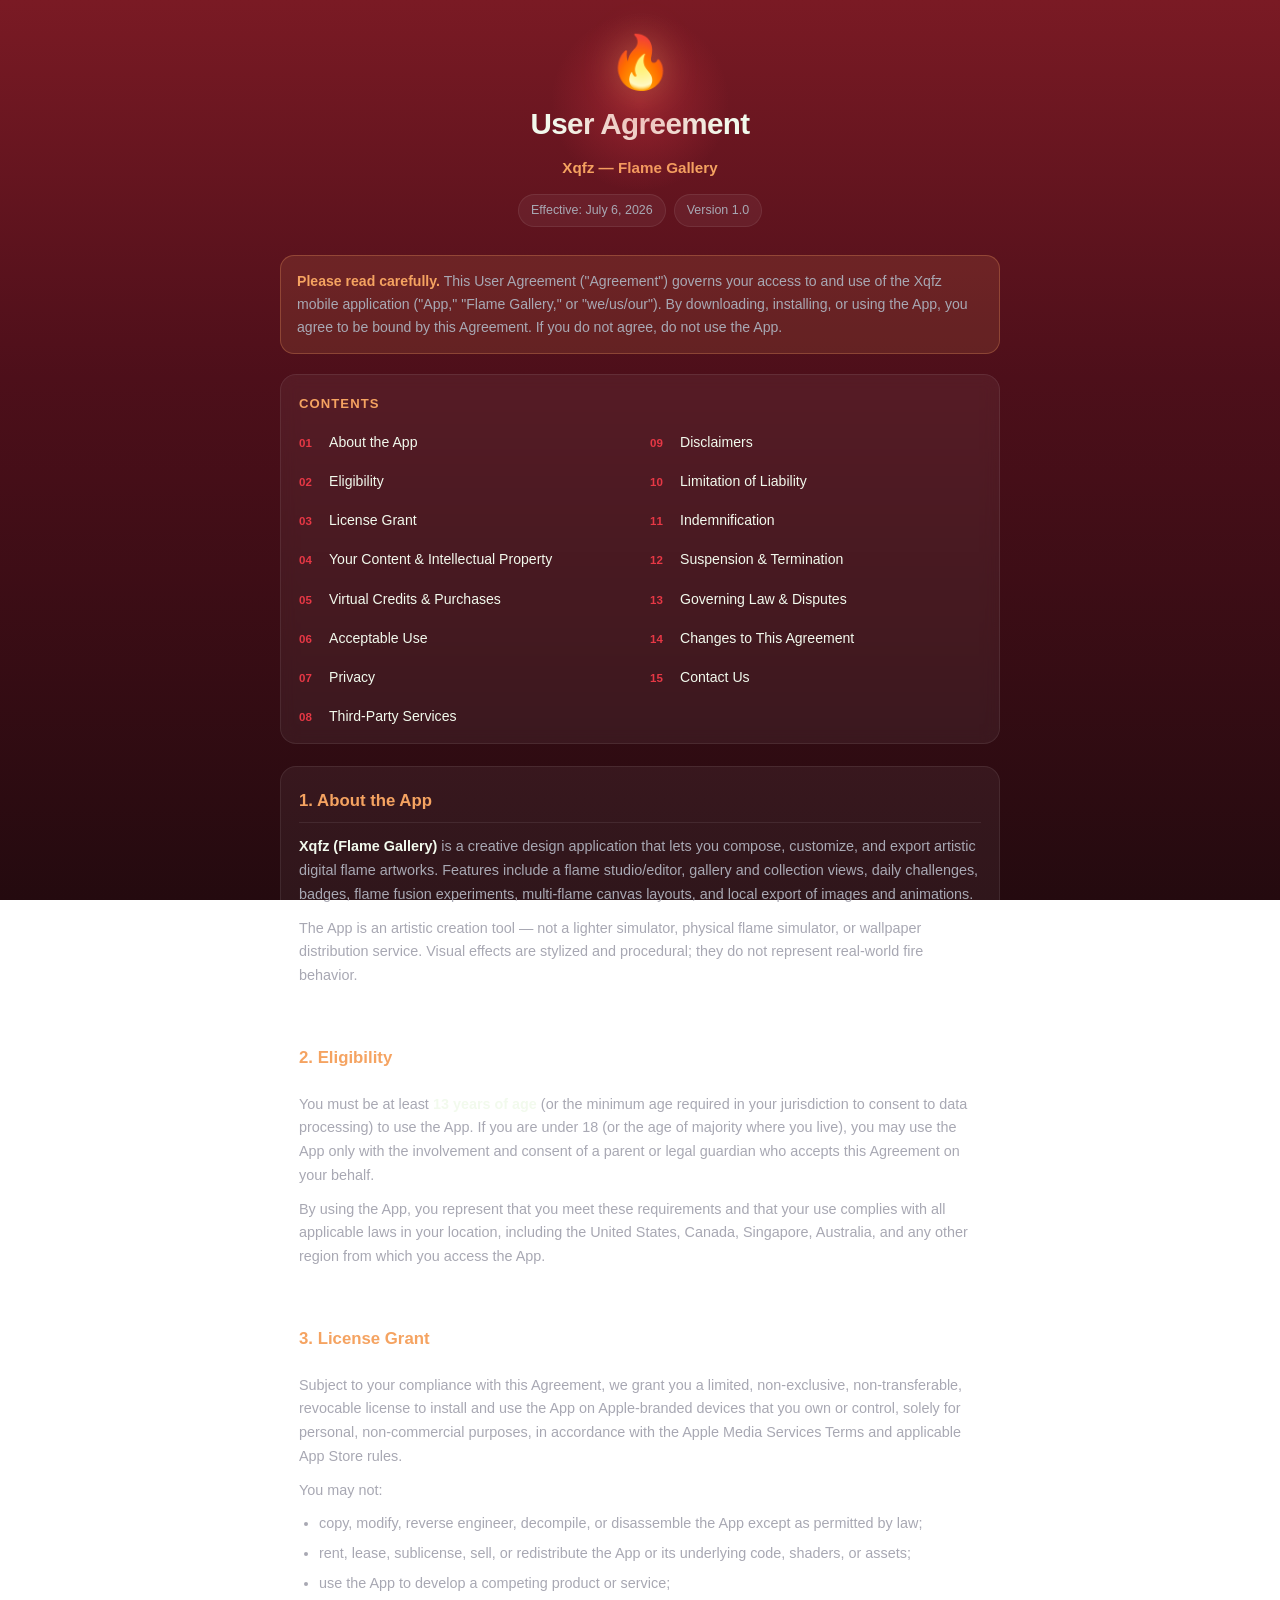
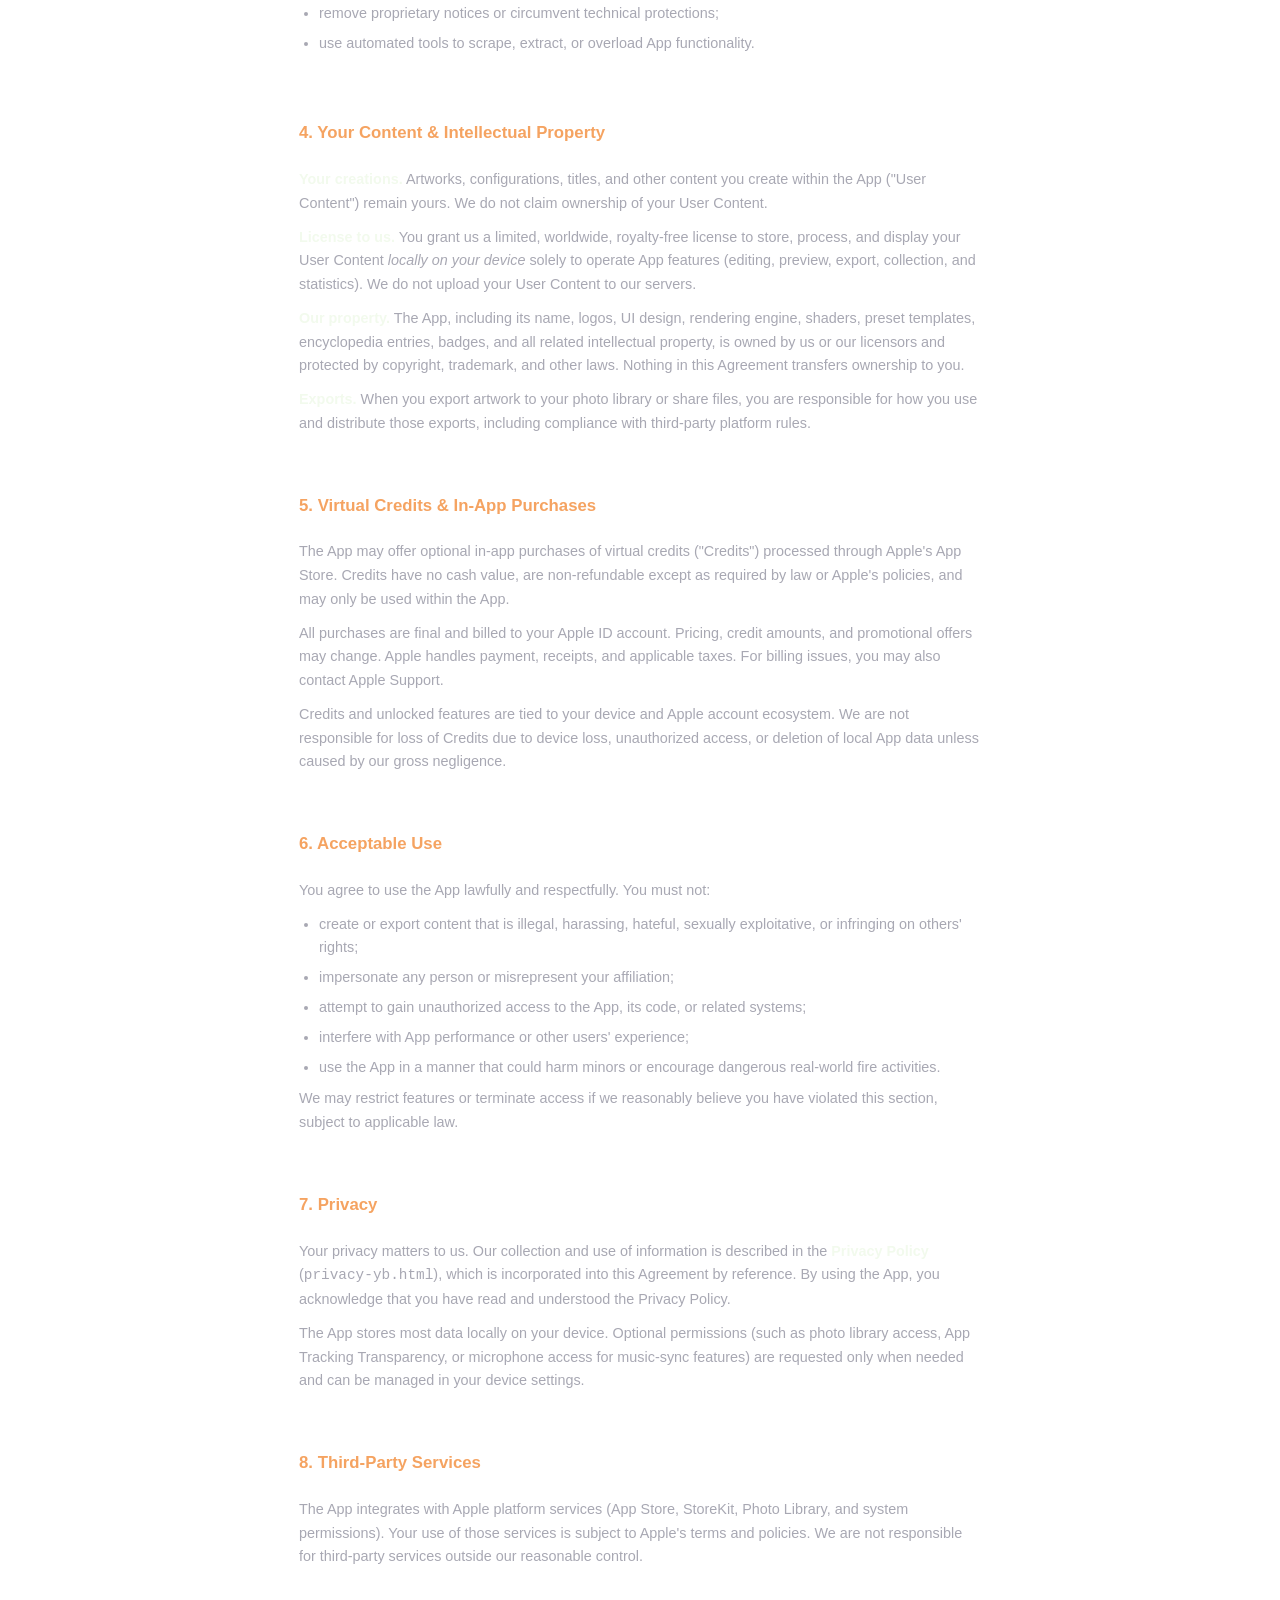
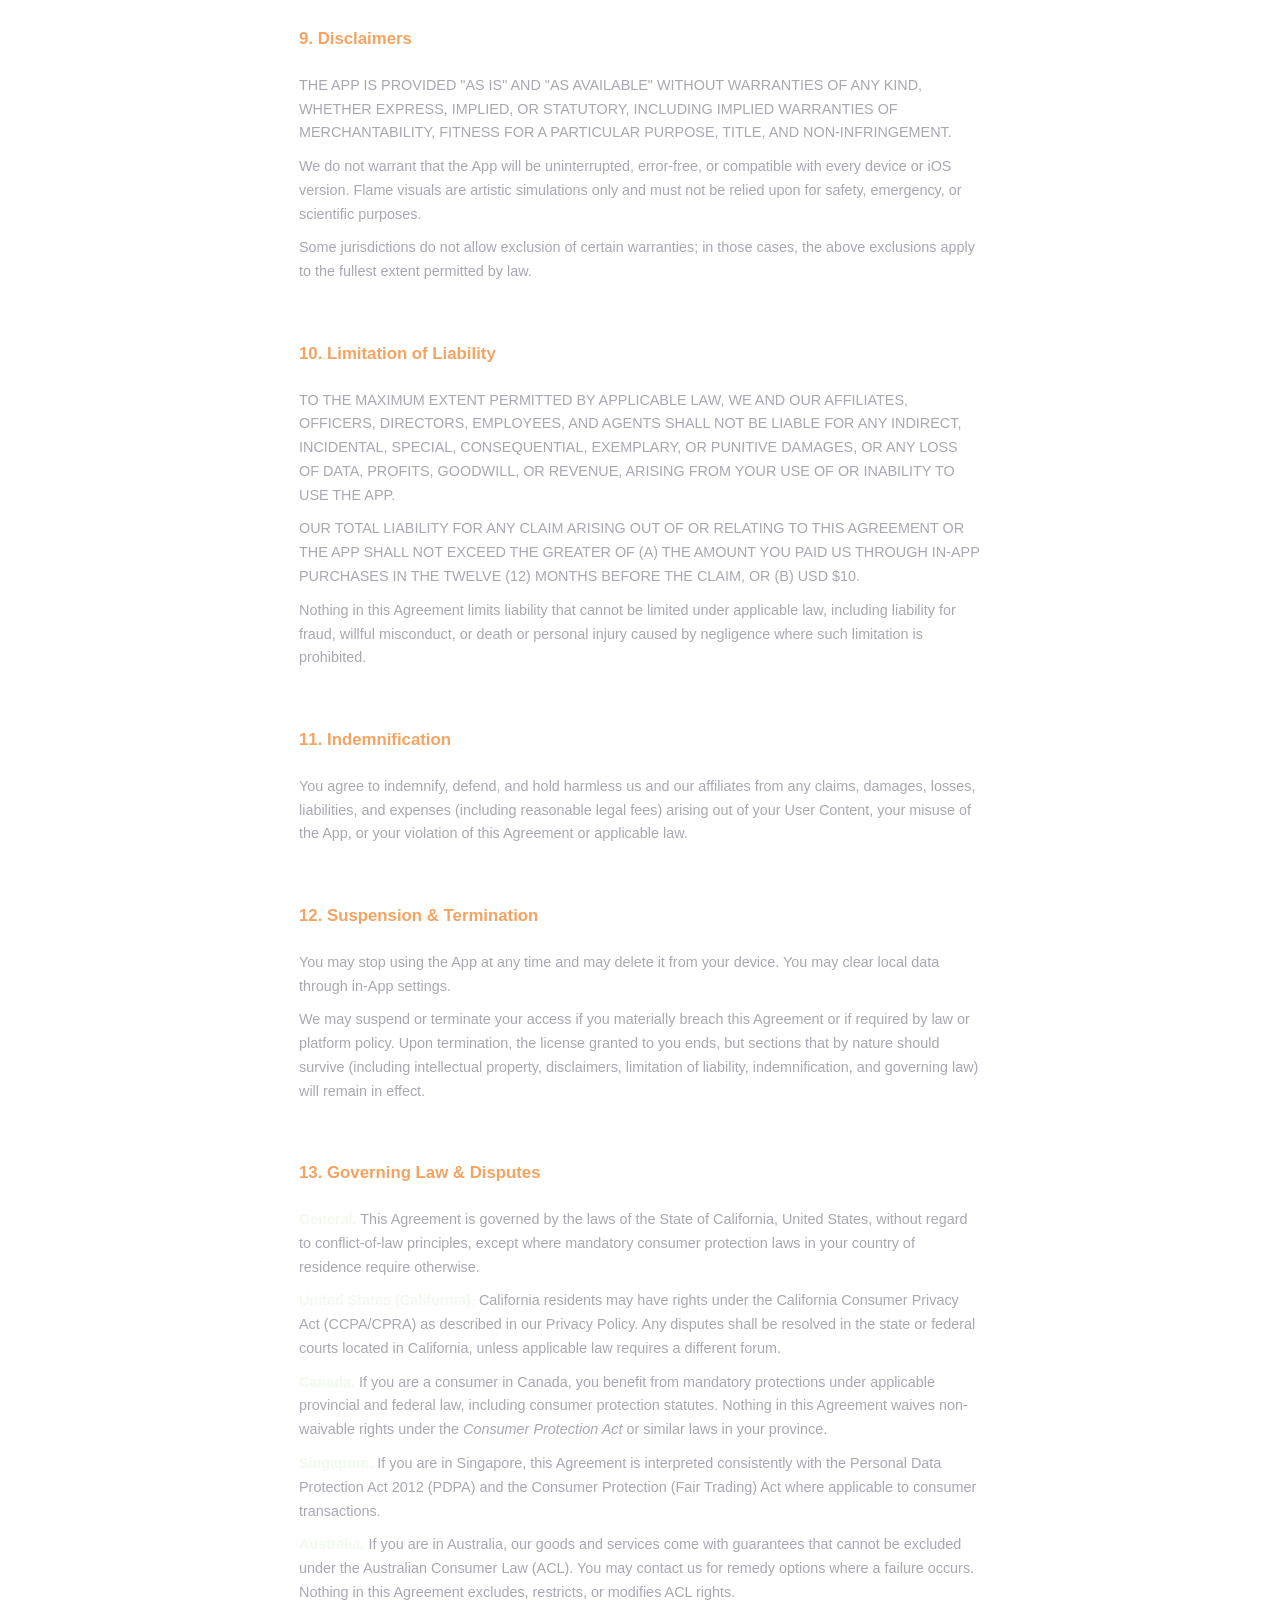
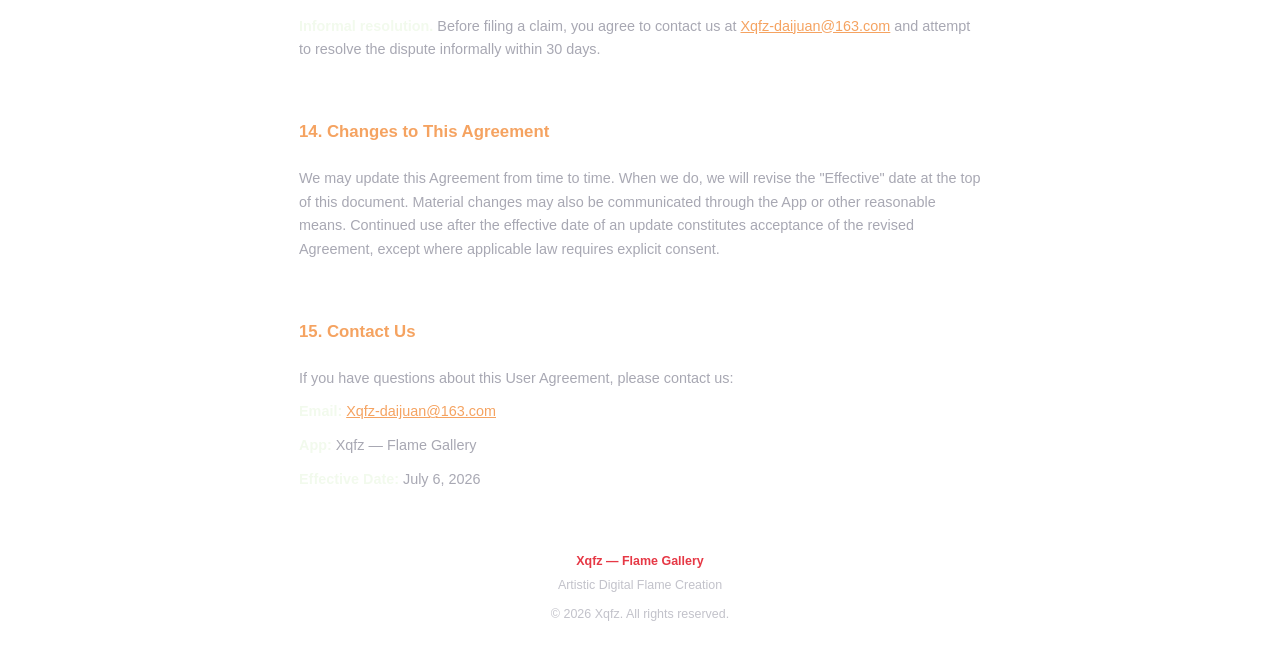
<file: xqfzzlcom-about/UserAgreement_xqfzzl.html>
<!DOCTYPE html>
<html lang="en">
<head>
  <meta charset="UTF-8">
  <meta name="viewport" content="width=device-width, initial-scale=1.0, maximum-scale=5.0, viewport-fit=cover">
  <meta name="apple-mobile-web-app-capable" content="yes">
  <meta name="format-detection" content="telephone=no, email=no">
  <title>User Agreement — Xqfz Flame Gallery</title>
  <style>
    :root {
      --flame-red: #E63845;
      --flame-gold: #F5A361;
      --bg-top: #7A1A24;
      --bg-mid: #4D0F1A;
      --bg-bottom: #240A0F;
      --text-primary: #F2FAED;
      --text-secondary: #A8A8B3;
      --card-bg: rgba(255, 255, 255, 0.05);
      --card-border: rgba(255, 255, 255, 0.08);
      --accent-glow: rgba(230, 56, 69, 0.35);
      --safe-top: env(safe-area-inset-top, 0px);
      --safe-bottom: env(safe-area-inset-bottom, 0px);
    }

    *, *::before, *::after { box-sizing: border-box; margin: 0; padding: 0; }

    html {
      font-size: 16px;
      -webkit-text-size-adjust: 100%;
      scroll-behavior: smooth;
    }

    body {
      font-family: -apple-system, BlinkMacSystemFont, "SF Pro Text", "Segoe UI", Roboto, "Helvetica Neue", Arial, sans-serif;
      color: var(--text-primary);
      background: linear-gradient(180deg, var(--bg-top) 0%, var(--bg-mid) 42%, var(--bg-bottom) 100%);
      background-attachment: fixed;
      line-height: 1.65;
      min-height: 100vh;
      padding: calc(12px + var(--safe-top)) 16px calc(28px + var(--safe-bottom));
      overflow-x: hidden;
    }

    .page-wrap { max-width: 720px; margin: 0 auto; }

    .hero {
      text-align: center;
      padding: 24px 8px 28px;
      position: relative;
    }

    .hero::before {
      content: "";
      position: absolute;
      top: 0; left: 50%;
      transform: translateX(-50%);
      width: 180px; height: 180px;
      background: radial-gradient(circle, var(--accent-glow) 0%, transparent 70%);
      pointer-events: none;
    }

    .hero-icon {
      font-size: 52px;
      line-height: 1;
      margin-bottom: 12px;
      filter: drop-shadow(0 0 18px rgba(245, 163, 97, 0.45));
    }

    .hero h1 {
      font-size: clamp(1.45rem, 5vw, 1.85rem);
      font-weight: 700;
      letter-spacing: -0.02em;
      margin-bottom: 6px;
    }

    .hero .subtitle {
      color: var(--flame-gold);
      font-size: 0.95rem;
      font-weight: 600;
      margin-bottom: 14px;
    }

    .meta-bar {
      display: flex;
      flex-wrap: wrap;
      justify-content: center;
      gap: 8px;
      font-size: 0.78rem;
      color: var(--text-secondary);
    }

    .meta-pill {
      background: var(--card-bg);
      border: 1px solid var(--card-border);
      border-radius: 999px;
      padding: 5px 12px;
      white-space: nowrap;
    }

    .notice {
      background: rgba(245, 163, 97, 0.12);
      border: 1px solid rgba(245, 163, 97, 0.28);
      border-radius: 14px;
      padding: 14px 16px;
      margin-bottom: 20px;
      font-size: 0.88rem;
      color: var(--text-secondary);
    }

    .notice strong { color: var(--flame-gold); }

    .toc {
      background: var(--card-bg);
      border: 1px solid var(--card-border);
      border-radius: 16px;
      padding: 18px 18px 10px;
      margin-bottom: 22px;
      backdrop-filter: blur(8px);
      -webkit-backdrop-filter: blur(8px);
    }

    .toc h2 {
      font-size: 0.82rem;
      text-transform: uppercase;
      letter-spacing: 0.08em;
      color: var(--flame-gold);
      margin-bottom: 12px;
    }

    .toc ol {
      list-style: none;
      counter-reset: toc;
      columns: 1;
    }

    @media (min-width: 520px) {
      .toc ol { columns: 2; column-gap: 20px; }
    }

    .toc li {
      counter-increment: toc;
      margin-bottom: 8px;
      break-inside: avoid;
    }

    .toc a {
      color: var(--text-primary);
      text-decoration: none;
      font-size: 0.88rem;
      display: flex;
      align-items: baseline;
      gap: 8px;
      padding: 4px 0;
      -webkit-tap-highlight-color: transparent;
    }

    .toc a::before {
      content: counter(toc, decimal-leading-zero);
      color: var(--flame-red);
      font-size: 0.72rem;
      font-weight: 700;
      min-width: 22px;
    }

    .toc a:active { color: var(--flame-gold); }

    .section {
      background: var(--card-bg);
      border: 1px solid var(--card-border);
      border-radius: 16px;
      padding: 20px 18px;
      margin-bottom: 14px;
    }

    .section h2 {
      font-size: 1.05rem;
      color: var(--flame-gold);
      margin-bottom: 12px;
      padding-bottom: 8px;
      border-bottom: 1px solid var(--card-border);
      scroll-margin-top: calc(12px + var(--safe-top));
    }

    .section p, .section li {
      font-size: 0.9rem;
      color: var(--text-secondary);
      margin-bottom: 10px;
    }

    .section p:last-child, .section li:last-child { margin-bottom: 0; }

    .section ul, .section ol {
      padding-left: 1.25rem;
      margin-bottom: 8px;
    }

    .section li { margin-bottom: 6px; }

    .section strong { color: var(--text-primary); font-weight: 600; }

    a { color: var(--flame-gold); word-break: break-all; }

    .footer {
      text-align: center;
      padding: 24px 8px 8px;
      font-size: 0.78rem;
      color: rgba(168, 168, 179, 0.7);
    }

    .footer .brand {
      color: var(--flame-red);
      font-weight: 600;
      margin-bottom: 4px;
    }
  </style>
</head>
<body>
  <div class="page-wrap">
    <header class="hero">
      <div class="hero-icon" aria-hidden="true">🔥</div>
      <h1>User Agreement</h1>
      <p class="subtitle">Xqfz — Flame Gallery</p>
      <div class="meta-bar">
        <span class="meta-pill">Effective: July 6, 2026</span>
        <span class="meta-pill">Version 1.0</span>
      </div>
    </header>

    <div class="notice">
      <strong>Please read carefully.</strong> This User Agreement ("Agreement") governs your access to and use of the Xqfz mobile application ("App," "Flame Gallery," or "we/us/our"). By downloading, installing, or using the App, you agree to be bound by this Agreement. If you do not agree, do not use the App.
    </div>

    <nav class="toc" aria-label="Table of contents">
      <h2>Contents</h2>
      <ol>
        <li><a href="#s1">About the App</a></li>
        <li><a href="#s2">Eligibility</a></li>
        <li><a href="#s3">License Grant</a></li>
        <li><a href="#s4">Your Content &amp; Intellectual Property</a></li>
        <li><a href="#s5">Virtual Credits &amp; Purchases</a></li>
        <li><a href="#s6">Acceptable Use</a></li>
        <li><a href="#s7">Privacy</a></li>
        <li><a href="#s8">Third-Party Services</a></li>
        <li><a href="#s9">Disclaimers</a></li>
        <li><a href="#s10">Limitation of Liability</a></li>
        <li><a href="#s11">Indemnification</a></li>
        <li><a href="#s12">Suspension &amp; Termination</a></li>
        <li><a href="#s13">Governing Law &amp; Disputes</a></li>
        <li><a href="#s14">Changes to This Agreement</a></li>
        <li><a href="#s15">Contact Us</a></li>
      </ol>
    </nav>

    <main>
      <section class="section" id="s1">
        <h2>1. About the App</h2>
        <p><strong>Xqfz (Flame Gallery)</strong> is a creative design application that lets you compose, customize, and export artistic digital flame artworks. Features include a flame studio/editor, gallery and collection views, daily challenges, badges, flame fusion experiments, multi-flame canvas layouts, and local export of images and animations.</p>
        <p>The App is an artistic creation tool — not a lighter simulator, physical flame simulator, or wallpaper distribution service. Visual effects are stylized and procedural; they do not represent real-world fire behavior.</p>
      </section>

      <section class="section" id="s2">
        <h2>2. Eligibility</h2>
        <p>You must be at least <strong>13 years of age</strong> (or the minimum age required in your jurisdiction to consent to data processing) to use the App. If you are under 18 (or the age of majority where you live), you may use the App only with the involvement and consent of a parent or legal guardian who accepts this Agreement on your behalf.</p>
        <p>By using the App, you represent that you meet these requirements and that your use complies with all applicable laws in your location, including the United States, Canada, Singapore, Australia, and any other region from which you access the App.</p>
      </section>

      <section class="section" id="s3">
        <h2>3. License Grant</h2>
        <p>Subject to your compliance with this Agreement, we grant you a limited, non-exclusive, non-transferable, revocable license to install and use the App on Apple-branded devices that you own or control, solely for personal, non-commercial purposes, in accordance with the Apple Media Services Terms and applicable App Store rules.</p>
        <p>You may not:</p>
        <ul>
          <li>copy, modify, reverse engineer, decompile, or disassemble the App except as permitted by law;</li>
          <li>rent, lease, sublicense, sell, or redistribute the App or its underlying code, shaders, or assets;</li>
          <li>use the App to develop a competing product or service;</li>
          <li>remove proprietary notices or circumvent technical protections;</li>
          <li>use automated tools to scrape, extract, or overload App functionality.</li>
        </ul>
      </section>

      <section class="section" id="s4">
        <h2>4. Your Content &amp; Intellectual Property</h2>
        <p><strong>Your creations.</strong> Artworks, configurations, titles, and other content you create within the App ("User Content") remain yours. We do not claim ownership of your User Content.</p>
        <p><strong>License to us.</strong> You grant us a limited, worldwide, royalty-free license to store, process, and display your User Content <em>locally on your device</em> solely to operate App features (editing, preview, export, collection, and statistics). We do not upload your User Content to our servers.</p>
        <p><strong>Our property.</strong> The App, including its name, logos, UI design, rendering engine, shaders, preset templates, encyclopedia entries, badges, and all related intellectual property, is owned by us or our licensors and protected by copyright, trademark, and other laws. Nothing in this Agreement transfers ownership to you.</p>
        <p><strong>Exports.</strong> When you export artwork to your photo library or share files, you are responsible for how you use and distribute those exports, including compliance with third-party platform rules.</p>
      </section>

      <section class="section" id="s5">
        <h2>5. Virtual Credits &amp; In-App Purchases</h2>
        <p>The App may offer optional in-app purchases of virtual credits ("Credits") processed through Apple's App Store. Credits have no cash value, are non-refundable except as required by law or Apple's policies, and may only be used within the App.</p>
        <p>All purchases are final and billed to your Apple ID account. Pricing, credit amounts, and promotional offers may change. Apple handles payment, receipts, and applicable taxes. For billing issues, you may also contact Apple Support.</p>
        <p>Credits and unlocked features are tied to your device and Apple account ecosystem. We are not responsible for loss of Credits due to device loss, unauthorized access, or deletion of local App data unless caused by our gross negligence.</p>
      </section>

      <section class="section" id="s6">
        <h2>6. Acceptable Use</h2>
        <p>You agree to use the App lawfully and respectfully. You must not:</p>
        <ul>
          <li>create or export content that is illegal, harassing, hateful, sexually exploitative, or infringing on others' rights;</li>
          <li>impersonate any person or misrepresent your affiliation;</li>
          <li>attempt to gain unauthorized access to the App, its code, or related systems;</li>
          <li>interfere with App performance or other users' experience;</li>
          <li>use the App in a manner that could harm minors or encourage dangerous real-world fire activities.</li>
        </ul>
        <p>We may restrict features or terminate access if we reasonably believe you have violated this section, subject to applicable law.</p>
      </section>

      <section class="section" id="s7">
        <h2>7. Privacy</h2>
        <p>Your privacy matters to us. Our collection and use of information is described in the <strong>Privacy Policy</strong> (<code>privacy-yb.html</code>), which is incorporated into this Agreement by reference. By using the App, you acknowledge that you have read and understood the Privacy Policy.</p>
        <p>The App stores most data locally on your device. Optional permissions (such as photo library access, App Tracking Transparency, or microphone access for music-sync features) are requested only when needed and can be managed in your device settings.</p>
      </section>

      <section class="section" id="s8">
        <h2>8. Third-Party Services</h2>
        <p>The App integrates with Apple platform services (App Store, StoreKit, Photo Library, and system permissions). Your use of those services is subject to Apple's terms and policies. We are not responsible for third-party services outside our reasonable control.</p>
      </section>

      <section class="section" id="s9">
        <h2>9. Disclaimers</h2>
        <p>THE APP IS PROVIDED "AS IS" AND "AS AVAILABLE" WITHOUT WARRANTIES OF ANY KIND, WHETHER EXPRESS, IMPLIED, OR STATUTORY, INCLUDING IMPLIED WARRANTIES OF MERCHANTABILITY, FITNESS FOR A PARTICULAR PURPOSE, TITLE, AND NON-INFRINGEMENT.</p>
        <p>We do not warrant that the App will be uninterrupted, error-free, or compatible with every device or iOS version. Flame visuals are artistic simulations only and must not be relied upon for safety, emergency, or scientific purposes.</p>
        <p>Some jurisdictions do not allow exclusion of certain warranties; in those cases, the above exclusions apply to the fullest extent permitted by law.</p>
      </section>

      <section class="section" id="s10">
        <h2>10. Limitation of Liability</h2>
        <p>TO THE MAXIMUM EXTENT PERMITTED BY APPLICABLE LAW, WE AND OUR AFFILIATES, OFFICERS, DIRECTORS, EMPLOYEES, AND AGENTS SHALL NOT BE LIABLE FOR ANY INDIRECT, INCIDENTAL, SPECIAL, CONSEQUENTIAL, EXEMPLARY, OR PUNITIVE DAMAGES, OR ANY LOSS OF DATA, PROFITS, GOODWILL, OR REVENUE, ARISING FROM YOUR USE OF OR INABILITY TO USE THE APP.</p>
        <p>OUR TOTAL LIABILITY FOR ANY CLAIM ARISING OUT OF OR RELATING TO THIS AGREEMENT OR THE APP SHALL NOT EXCEED THE GREATER OF (A) THE AMOUNT YOU PAID US THROUGH IN-APP PURCHASES IN THE TWELVE (12) MONTHS BEFORE THE CLAIM, OR (B) USD $10.</p>
        <p>Nothing in this Agreement limits liability that cannot be limited under applicable law, including liability for fraud, willful misconduct, or death or personal injury caused by negligence where such limitation is prohibited.</p>
      </section>

      <section class="section" id="s11">
        <h2>11. Indemnification</h2>
        <p>You agree to indemnify, defend, and hold harmless us and our affiliates from any claims, damages, losses, liabilities, and expenses (including reasonable legal fees) arising out of your User Content, your misuse of the App, or your violation of this Agreement or applicable law.</p>
      </section>

      <section class="section" id="s12">
        <h2>12. Suspension &amp; Termination</h2>
        <p>You may stop using the App at any time and may delete it from your device. You may clear local data through in-App settings.</p>
        <p>We may suspend or terminate your access if you materially breach this Agreement or if required by law or platform policy. Upon termination, the license granted to you ends, but sections that by nature should survive (including intellectual property, disclaimers, limitation of liability, indemnification, and governing law) will remain in effect.</p>
      </section>

      <section class="section" id="s13">
        <h2>13. Governing Law &amp; Disputes</h2>
        <p><strong>General.</strong> This Agreement is governed by the laws of the State of California, United States, without regard to conflict-of-law principles, except where mandatory consumer protection laws in your country of residence require otherwise.</p>
        <p><strong>United States (California).</strong> California residents may have rights under the California Consumer Privacy Act (CCPA/CPRA) as described in our Privacy Policy. Any disputes shall be resolved in the state or federal courts located in California, unless applicable law requires a different forum.</p>
        <p><strong>Canada.</strong> If you are a consumer in Canada, you benefit from mandatory protections under applicable provincial and federal law, including consumer protection statutes. Nothing in this Agreement waives non-waivable rights under the <em>Consumer Protection Act</em> or similar laws in your province.</p>
        <p><strong>Singapore.</strong> If you are in Singapore, this Agreement is interpreted consistently with the Personal Data Protection Act 2012 (PDPA) and the Consumer Protection (Fair Trading) Act where applicable to consumer transactions.</p>
        <p><strong>Australia.</strong> If you are in Australia, our goods and services come with guarantees that cannot be excluded under the Australian Consumer Law (ACL). You may contact us for remedy options where a failure occurs. Nothing in this Agreement excludes, restricts, or modifies ACL rights.</p>
        <p><strong>Informal resolution.</strong> Before filing a claim, you agree to contact us at <a href="mailto:Xqfz-daijuan@163.com">Xqfz-daijuan@163.com</a> and attempt to resolve the dispute informally within 30 days.</p>
      </section>

      <section class="section" id="s14">
        <h2>14. Changes to This Agreement</h2>
        <p>We may update this Agreement from time to time. When we do, we will revise the "Effective" date at the top of this document. Material changes may also be communicated through the App or other reasonable means. Continued use after the effective date of an update constitutes acceptance of the revised Agreement, except where applicable law requires explicit consent.</p>
      </section>

      <section class="section" id="s15">
        <h2>15. Contact Us</h2>
        <p>If you have questions about this User Agreement, please contact us:</p>
        <p><strong>Email:</strong> <a href="mailto:Xqfz-daijuan@163.com">Xqfz-daijuan@163.com</a></p>
        <p><strong>App:</strong> Xqfz — Flame Gallery</p>
        <p><strong>Effective Date:</strong> July 6, 2026</p>
      </section>
    </main>

    <footer class="footer">
      <p class="brand">Xqfz — Flame Gallery</p>
      <p>Artistic Digital Flame Creation</p>
      <p style="margin-top:8px;">© 2026 Xqfz. All rights reserved.</p>
    </footer>
  </div>
</body>
</html>
</file>
<file: sayvori/styles.css>
:root{color-scheme:light;--ink:#17223d;--muted:#5e6a80;--blue:#315fe7;--line:#e0e5ef;--paper:#f8f9fc}*{box-sizing:border-box}body{margin:0;background:var(--paper);color:var(--ink);font:17px/1.7 -apple-system,BlinkMacSystemFont,"Segoe UI",sans-serif}a{color:var(--blue);text-underline-offset:4px}header{max-width:1120px;margin:auto;padding:28px 28px;display:flex;align-items:center;justify-content:space-between;gap:20px}.brand{display:flex;align-items:center;gap:13px;font-size:20px;font-weight:700;text-decoration:none;color:var(--ink)}.brand img{width:46px;height:46px;border-radius:12px}nav{display:flex;gap:24px;align-items:center}nav a{font-size:14px;text-decoration:none}button{font:inherit;cursor:pointer}.lang{font-size:13px;border:1px solid var(--line);border-radius:30px;padding:6px 14px;background:white;color:var(--ink)}.lang[aria-pressed=true]{background:var(--ink);color:white}.review{max-width:1064px;margin:0 auto;padding:12px 18px;background:#fff4d8;border:1px solid #ecd59b;border-radius:12px;font-size:13px;color:#76571c}.hero{max-width:1064px;margin:52px auto 40px;display:grid;grid-template-columns:1.3fr .7fr;align-items:center;gap:60px}.eyebrow{text-transform:uppercase;font-size:12px;letter-spacing:.18em;font-weight:700;color:var(--blue)}h1{font-size:clamp(42px,6vw,72px);letter-spacing:-.055em;line-height:1.07;margin:14px 0 24px}h2{font-size:30px;line-height:1.3;letter-spacing:-.03em;margin:36px 0 16px}h3{font-size:19px;margin:22px 0 8px}.lede{color:var(--muted);font-size:20px;max-width:650px}.hero-art{background:#eef2ff;border-radius:44px;padding:50px;transform:rotate(3deg);box-shadow:0 25px 50px #18275408}.hero-art img{display:block;width:100%;border-radius:25%;box-shadow:0 20px 40px #315fe71c}.shortcuts{display:flex;flex-wrap:wrap;gap:10px;margin:28px 0}.pill{display:inline-block;border:1px solid var(--line);border-radius:30px;padding:8px 17px;background:white;text-decoration:none;font-size:14px}.primary{background:var(--blue);color:white;border-color:var(--blue)}main{max-width:1064px;margin:auto;padding:0 0 72px}.layout{display:grid;grid-template-columns:1.6fr 1fr;gap:40px}.panel{border:1px solid var(--line);background:white;border-radius:24px;padding:28px}.panel p{color:var(--muted)}details{border-bottom:1px solid var(--line);padding:19px 0}summary{font-weight:600;cursor:pointer;padding-right:15px}details p{margin:13px 0 0;color:var(--muted);font-size:15px}.tag{font-size:12px;color:var(--muted);letter-spacing:.04em}.article{max-width:800px;margin:50px auto}.article h1{font-size:54px}.article p,.article li{color:var(--muted)}.note{border-left:3px solid #3c73e9;padding:8px 0 8px 20px;margin:24px 0;background:#edf3ff}.table-wrap{overflow:auto}table{border-collapse:collapse;width:100%;font-size:14px;margin:24px 0}th,td{border-bottom:1px solid var(--line);padding:14px 10px;text-align:left;vertical-align:top}th{color:var(--ink)}td{color:var(--muted)}footer{border-top:1px solid var(--line);max-width:1064px;margin:auto;padding:25px 0 40px;display:flex;justify-content:space-between;gap:20px;color:var(--muted);font-size:13px}[hidden]{display:none!important}:focus-visible{outline:3px solid #6f8cff;outline-offset:5px}@media(max-width:800px){header{padding:20px}nav{gap:12px;flex-wrap:wrap;justify-content:flex-end}.review{margin:0 20px}.hero{margin:38px 22px;grid-template-columns:1fr;gap:18px}.hero-art{display:none}main{padding:0 22px 48px}.layout{grid-template-columns:1fr;gap:24px}.article{margin:32px auto}.article h1{font-size:42px}footer{margin:0 22px;display:block}.lede{font-size:18px}}
</file>
